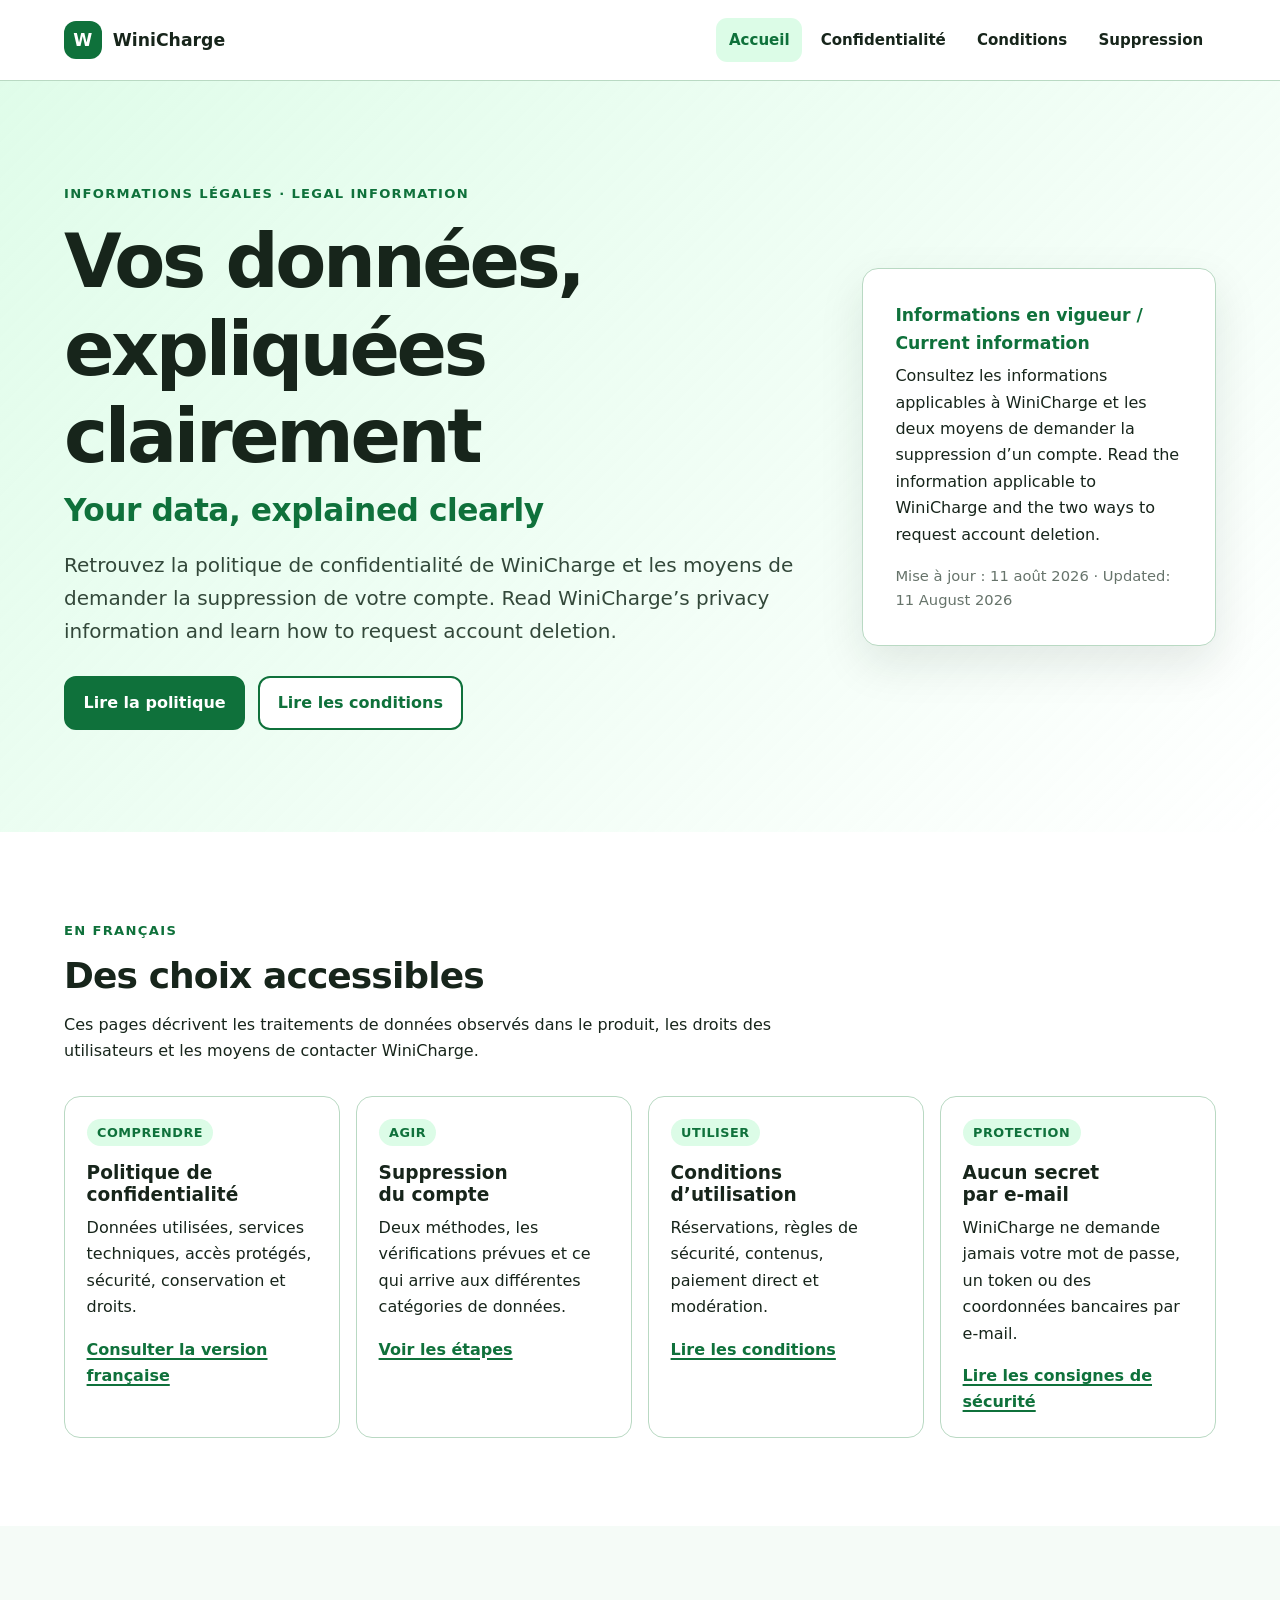
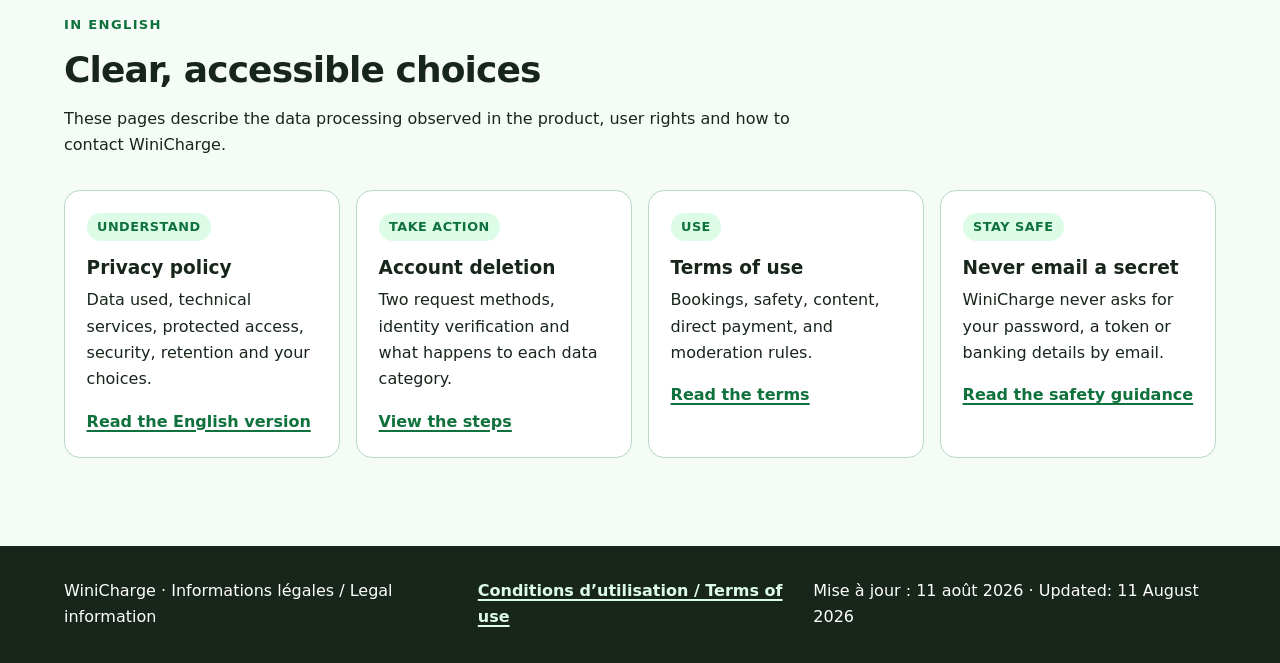
<file: index.html>
<!doctype html>
<html lang="fr">
  <head>
    <meta charset="utf-8">
    <meta name="viewport" content="width=device-width, initial-scale=1">
    <meta name="description" content="Informations de confidentialité et options de suppression de compte pour l’application WiniCharge.">
    <meta name="referrer" content="no-referrer">
    <title>Informations légales | WiniCharge</title>
    <link rel="stylesheet" href="styles.css">
  </head>
  <body>
    <a class="skip-link" href="#contenu">Aller au contenu / Skip to content</a>
    <header class="site-header">
      <div class="shell header-inner">
        <a class="brand" href="./" aria-label="WiniCharge — accueil">
          <span class="brand-mark" aria-hidden="true">W</span>
          <span>WiniCharge</span>
        </a>
        <nav class="site-nav" aria-label="Navigation principale / Main navigation">
          <ul>
            <li><a href="./" aria-current="page">Accueil</a></li>
            <li><a href="privacy/">Confidentialité</a></li>
            <li><a href="terms/">Conditions</a></li>
            <li><a href="delete-account/">Suppression</a></li>
          </ul>
        </nav>
      </div>
    </header>

    <main id="contenu" tabindex="-1">
      <section class="hero">
        <div class="shell hero-grid">
          <div>
            <p class="eyebrow">Informations légales · Legal information</p>
            <h1>
              Vos données, expliquées clairement
              <span class="title-translation" lang="en">Your data, explained clearly</span>
            </h1>
            <p class="lead">
              Retrouvez la politique de confidentialité de WiniCharge et les moyens de demander la suppression de votre compte.
              <span lang="en">Read WiniCharge’s privacy information and learn how to request account deletion.</span>
            </p>
            <div class="button-row">
              <a class="button" href="privacy/">Lire la politique</a>
              <a class="button button-secondary" href="terms/">Lire les conditions</a>
            </div>
          </div>
          <aside class="hero-panel" aria-label="État du document / Document status">
            <strong>Informations en vigueur / Current information</strong>
            <p>
              Consultez les informations applicables à WiniCharge et les deux moyens de demander la suppression d’un compte.
              <span lang="en">Read the information applicable to WiniCharge and the two ways to request account deletion.</span>
            </p>
            <p class="updated">Mise à jour : 11 août 2026 · Updated: 11 August 2026</p>
          </aside>
        </div>
      </section>

      <section class="section" id="francais" lang="fr" aria-labelledby="accueil-fr">
        <div class="shell">
          <div class="section-heading">
            <p class="eyebrow">En français</p>
            <h2 id="accueil-fr">Des choix accessibles</h2>
            <p>
              Ces pages décrivent les traitements de données observés dans le produit, les droits des utilisateurs et les moyens de contacter WiniCharge.
            </p>
          </div>
          <div class="card-grid">
            <article class="card">
              <span class="card-label">Comprendre</span>
              <h3>Politique de confidentialité</h3>
              <p>Données utilisées, services techniques, accès protégés, sécurité, conservation et droits.</p>
              <a href="privacy/#francais">Consulter la version française</a>
            </article>
            <article class="card">
              <span class="card-label">Agir</span>
              <h3>Suppression du compte</h3>
              <p>Deux méthodes, les vérifications prévues et ce qui arrive aux différentes catégories de données.</p>
              <a href="delete-account/#francais">Voir les étapes</a>
            </article>
            <article class="card">
              <span class="card-label">Utiliser</span>
              <h3>Conditions d’utilisation</h3>
              <p>Réservations, règles de sécurité, contenus, paiement direct et modération.</p>
              <a href="terms/#francais">Lire les conditions</a>
            </article>
            <article class="card">
              <span class="card-label">Protection</span>
              <h3>Aucun secret par e-mail</h3>
              <p>WiniCharge ne demande jamais votre mot de passe, un token ou des coordonnées bancaires par e-mail.</p>
              <a href="delete-account/#securite-fr">Lire les consignes de sécurité</a>
            </article>
          </div>
        </div>
      </section>

      <section class="section section-soft" id="english" lang="en" aria-labelledby="home-en">
        <div class="shell">
          <div class="section-heading">
            <p class="eyebrow">In English</p>
            <h2 id="home-en">Clear, accessible choices</h2>
            <p>
              These pages describe the data processing observed in the product, user rights and how to contact WiniCharge.
            </p>
          </div>
          <div class="card-grid">
            <article class="card">
              <span class="card-label">Understand</span>
              <h3>Privacy policy</h3>
              <p>Data used, technical services, protected access, security, retention and your choices.</p>
              <a href="privacy/#english">Read the English version</a>
            </article>
            <article class="card">
              <span class="card-label">Take action</span>
              <h3>Account deletion</h3>
              <p>Two request methods, identity verification and what happens to each data category.</p>
              <a href="delete-account/#english">View the steps</a>
            </article>
            <article class="card">
              <span class="card-label">Use</span>
              <h3>Terms of use</h3>
              <p>Bookings, safety, content, direct payment, and moderation rules.</p>
              <a href="terms/#english">Read the terms</a>
            </article>
            <article class="card">
              <span class="card-label">Stay safe</span>
              <h3>Never email a secret</h3>
              <p>WiniCharge never asks for your password, a token or banking details by email.</p>
              <a href="delete-account/#security-en">Read the safety guidance</a>
            </article>
          </div>
        </div>
      </section>
    </main>

    <footer class="site-footer">
      <div class="shell footer-inner">
        <p>WiniCharge · Informations légales / Legal information</p>
        <p><a href="terms/">Conditions d’utilisation / Terms of use</a></p>
        <p>Mise à jour : 11 août 2026 · Updated: 11 August 2026</p>
      </div>
    </footer>
  </body>
</html>
</file>
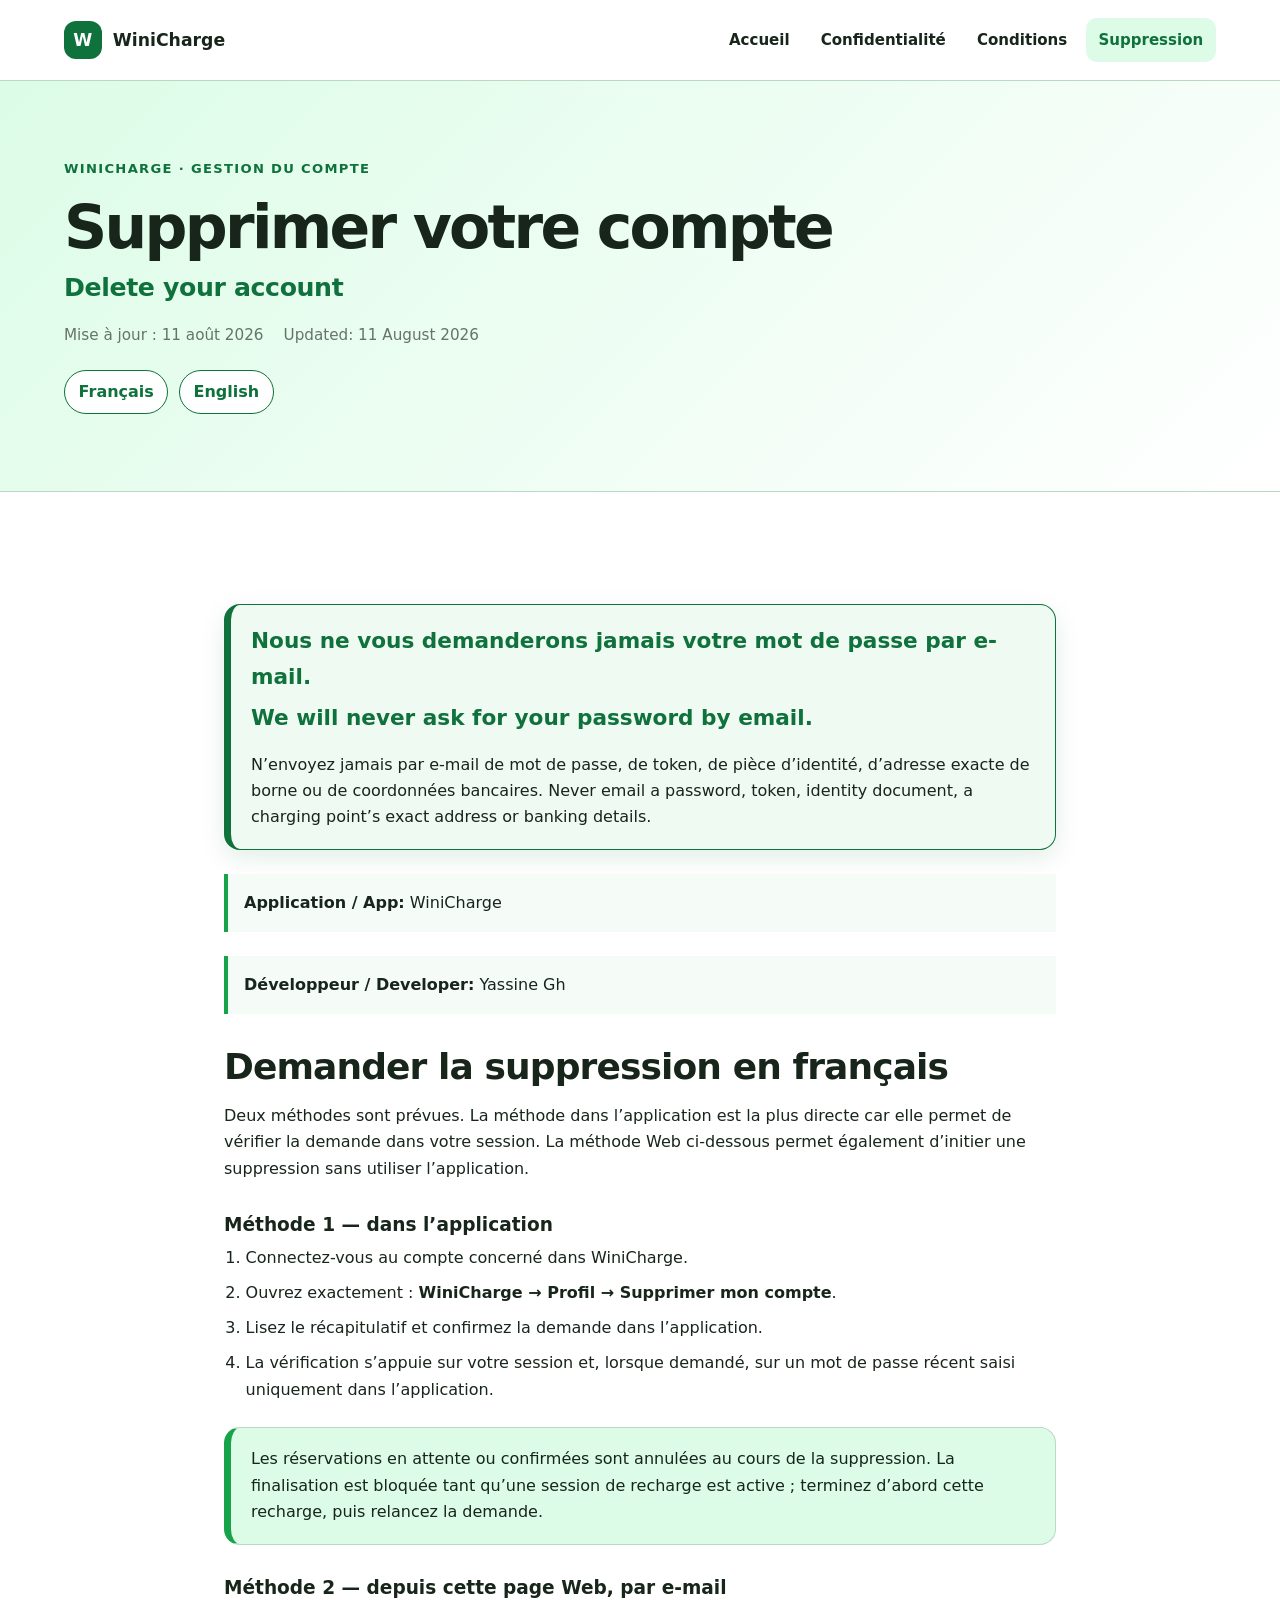
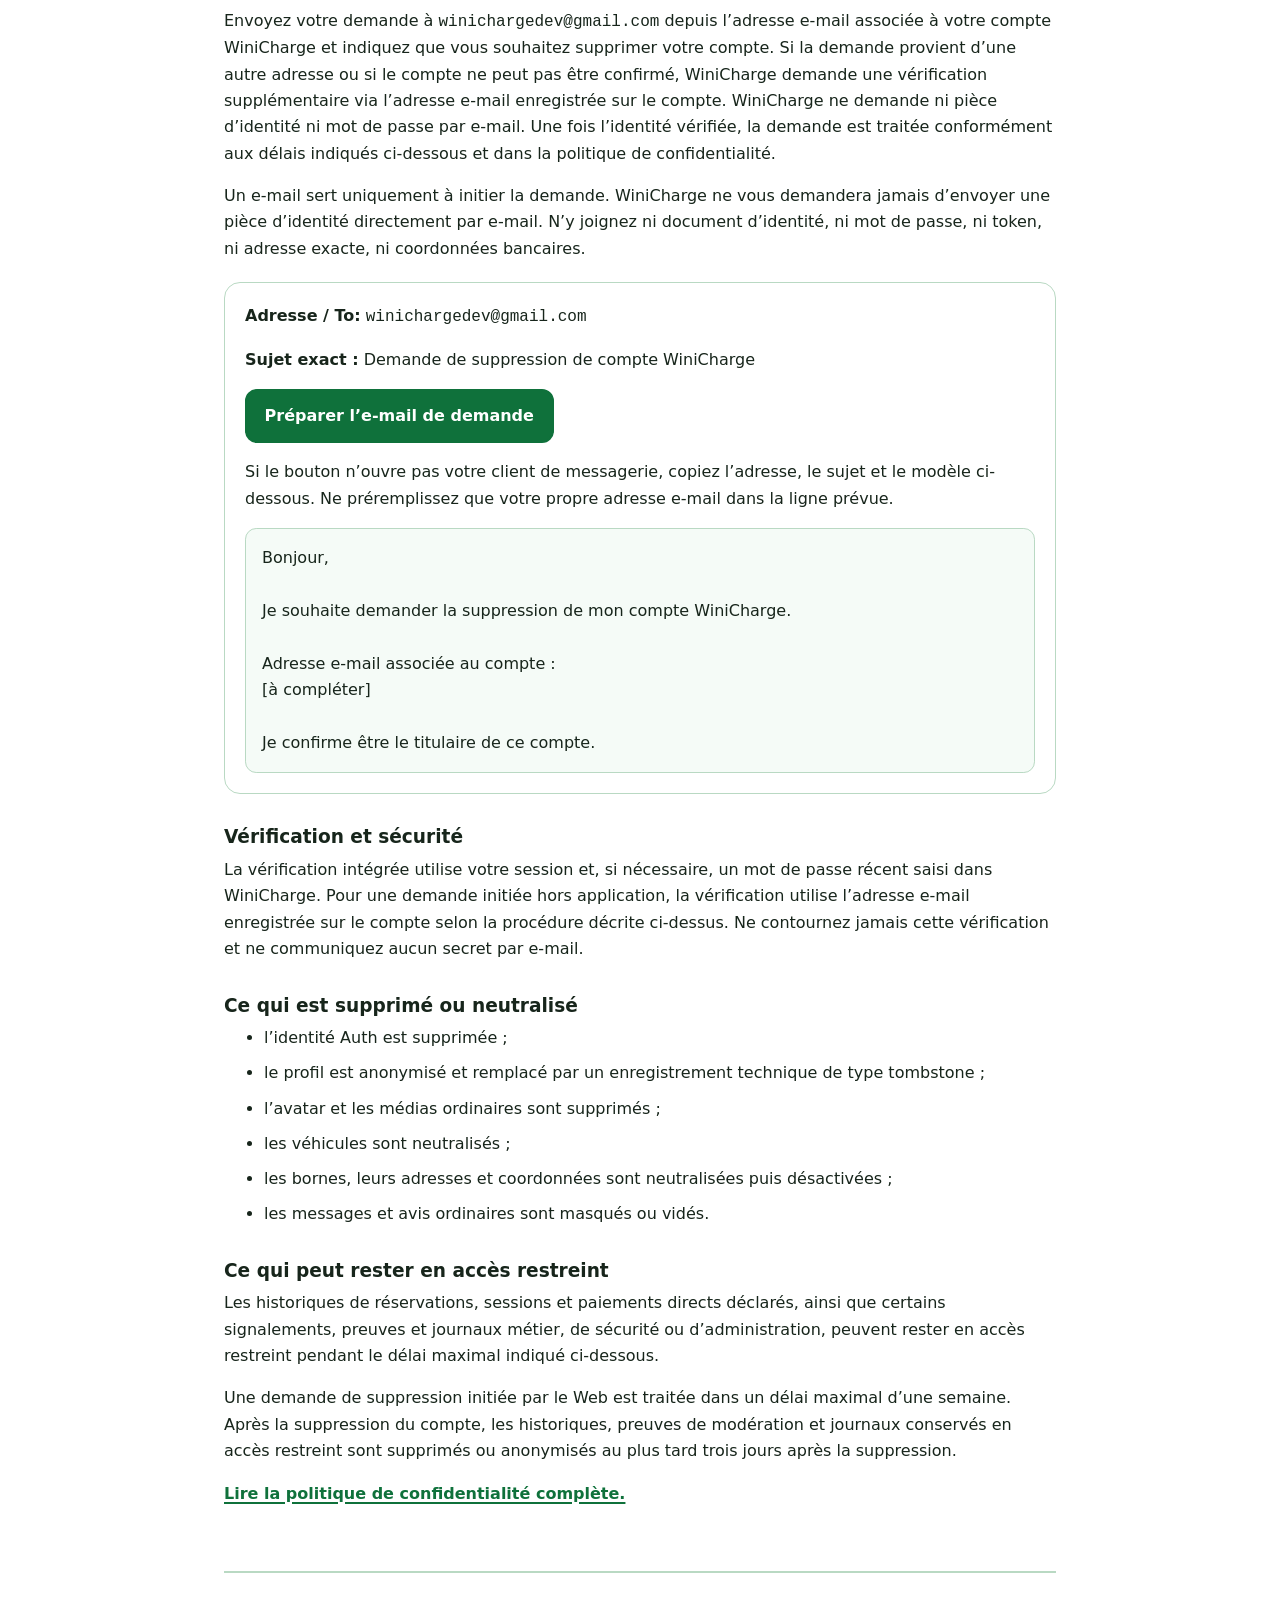
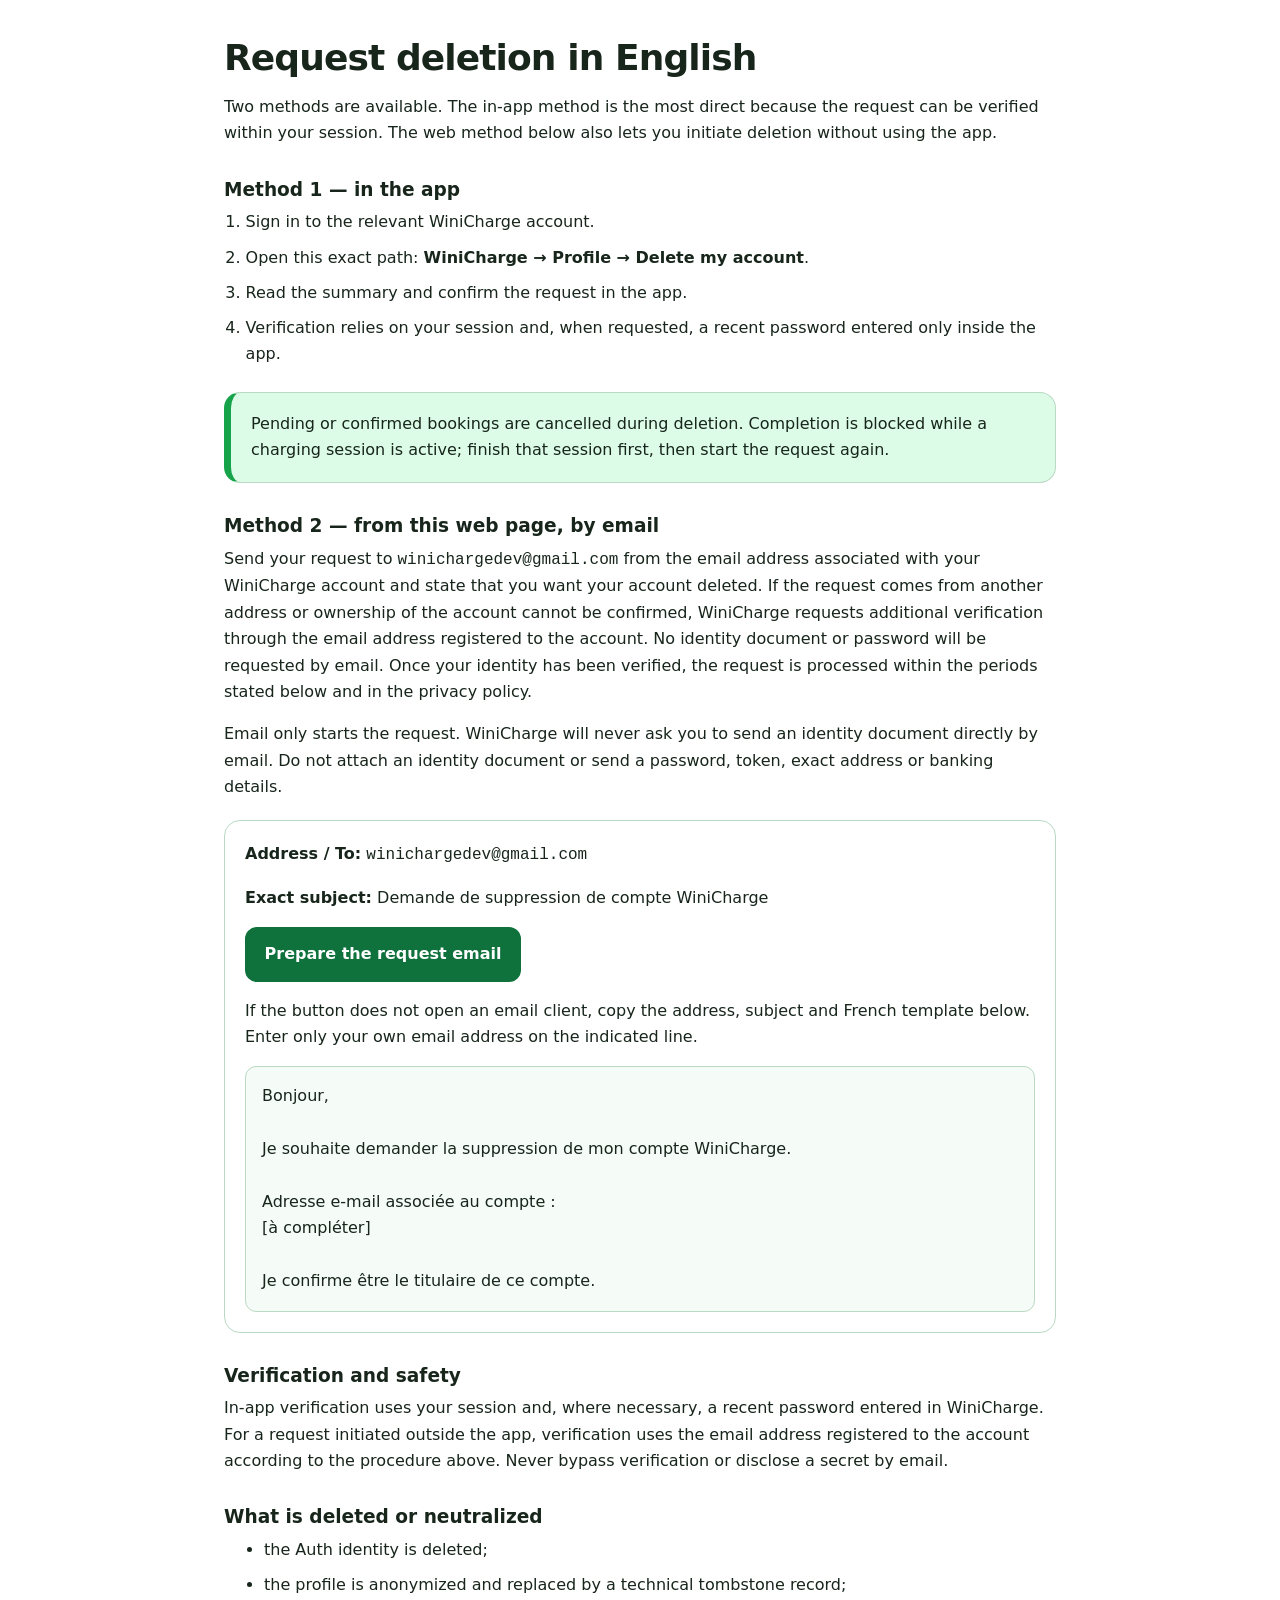
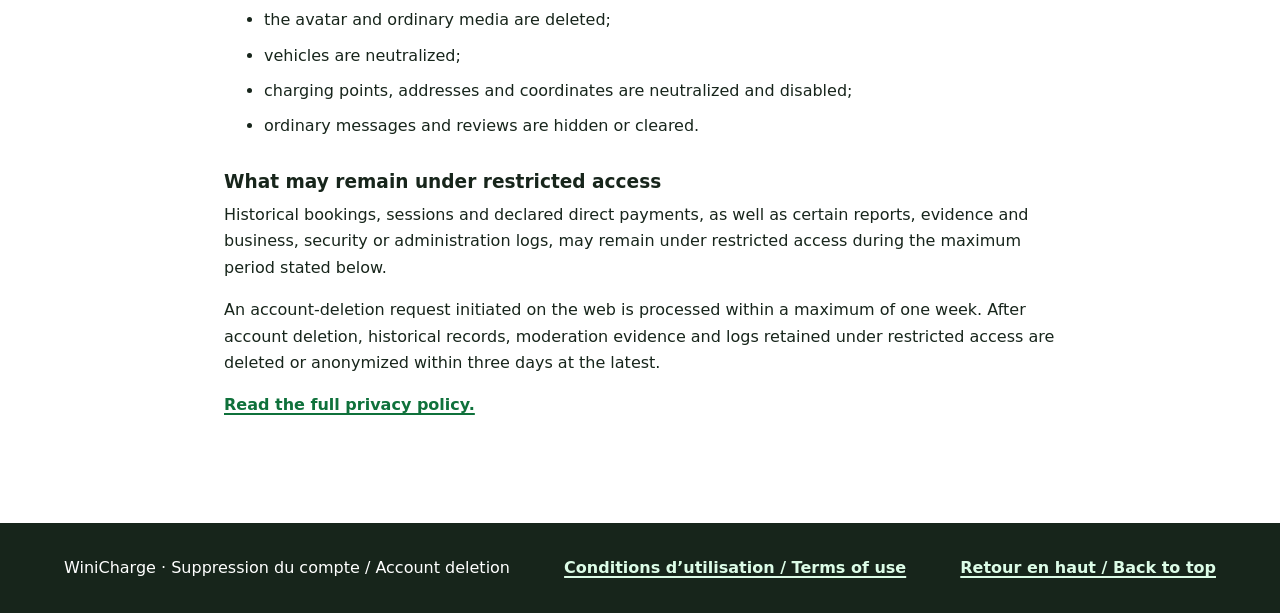
<file: delete-account/index.html>
<!doctype html>
<html lang="fr">
  <head>
    <meta charset="utf-8">
    <meta name="viewport" content="width=device-width, initial-scale=1">
    <meta name="description" content="Procédure bilingue pour demander la suppression d’un compte WiniCharge et comprendre le traitement des données associées.">
    <meta name="referrer" content="no-referrer">
    <title>Suppression du compte | WiniCharge</title>
    <link rel="stylesheet" href="../styles.css">
  </head>
  <body>
    <a class="skip-link" href="#contenu">Aller au contenu / Skip to content</a>
    <header class="site-header">
      <div class="shell header-inner">
        <a class="brand" href="../" aria-label="WiniCharge — accueil">
          <span class="brand-mark" aria-hidden="true">W</span>
          <span>WiniCharge</span>
        </a>
        <nav class="site-nav" aria-label="Navigation principale / Main navigation">
          <ul>
            <li><a href="../">Accueil</a></li>
            <li><a href="../privacy/">Confidentialité</a></li>
            <li><a href="../terms/">Conditions</a></li>
            <li><a href="../delete-account/" aria-current="page">Suppression</a></li>
          </ul>
        </nav>
      </div>
    </header>

    <main id="contenu" tabindex="-1">
      <header class="document-hero">
        <div class="shell">
          <p class="eyebrow">WiniCharge · Gestion du compte</p>
          <h1>
            Supprimer votre compte
            <span class="title-translation" lang="en">Delete your account</span>
          </h1>
          <div class="document-meta">
            <span>Mise à jour : 11 août 2026</span>
            <span lang="en">Updated: 11 August 2026</span>
          </div>
          <nav class="language-switcher" aria-label="Choisir la langue / Choose a language">
            <a href="#francais" hreflang="fr">Français</a>
            <a href="#english" hreflang="en" lang="en">English</a>
          </nav>
        </div>
      </header>

      <div class="section shell prose">
        <aside class="notice notice-critical" aria-label="Alerte de sécurité / Security warning">
          <strong>Nous ne vous demanderons jamais votre mot de passe par e-mail.</strong>
          <p lang="en"><strong>We will never ask for your password by email.</strong></p>
          <p>
            N’envoyez jamais par e-mail de mot de passe, de token, de pièce d’identité, d’adresse exacte de borne ou de coordonnées bancaires.
            <span lang="en">Never email a password, token, identity document, a charging point’s exact address or banking details.</span>
          </p>
        </aside>

        <ul class="fact-list" aria-label="Identification de l’application / App identification">
          <li><strong>Application / App:</strong> WiniCharge</li>
          <li><strong>Développeur / Developer:</strong> Yassine Gh</li>
        </ul>

        <section id="francais" lang="fr" aria-labelledby="titre-fr">
          <h2 id="titre-fr">Demander la suppression en français</h2>
          <p>Deux méthodes sont prévues. La méthode dans l’application est la plus directe car elle permet de vérifier la demande dans votre session. La méthode Web ci-dessous permet également d’initier une suppression sans utiliser l’application.</p>

          <h3>Méthode 1 — dans l’application</h3>
          <ol class="steps">
            <li>Connectez-vous au compte concerné dans WiniCharge.</li>
            <li>Ouvrez exactement : <strong>WiniCharge → Profil → Supprimer mon compte</strong>.</li>
            <li>Lisez le récapitulatif et confirmez la demande dans l’application.</li>
            <li>La vérification s’appuie sur votre session et, lorsque demandé, sur un mot de passe récent saisi uniquement dans l’application.</li>
          </ol>
          <div class="notice">
            <p>
              Les réservations en attente ou confirmées sont annulées au cours de la suppression. La finalisation est bloquée tant qu’une session de recharge est active ; terminez d’abord cette recharge, puis relancez la demande.
            </p>
          </div>

          <h3>Méthode 2 — depuis cette page Web, par e-mail</h3>
          <p>
            Envoyez votre demande à <code>winichargedev@gmail.com</code> depuis l’adresse e-mail associée à votre compte WiniCharge et indiquez que vous souhaitez supprimer votre compte. Si la demande provient d’une autre adresse ou si le compte ne peut pas être confirmé, WiniCharge demande une vérification supplémentaire via l’adresse e-mail enregistrée sur le compte. WiniCharge ne demande ni pièce d’identité ni mot de passe par e-mail. Une fois l’identité vérifiée, la demande est traitée conformément aux délais indiqués ci-dessous et dans la politique de confidentialité.
          </p>
          <p>
            Un e-mail sert uniquement à initier la demande. WiniCharge ne vous demandera jamais d’envoyer une pièce d’identité directement par e-mail. N’y joignez ni document d’identité, ni mot de passe, ni token, ni adresse exacte, ni coordonnées bancaires.
          </p>
          <div class="email-panel" id="demande-email">
            <p><strong>Adresse / To:</strong> <code>winichargedev@gmail.com</code></p>
            <p><strong>Sujet exact :</strong> Demande de suppression de compte WiniCharge</p>
            <p>
              <a class="button" href="mailto:winichargedev@gmail.com?subject=Demande%20de%20suppression%20de%20compte%20WiniCharge&amp;body=Bonjour%2C%0A%0AJe%20souhaite%20demander%20la%20suppression%20de%20mon%20compte%20WiniCharge.%0A%0AAdresse%20e-mail%20associ%C3%A9e%20au%20compte%20%3A%0A%5B%C3%A0%20compl%C3%A9ter%5D%0A%0AJe%20confirme%20%C3%AAtre%20le%20titulaire%20de%20ce%20compte.">Préparer l’e-mail de demande</a>
            </p>
            <p>Si le bouton n’ouvre pas votre client de messagerie, copiez l’adresse, le sujet et le modèle ci-dessous. Ne préremplissez que votre propre adresse e-mail dans la ligne prévue.</p>
            <pre class="email-template">Bonjour,

Je souhaite demander la suppression de mon compte WiniCharge.

Adresse e-mail associée au compte :
[à compléter]

Je confirme être le titulaire de ce compte.</pre>
          </div>

          <h3 id="securite-fr">Vérification et sécurité</h3>
          <p>
            La vérification intégrée utilise votre session et, si nécessaire, un mot de passe récent saisi dans WiniCharge. Pour une demande initiée hors application, la vérification utilise l’adresse e-mail enregistrée sur le compte selon la procédure décrite ci-dessus. Ne contournez jamais cette vérification et ne communiquez aucun secret par e-mail.
          </p>

          <h3>Ce qui est supprimé ou neutralisé</h3>
          <ul>
            <li>l’identité Auth est supprimée ;</li>
            <li>le profil est anonymisé et remplacé par un enregistrement technique de type tombstone ;</li>
            <li>l’avatar et les médias ordinaires sont supprimés ;</li>
            <li>les véhicules sont neutralisés ;</li>
            <li>les bornes, leurs adresses et coordonnées sont neutralisées puis désactivées ;</li>
            <li>les messages et avis ordinaires sont masqués ou vidés.</li>
          </ul>

          <h3>Ce qui peut rester en accès restreint</h3>
          <p>
            Les historiques de réservations, sessions et paiements directs déclarés, ainsi que certains signalements, preuves et journaux métier, de sécurité ou d’administration, peuvent rester en accès restreint pendant le délai maximal indiqué ci-dessous.
          </p>
          <p>
            Une demande de suppression initiée par le Web est traitée dans un délai maximal d’une semaine. Après la suppression du compte, les historiques, preuves de modération et journaux conservés en accès restreint sont supprimés ou anonymisés au plus tard trois jours après la suppression.
          </p>
          <p><a href="../privacy/#francais">Lire la politique de confidentialité complète.</a></p>
        </section>

        <section id="english" lang="en" aria-labelledby="title-en">
          <h2 id="title-en">Request deletion in English</h2>
          <p>Two methods are available. The in-app method is the most direct because the request can be verified within your session. The web method below also lets you initiate deletion without using the app.</p>

          <h3>Method 1 — in the app</h3>
          <ol class="steps">
            <li>Sign in to the relevant WiniCharge account.</li>
            <li>Open this exact path: <strong>WiniCharge → Profile → Delete my account</strong>.</li>
            <li>Read the summary and confirm the request in the app.</li>
            <li>Verification relies on your session and, when requested, a recent password entered only inside the app.</li>
          </ol>
          <div class="notice">
            <p>
              Pending or confirmed bookings are cancelled during deletion. Completion is blocked while a charging session is active; finish that session first, then start the request again.
            </p>
          </div>

          <h3>Method 2 — from this web page, by email</h3>
          <p>
            Send your request to <code>winichargedev@gmail.com</code> from the email address associated with your WiniCharge account and state that you want your account deleted. If the request comes from another address or ownership of the account cannot be confirmed, WiniCharge requests additional verification through the email address registered to the account. No identity document or password will be requested by email. Once your identity has been verified, the request is processed within the periods stated below and in the privacy policy.
          </p>
          <p>
            Email only starts the request. WiniCharge will never ask you to send an identity document directly by email. Do not attach an identity document or send a password, token, exact address or banking details.
          </p>
          <div class="email-panel">
            <p><strong>Address / To:</strong> <code>winichargedev@gmail.com</code></p>
            <p><strong>Exact subject:</strong> Demande de suppression de compte WiniCharge</p>
            <p>
              <a class="button" href="mailto:winichargedev@gmail.com?subject=Demande%20de%20suppression%20de%20compte%20WiniCharge&amp;body=Bonjour%2C%0A%0AJe%20souhaite%20demander%20la%20suppression%20de%20mon%20compte%20WiniCharge.%0A%0AAdresse%20e-mail%20associ%C3%A9e%20au%20compte%20%3A%0A%5B%C3%A0%20compl%C3%A9ter%5D%0A%0AJe%20confirme%20%C3%AAtre%20le%20titulaire%20de%20ce%20compte.">Prepare the request email</a>
            </p>
            <p>If the button does not open an email client, copy the address, subject and French template below. Enter only your own email address on the indicated line.</p>
            <pre class="email-template">Bonjour,

Je souhaite demander la suppression de mon compte WiniCharge.

Adresse e-mail associée au compte :
[à compléter]

Je confirme être le titulaire de ce compte.</pre>
          </div>

          <h3 id="security-en">Verification and safety</h3>
          <p>
            In-app verification uses your session and, where necessary, a recent password entered in WiniCharge. For a request initiated outside the app, verification uses the email address registered to the account according to the procedure above. Never bypass verification or disclose a secret by email.
          </p>

          <h3>What is deleted or neutralized</h3>
          <ul>
            <li>the Auth identity is deleted;</li>
            <li>the profile is anonymized and replaced by a technical tombstone record;</li>
            <li>the avatar and ordinary media are deleted;</li>
            <li>vehicles are neutralized;</li>
            <li>charging points, addresses and coordinates are neutralized and disabled;</li>
            <li>ordinary messages and reviews are hidden or cleared.</li>
          </ul>

          <h3>What may remain under restricted access</h3>
          <p>
            Historical bookings, sessions and declared direct payments, as well as certain reports, evidence and business, security or administration logs, may remain under restricted access during the maximum period stated below.
          </p>
          <p>
            An account-deletion request initiated on the web is processed within a maximum of one week. After account deletion, historical records, moderation evidence and logs retained under restricted access are deleted or anonymized within three days at the latest.
          </p>
          <p><a href="../privacy/#english">Read the full privacy policy.</a></p>
        </section>
      </div>
    </main>

    <footer class="site-footer">
      <div class="shell footer-inner">
        <p>WiniCharge · Suppression du compte / Account deletion</p>
        <p><a href="../terms/">Conditions d’utilisation / Terms of use</a></p>
        <p><a href="#contenu">Retour en haut / Back to top</a></p>
      </div>
    </footer>
  </body>
</html>
</file>
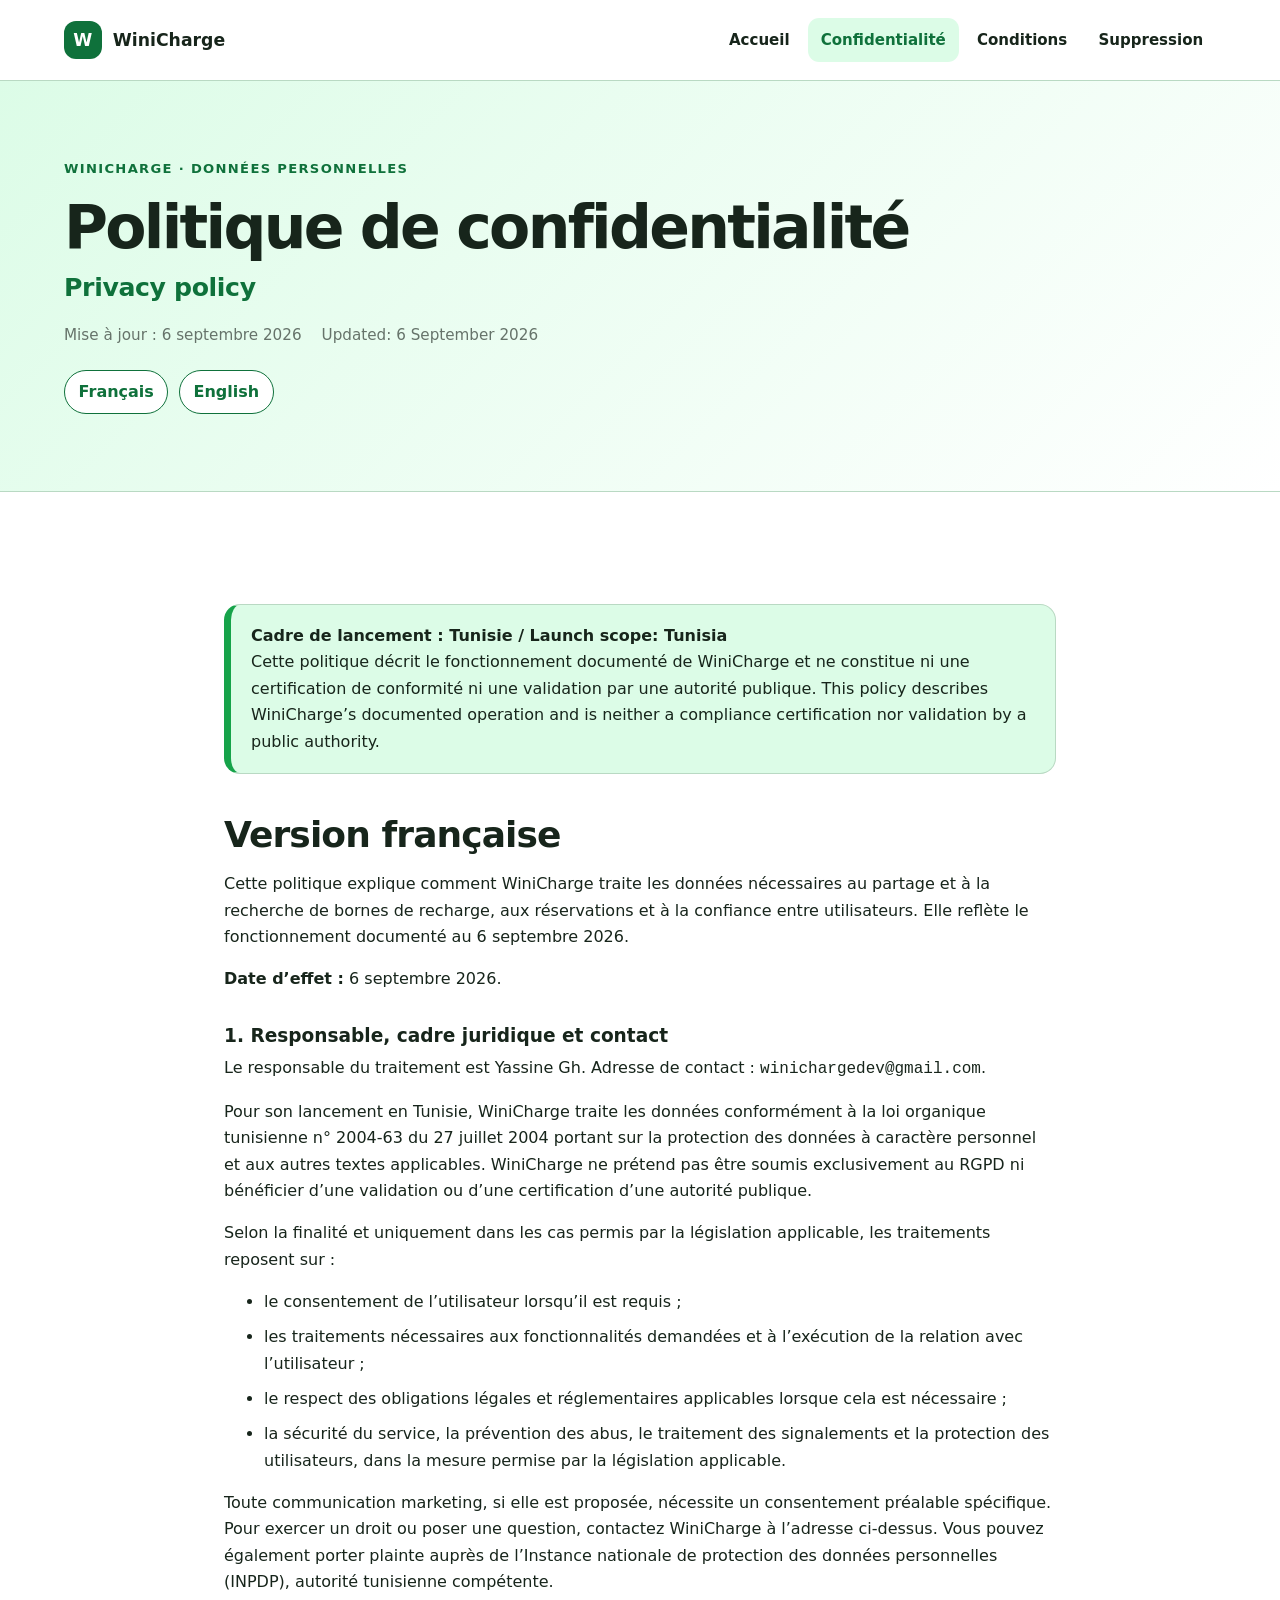
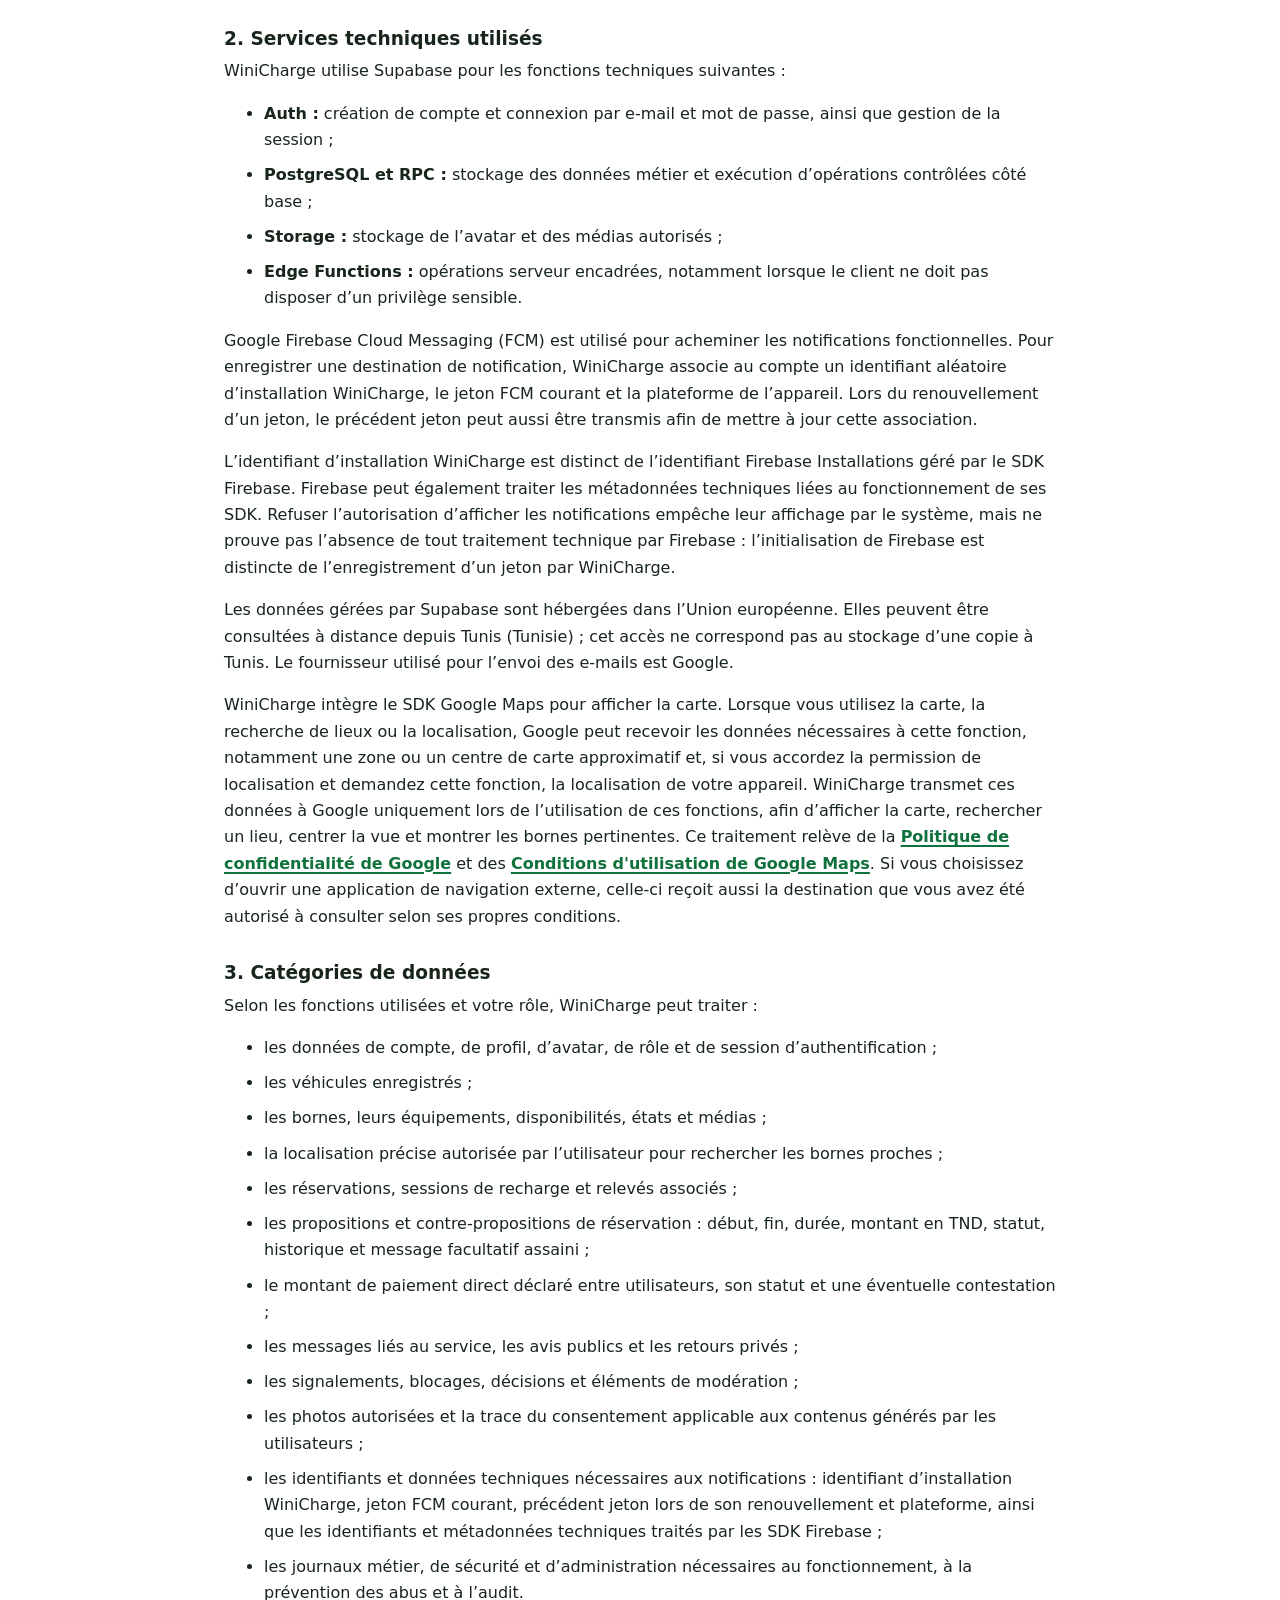
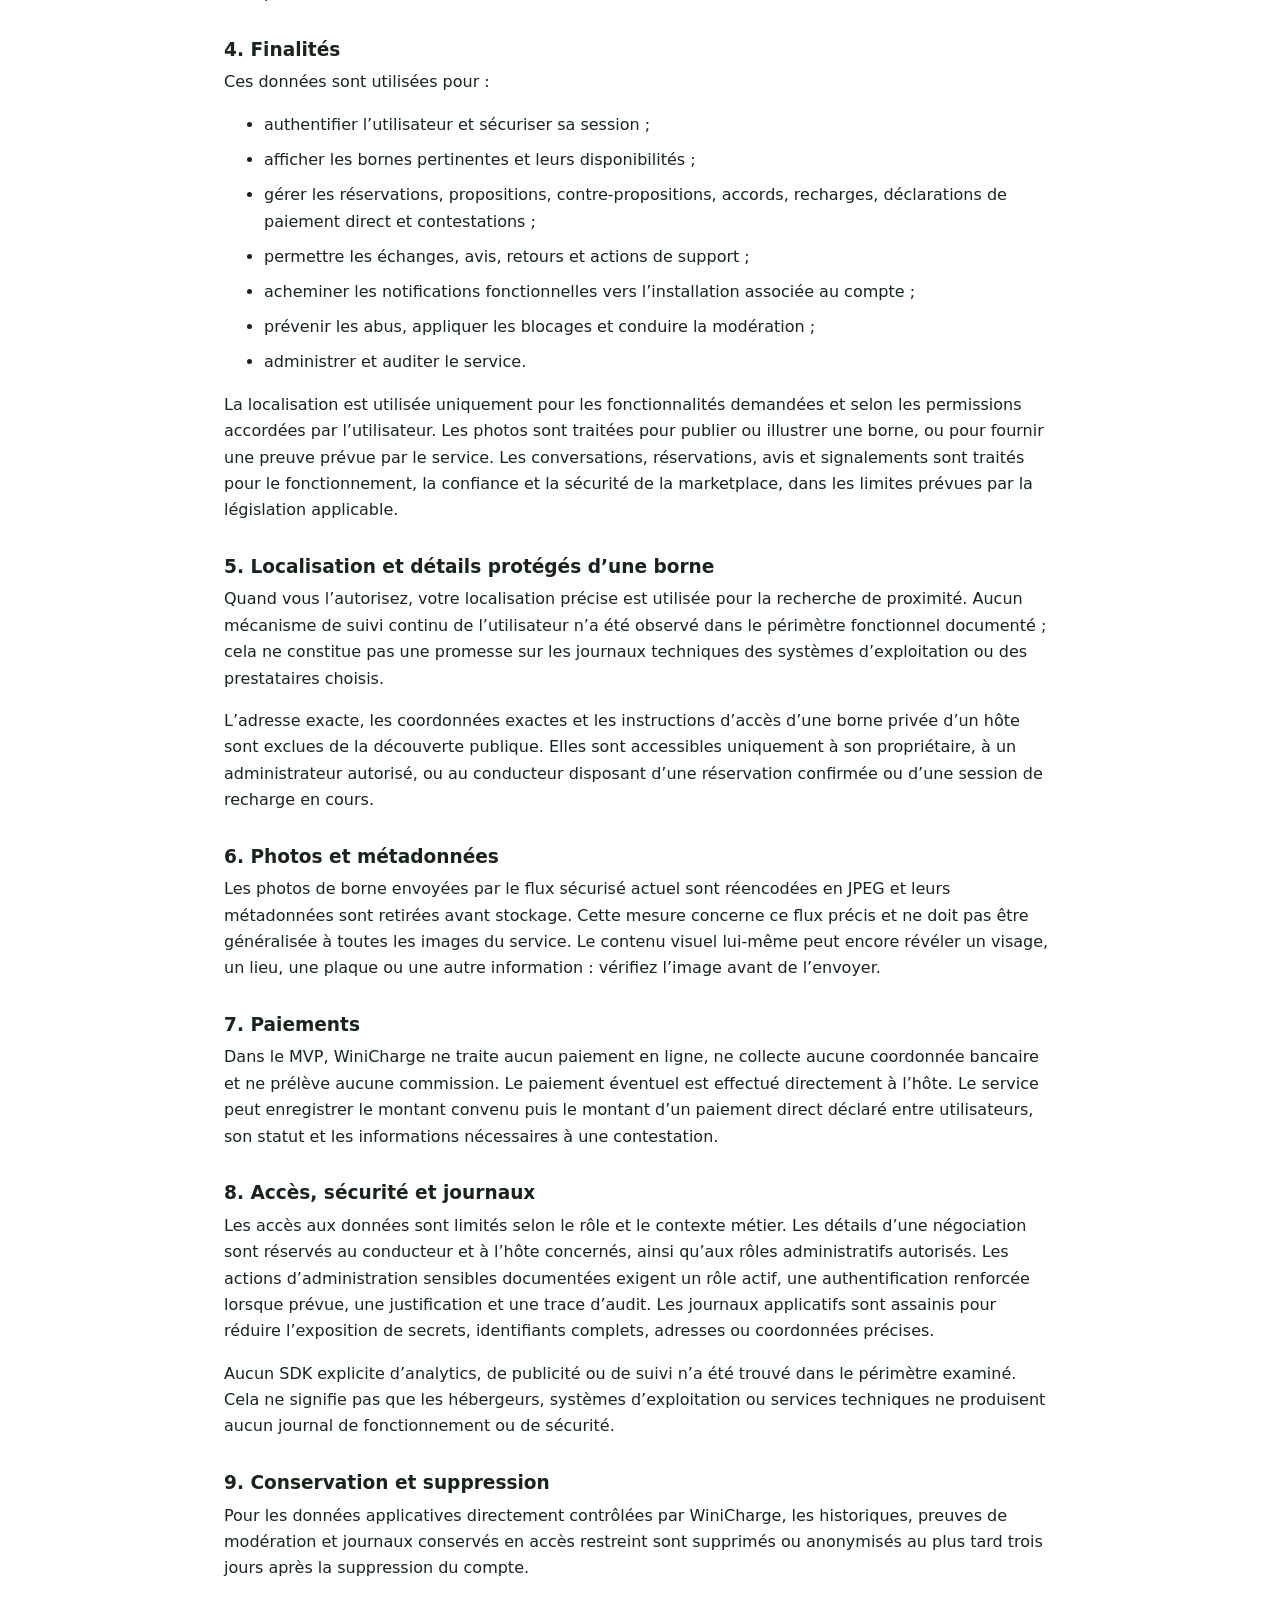
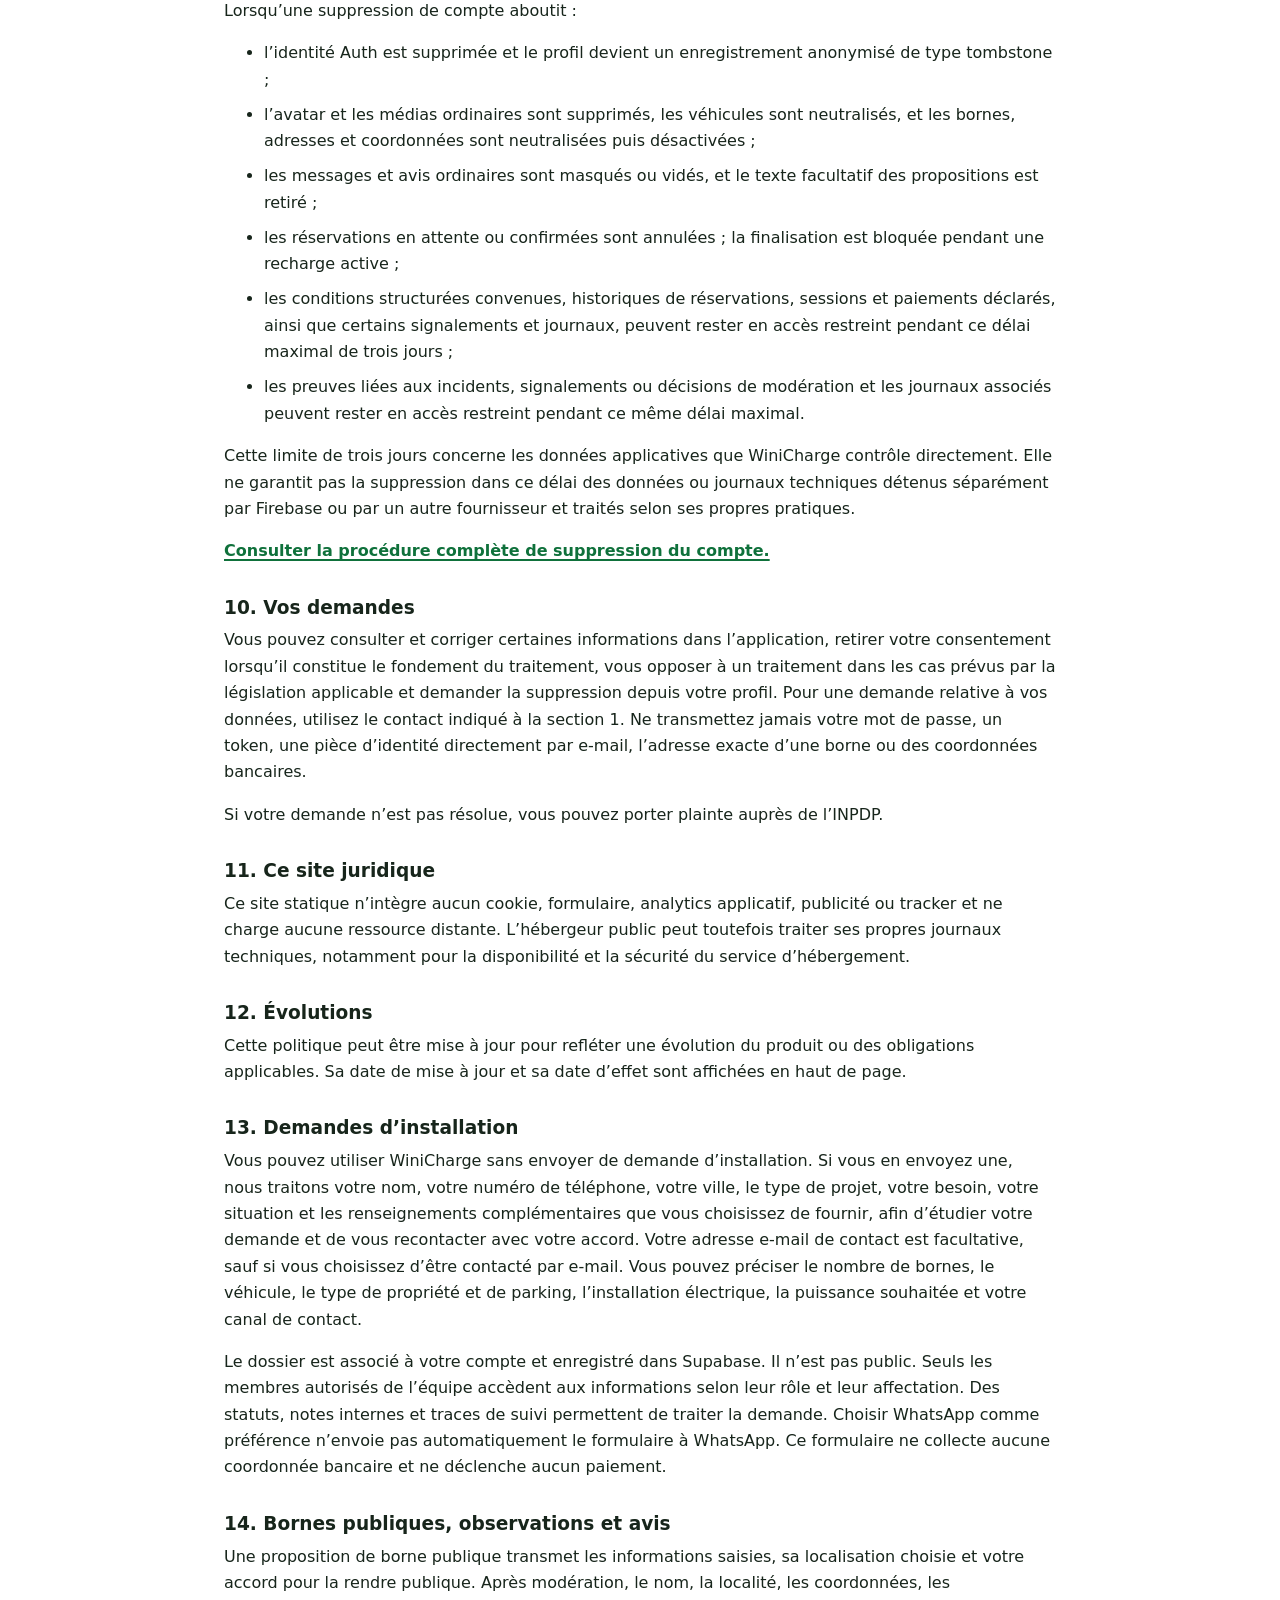
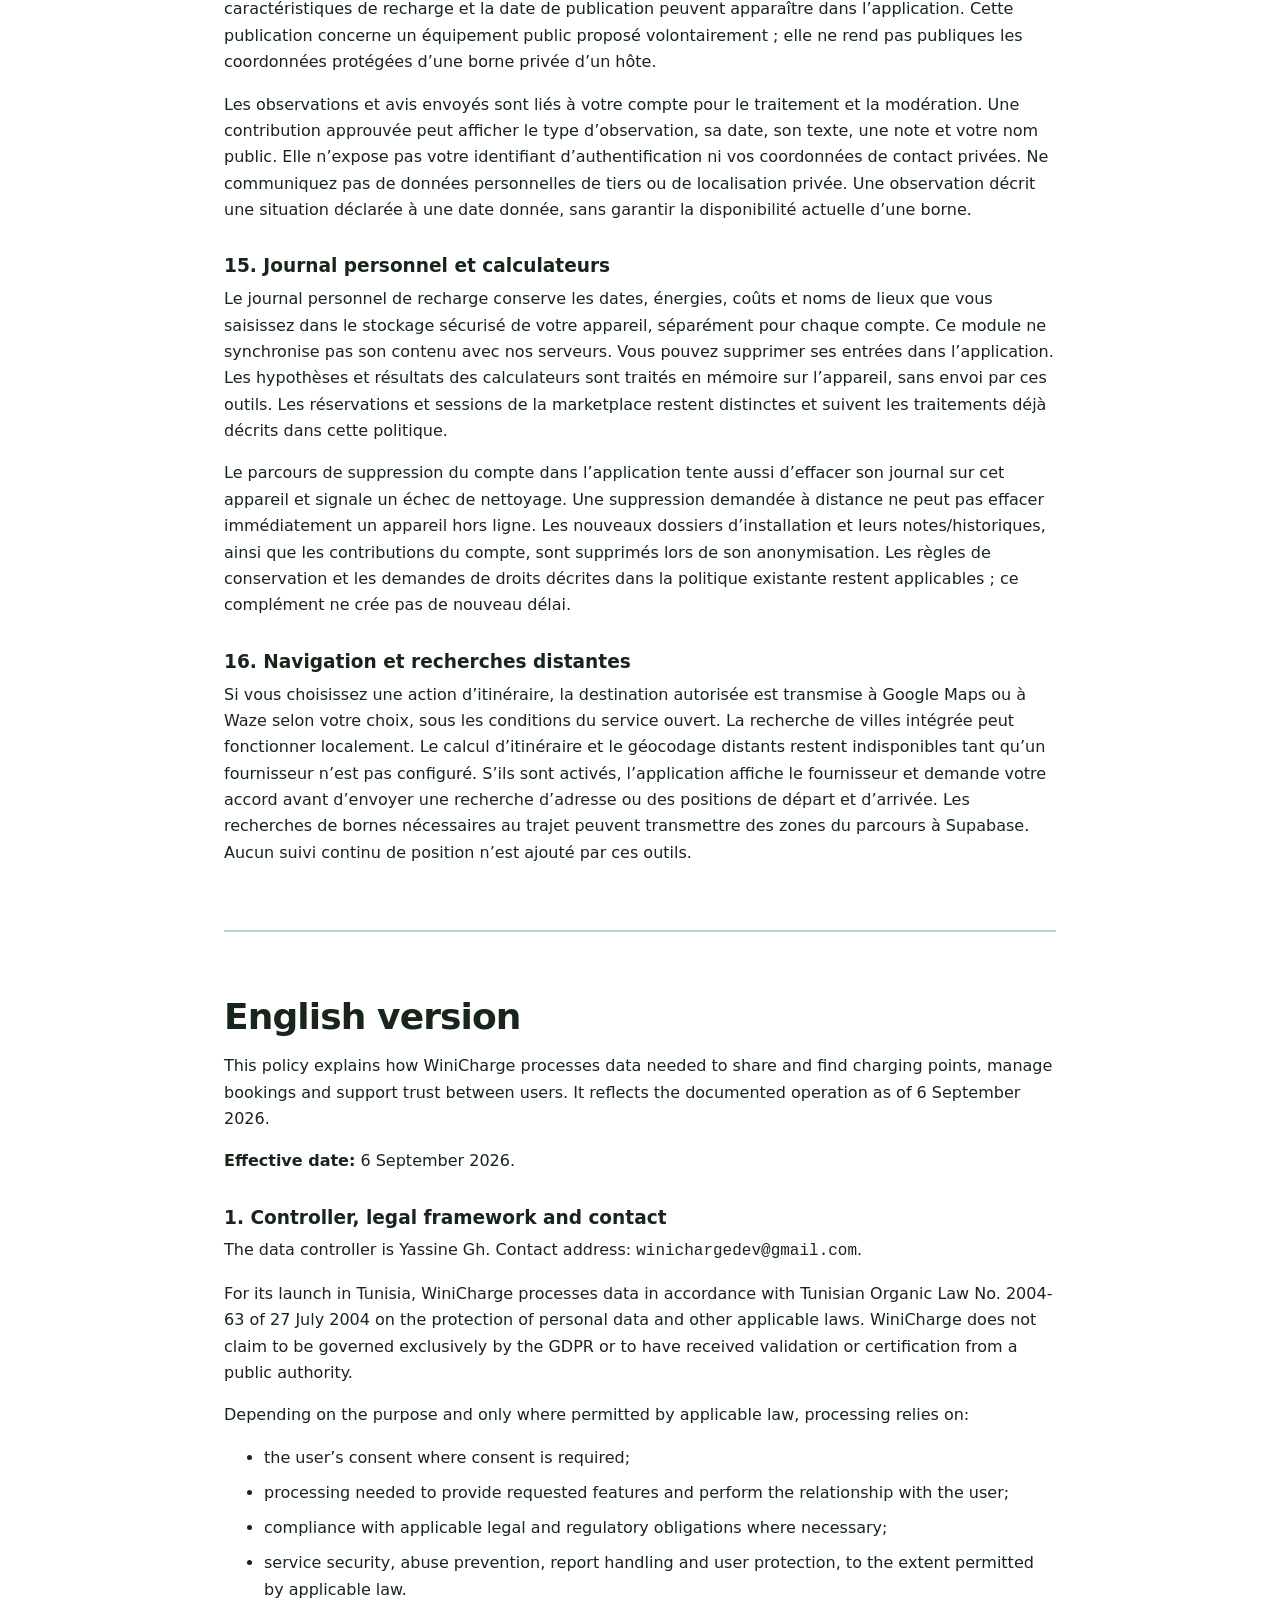
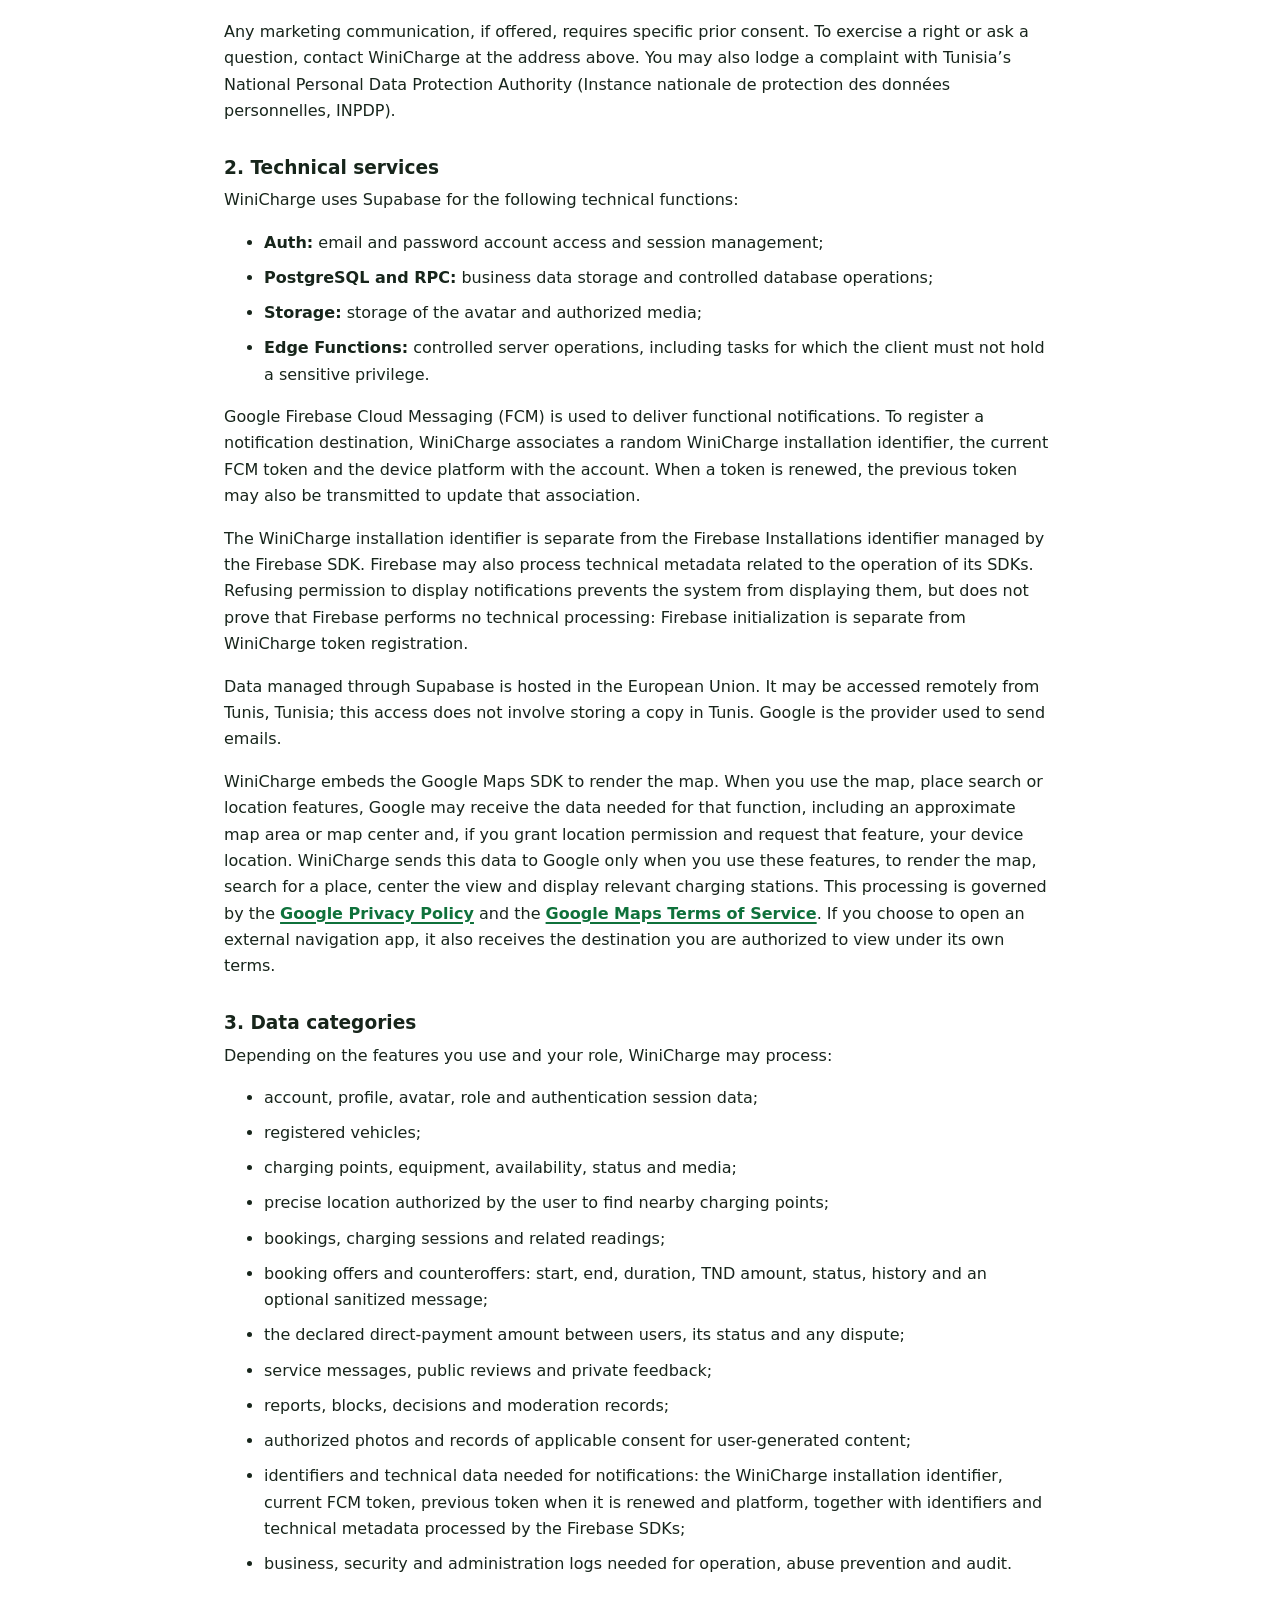
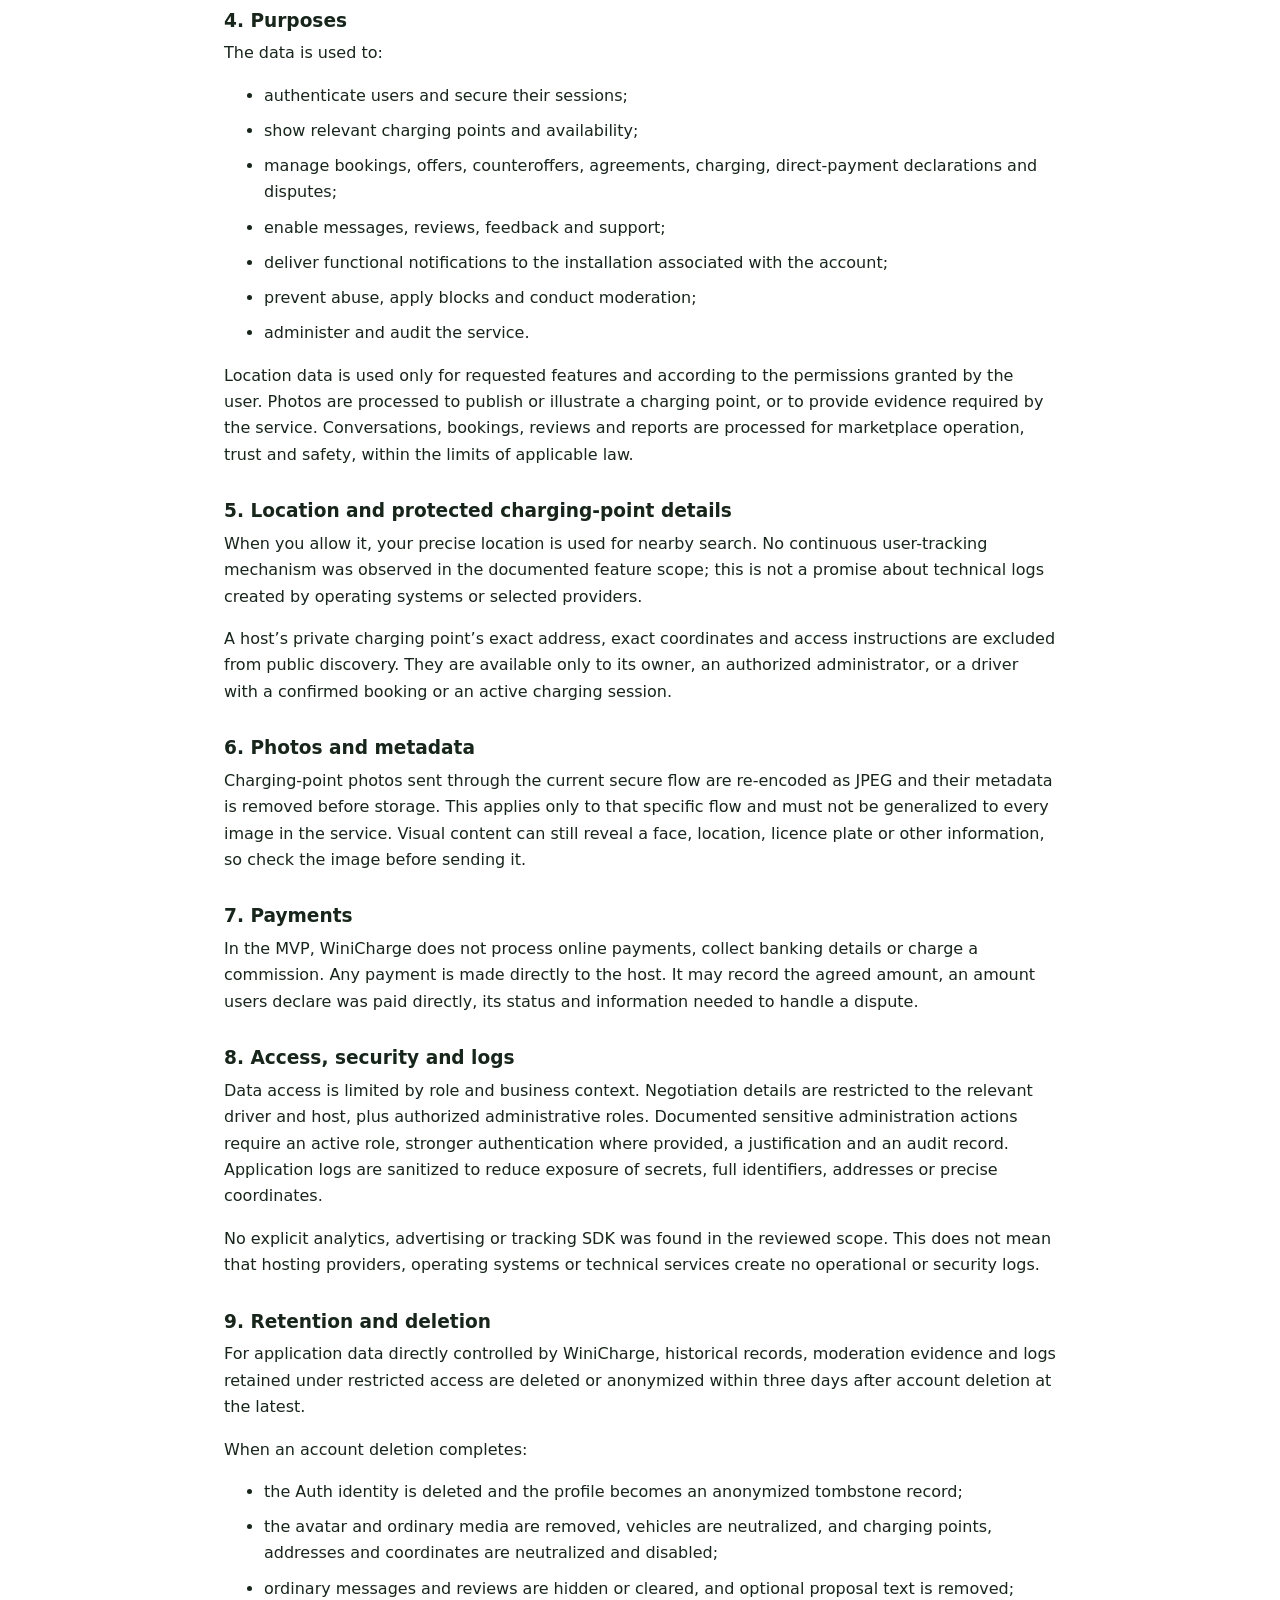
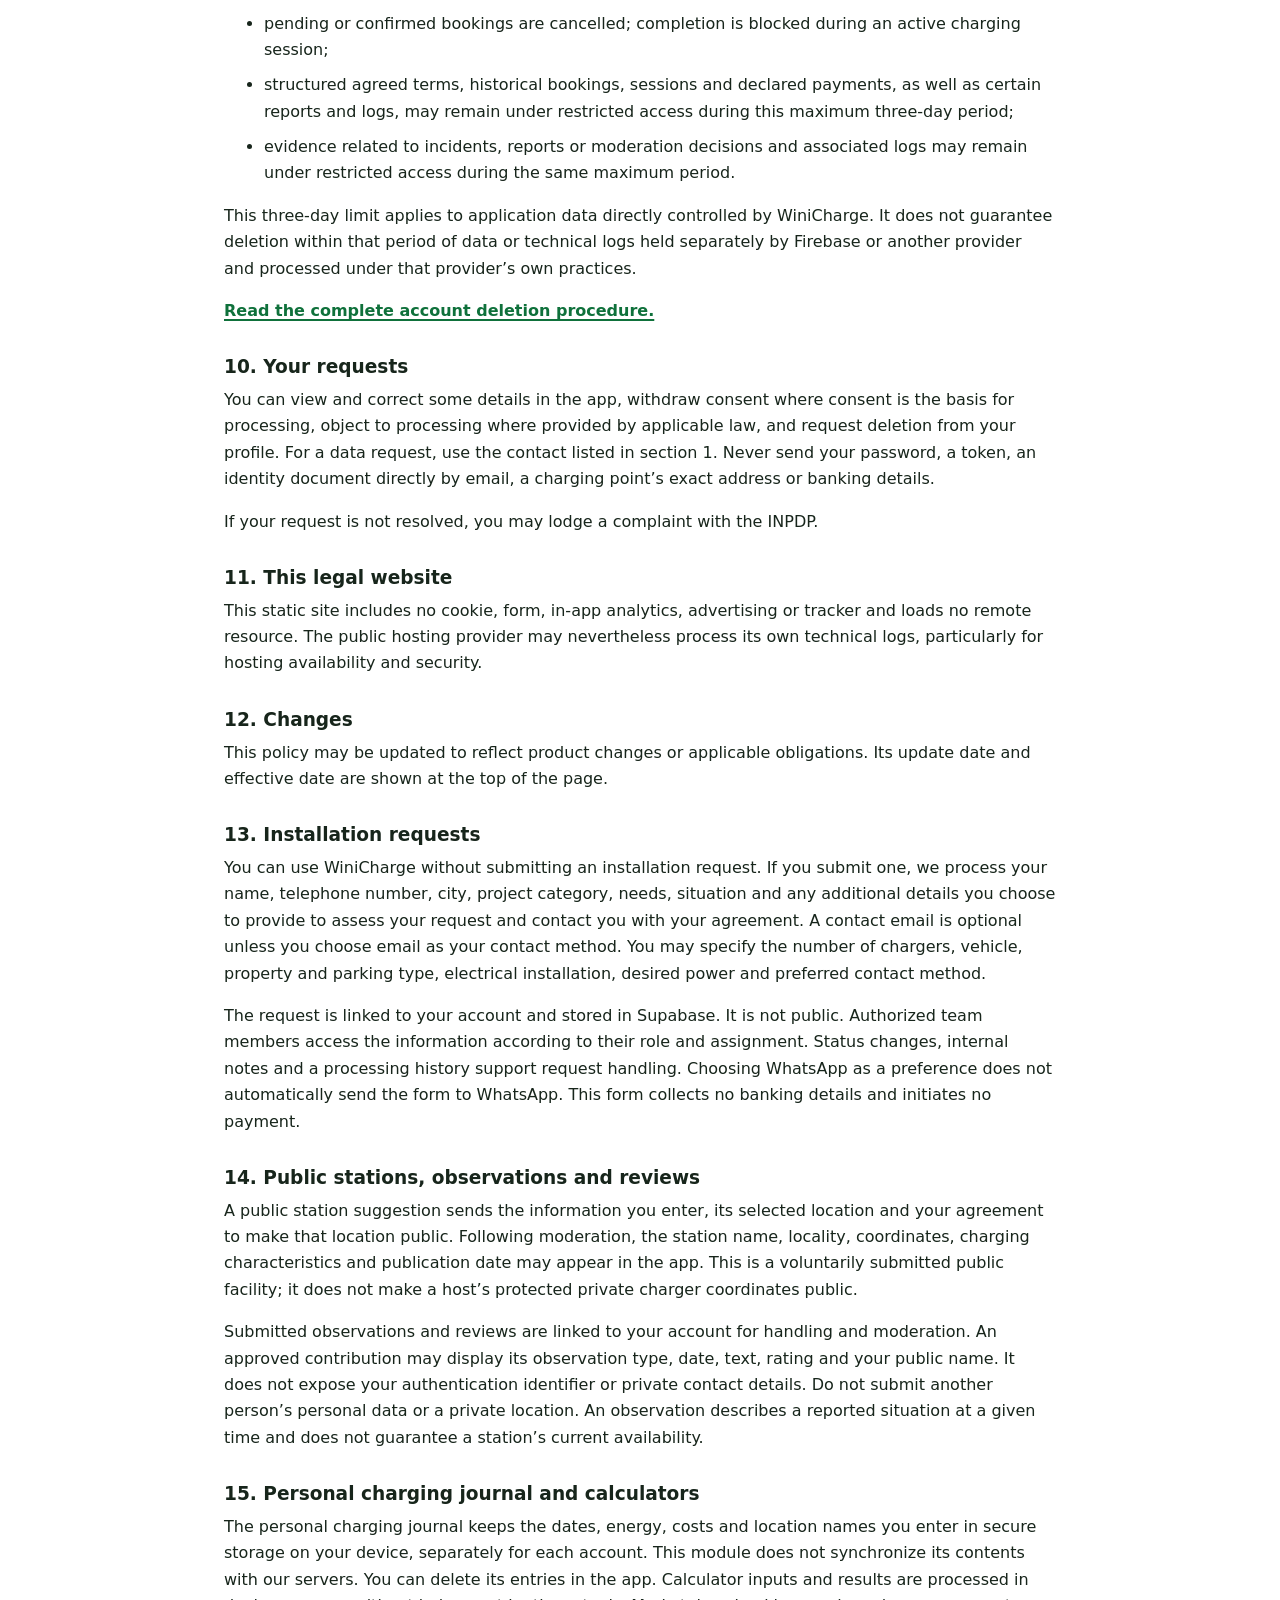
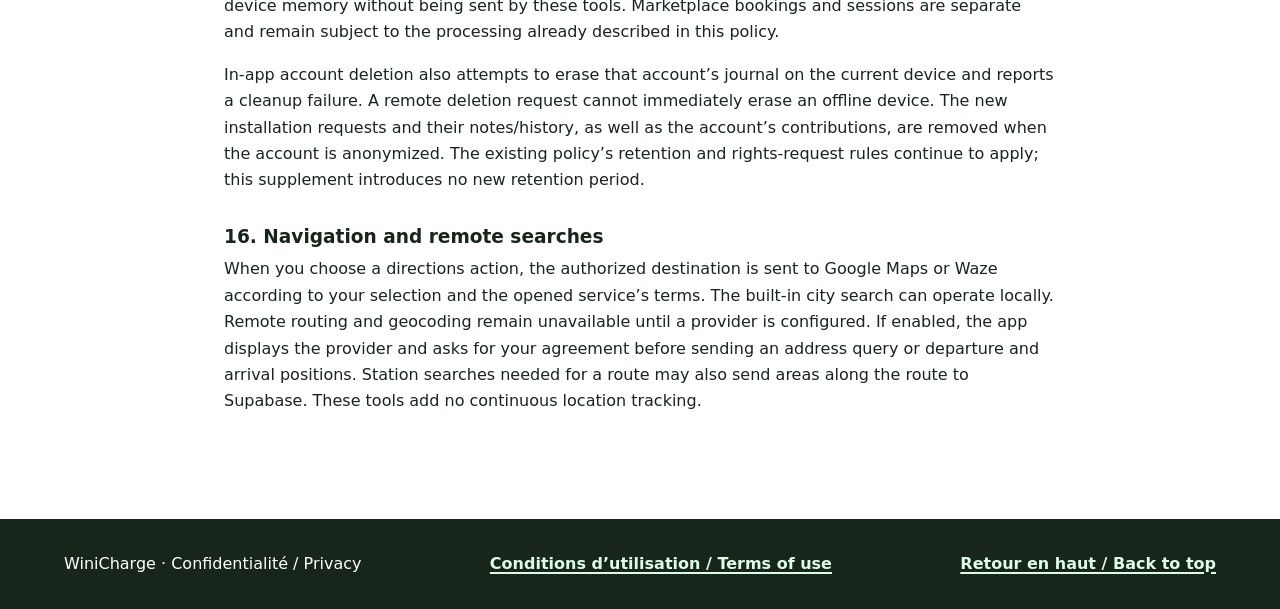
<file: privacy/index.html>
<!doctype html>
<html lang="fr">
  <head>
    <meta charset="utf-8">
    <meta name="viewport" content="width=device-width, initial-scale=1">
    <meta name="description" content="Politique de confidentialité bilingue de l’application WiniCharge : données, usages, sécurité et choix des utilisateurs.">
    <meta name="referrer" content="no-referrer">
    <title>Politique de confidentialité | WiniCharge</title>
    <link rel="stylesheet" href="../styles.css">
  </head>
  <body>
    <a class="skip-link" href="#contenu">Aller au contenu / Skip to content</a>
    <header class="site-header">
      <div class="shell header-inner">
        <a class="brand" href="../" aria-label="WiniCharge — accueil">
          <span class="brand-mark" aria-hidden="true">W</span>
          <span>WiniCharge</span>
        </a>
        <nav class="site-nav" aria-label="Navigation principale / Main navigation">
          <ul>
            <li><a href="../">Accueil</a></li>
            <li><a href="../privacy/" aria-current="page">Confidentialité</a></li>
            <li><a href="../terms/">Conditions</a></li>
            <li><a href="../delete-account/">Suppression</a></li>
          </ul>
        </nav>
      </div>
    </header>

    <main id="contenu" tabindex="-1">
      <header class="document-hero">
        <div class="shell">
          <p class="eyebrow">WiniCharge · Données personnelles</p>
          <h1>
            Politique de confidentialité
            <span class="title-translation" lang="en">Privacy policy</span>
          </h1>
          <div class="document-meta">
            <span>Mise à jour : 6 septembre 2026</span>
            <span lang="en">Updated: 6 September 2026</span>
          </div>
          <nav class="language-switcher" aria-label="Choisir la langue / Choose a language">
            <a href="#francais" hreflang="fr">Français</a>
            <a href="#english" hreflang="en" lang="en">English</a>
          </nav>
        </div>
      </header>

      <div class="section shell prose">
        <aside class="notice" aria-label="Cadre de la politique / Policy scope">
          <strong>Cadre de lancement : Tunisie / Launch scope: Tunisia</strong>
          <p>
            Cette politique décrit le fonctionnement documenté de WiniCharge et ne constitue ni une certification de conformité ni une validation par une autorité publique.
            <span lang="en">This policy describes WiniCharge’s documented operation and is neither a compliance certification nor validation by a public authority.</span>
          </p>
        </aside>

        <section id="francais" lang="fr" aria-labelledby="titre-fr">
          <h2 id="titre-fr">Version française</h2>
          <p>
            Cette politique explique comment WiniCharge traite les données nécessaires au partage et à la recherche de bornes de recharge, aux réservations et à la confiance entre utilisateurs. Elle reflète le fonctionnement documenté au 6 septembre 2026.
          </p>
          <p>
            <strong>Date d’effet :</strong> 6 septembre 2026.
          </p>

          <h3>1. Responsable, cadre juridique et contact</h3>
          <p>
            Le responsable du traitement est Yassine Gh. Adresse de contact : <code>winichargedev@gmail.com</code>.
          </p>
          <p>
            Pour son lancement en Tunisie, WiniCharge traite les données conformément à la loi organique tunisienne n° 2004-63 du 27 juillet 2004 portant sur la protection des données à caractère personnel et aux autres textes applicables. WiniCharge ne prétend pas être soumis exclusivement au RGPD ni bénéficier d’une validation ou d’une certification d’une autorité publique.
          </p>
          <p>Selon la finalité et uniquement dans les cas permis par la législation applicable, les traitements reposent sur :</p>
          <ul>
            <li>le consentement de l’utilisateur lorsqu’il est requis ;</li>
            <li>les traitements nécessaires aux fonctionnalités demandées et à l’exécution de la relation avec l’utilisateur ;</li>
            <li>le respect des obligations légales et réglementaires applicables lorsque cela est nécessaire ;</li>
            <li>la sécurité du service, la prévention des abus, le traitement des signalements et la protection des utilisateurs, dans la mesure permise par la législation applicable.</li>
          </ul>
          <p>
            Toute communication marketing, si elle est proposée, nécessite un consentement préalable spécifique. Pour exercer un droit ou poser une question, contactez WiniCharge à l’adresse ci-dessus. Vous pouvez également porter plainte auprès de l’Instance nationale de protection des données personnelles (INPDP), autorité tunisienne compétente.
          </p>

          <h3>2. Services techniques utilisés</h3>
          <p>WiniCharge utilise Supabase pour les fonctions techniques suivantes :</p>
          <ul>
            <li><strong>Auth :</strong> création de compte et connexion par e-mail et mot de passe, ainsi que gestion de la session ;</li>
            <li><strong>PostgreSQL et RPC :</strong> stockage des données métier et exécution d’opérations contrôlées côté base ;</li>
            <li><strong>Storage :</strong> stockage de l’avatar et des médias autorisés ;</li>
            <li><strong>Edge Functions :</strong> opérations serveur encadrées, notamment lorsque le client ne doit pas disposer d’un privilège sensible.</li>
          </ul>
          <p>
            Google Firebase Cloud Messaging (FCM) est utilisé pour acheminer les notifications fonctionnelles. Pour enregistrer une destination de notification, WiniCharge associe au compte un identifiant aléatoire d’installation WiniCharge, le jeton FCM courant et la plateforme de l’appareil. Lors du renouvellement d’un jeton, le précédent jeton peut aussi être transmis afin de mettre à jour cette association.
          </p>
          <p>
            L’identifiant d’installation WiniCharge est distinct de l’identifiant Firebase Installations géré par le SDK Firebase. Firebase peut également traiter les métadonnées techniques liées au fonctionnement de ses SDK. Refuser l’autorisation d’afficher les notifications empêche leur affichage par le système, mais ne prouve pas l’absence de tout traitement technique par Firebase : l’initialisation de Firebase est distincte de l’enregistrement d’un jeton par WiniCharge.
          </p>
          <p>
            Les données gérées par Supabase sont hébergées dans l’Union européenne. Elles peuvent être consultées à distance depuis Tunis (Tunisie) ; cet accès ne correspond pas au stockage d’une copie à Tunis. Le fournisseur utilisé pour l’envoi des e-mails est Google.
          </p>
          <p>
            WiniCharge intègre le SDK Google Maps pour afficher la carte. Lorsque vous utilisez la carte, la recherche de lieux ou la localisation, Google peut recevoir les données nécessaires à cette fonction, notamment une zone ou un centre de carte approximatif et, si vous accordez la permission de localisation et demandez cette fonction, la localisation de votre appareil. WiniCharge transmet ces données à Google uniquement lors de l’utilisation de ces fonctions, afin d’afficher la carte, rechercher un lieu, centrer la vue et montrer les bornes pertinentes. Ce traitement relève de la <a href="https://policies.google.com/privacy">Politique de confidentialité de Google</a> et des <a href="https://www.google.com/help/terms_maps/">Conditions d'utilisation de Google Maps</a>. Si vous choisissez d’ouvrir une application de navigation externe, celle-ci reçoit aussi la destination que vous avez été autorisé à consulter selon ses propres conditions.
          </p>

          <h3>3. Catégories de données</h3>
          <p>Selon les fonctions utilisées et votre rôle, WiniCharge peut traiter :</p>
          <ul>
            <li>les données de compte, de profil, d’avatar, de rôle et de session d’authentification ;</li>
            <li>les véhicules enregistrés ;</li>
            <li>les bornes, leurs équipements, disponibilités, états et médias ;</li>
            <li>la localisation précise autorisée par l’utilisateur pour rechercher les bornes proches ;</li>
            <li>les réservations, sessions de recharge et relevés associés ;</li>
            <li>les propositions et contre-propositions de réservation : début, fin, durée, montant en TND, statut, historique et message facultatif assaini ;</li>
            <li>le montant de paiement direct déclaré entre utilisateurs, son statut et une éventuelle contestation ;</li>
            <li>les messages liés au service, les avis publics et les retours privés ;</li>
            <li>les signalements, blocages, décisions et éléments de modération ;</li>
            <li>les photos autorisées et la trace du consentement applicable aux contenus générés par les utilisateurs ;</li>
            <li>les identifiants et données techniques nécessaires aux notifications : identifiant d’installation WiniCharge, jeton FCM courant, précédent jeton lors de son renouvellement et plateforme, ainsi que les identifiants et métadonnées techniques traités par les SDK Firebase ;</li>
            <li>les journaux métier, de sécurité et d’administration nécessaires au fonctionnement, à la prévention des abus et à l’audit.</li>
          </ul>

          <h3>4. Finalités</h3>
          <p>Ces données sont utilisées pour :</p>
          <ul>
            <li>authentifier l’utilisateur et sécuriser sa session ;</li>
            <li>afficher les bornes pertinentes et leurs disponibilités ;</li>
            <li>gérer les réservations, propositions, contre-propositions, accords, recharges, déclarations de paiement direct et contestations ;</li>
            <li>permettre les échanges, avis, retours et actions de support ;</li>
            <li>acheminer les notifications fonctionnelles vers l’installation associée au compte ;</li>
            <li>prévenir les abus, appliquer les blocages et conduire la modération ;</li>
            <li>administrer et auditer le service.</li>
          </ul>
          <p>
            La localisation est utilisée uniquement pour les fonctionnalités demandées et selon les permissions accordées par l’utilisateur. Les photos sont traitées pour publier ou illustrer une borne, ou pour fournir une preuve prévue par le service. Les conversations, réservations, avis et signalements sont traités pour le fonctionnement, la confiance et la sécurité de la marketplace, dans les limites prévues par la législation applicable.
          </p>

          <h3>5. Localisation et détails protégés d’une borne</h3>
          <p>
            Quand vous l’autorisez, votre localisation précise est utilisée pour la recherche de proximité. Aucun mécanisme de suivi continu de l’utilisateur n’a été observé dans le périmètre fonctionnel documenté ; cela ne constitue pas une promesse sur les journaux techniques des systèmes d’exploitation ou des prestataires choisis.
          </p>
          <p>
            L’adresse exacte, les coordonnées exactes et les instructions d’accès d’une borne privée d’un hôte sont exclues de la découverte publique. Elles sont accessibles uniquement à son propriétaire, à un administrateur autorisé, ou au conducteur disposant d’une réservation confirmée ou d’une session de recharge en cours.
          </p>

          <h3>6. Photos et métadonnées</h3>
          <p>
            Les photos de borne envoyées par le flux sécurisé actuel sont réencodées en JPEG et leurs métadonnées sont retirées avant stockage. Cette mesure concerne ce flux précis et ne doit pas être généralisée à toutes les images du service. Le contenu visuel lui-même peut encore révéler un visage, un lieu, une plaque ou une autre information : vérifiez l’image avant de l’envoyer.
          </p>

          <h3>7. Paiements</h3>
          <p>
            Dans le MVP, WiniCharge ne traite aucun paiement en ligne, ne collecte aucune coordonnée bancaire et ne prélève aucune commission. Le paiement éventuel est effectué directement à l’hôte. Le service peut enregistrer le montant convenu puis le montant d’un paiement direct déclaré entre utilisateurs, son statut et les informations nécessaires à une contestation.
          </p>

          <h3>8. Accès, sécurité et journaux</h3>
          <p>
            Les accès aux données sont limités selon le rôle et le contexte métier. Les détails d’une négociation sont réservés au conducteur et à l’hôte concernés, ainsi qu’aux rôles administratifs autorisés. Les actions d’administration sensibles documentées exigent un rôle actif, une authentification renforcée lorsque prévue, une justification et une trace d’audit. Les journaux applicatifs sont assainis pour réduire l’exposition de secrets, identifiants complets, adresses ou coordonnées précises.
          </p>
          <p>
            Aucun SDK explicite d’analytics, de publicité ou de suivi n’a été trouvé dans le périmètre examiné. Cela ne signifie pas que les hébergeurs, systèmes d’exploitation ou services techniques ne produisent aucun journal de fonctionnement ou de sécurité.
          </p>

          <h3>9. Conservation et suppression</h3>
          <p>
            Pour les données applicatives directement contrôlées par WiniCharge, les historiques, preuves de modération et journaux conservés en accès restreint sont supprimés ou anonymisés au plus tard trois jours après la suppression du compte.
          </p>
          <p>Lorsqu’une suppression de compte aboutit :</p>
          <ul>
            <li>l’identité Auth est supprimée et le profil devient un enregistrement anonymisé de type tombstone ;</li>
            <li>l’avatar et les médias ordinaires sont supprimés, les véhicules sont neutralisés, et les bornes, adresses et coordonnées sont neutralisées puis désactivées ;</li>
            <li>les messages et avis ordinaires sont masqués ou vidés, et le texte facultatif des propositions est retiré ;</li>
            <li>les réservations en attente ou confirmées sont annulées ; la finalisation est bloquée pendant une recharge active ;</li>
            <li>les conditions structurées convenues, historiques de réservations, sessions et paiements déclarés, ainsi que certains signalements et journaux, peuvent rester en accès restreint pendant ce délai maximal de trois jours ;</li>
            <li>les preuves liées aux incidents, signalements ou décisions de modération et les journaux associés peuvent rester en accès restreint pendant ce même délai maximal.</li>
          </ul>
          <p>
            Cette limite de trois jours concerne les données applicatives que WiniCharge contrôle directement. Elle ne garantit pas la suppression dans ce délai des données ou journaux techniques détenus séparément par Firebase ou par un autre fournisseur et traités selon ses propres pratiques.
          </p>
          <p><a href="../delete-account/#francais">Consulter la procédure complète de suppression du compte.</a></p>

          <h3>10. Vos demandes</h3>
          <p>
            Vous pouvez consulter et corriger certaines informations dans l’application, retirer votre consentement lorsqu’il constitue le fondement du traitement, vous opposer à un traitement dans les cas prévus par la législation applicable et demander la suppression depuis votre profil. Pour une demande relative à vos données, utilisez le contact indiqué à la section 1. Ne transmettez jamais votre mot de passe, un token, une pièce d’identité directement par e-mail, l’adresse exacte d’une borne ou des coordonnées bancaires.
          </p>
          <p>Si votre demande n’est pas résolue, vous pouvez porter plainte auprès de l’INPDP.</p>

          <h3>11. Ce site juridique</h3>
          <p>
            Ce site statique n’intègre aucun cookie, formulaire, analytics applicatif, publicité ou tracker et ne charge aucune ressource distante. L’hébergeur public peut toutefois traiter ses propres journaux techniques, notamment pour la disponibilité et la sécurité du service d’hébergement.
          </p>

          <h3>12. Évolutions</h3>
          <p>
            Cette politique peut être mise à jour pour refléter une évolution du produit ou des obligations applicables. Sa date de mise à jour et sa date d’effet sont affichées en haut de page.
          </p>
          <h3>13. Demandes d’installation</h3>

          <p>
            Vous pouvez utiliser WiniCharge sans envoyer de demande d’installation. Si vous en envoyez une, nous traitons votre nom, votre numéro de téléphone, votre ville, le type de projet, votre besoin, votre situation et les renseignements complémentaires que vous choisissez de fournir, afin d’étudier votre demande et de vous recontacter avec votre accord. Votre adresse e-mail de contact est facultative, sauf si vous choisissez d’être contacté par e-mail. Vous pouvez préciser le nombre de bornes, le véhicule, le type de propriété et de parking, l’installation électrique, la puissance souhaitée et votre canal de contact.
          </p>

          <p>
            Le dossier est associé à votre compte et enregistré dans Supabase. Il n’est pas public. Seuls les membres autorisés de l’équipe accèdent aux informations selon leur rôle et leur affectation. Des statuts, notes internes et traces de suivi permettent de traiter la demande. Choisir WhatsApp comme préférence n’envoie pas automatiquement le formulaire à WhatsApp. Ce formulaire ne collecte aucune coordonnée bancaire et ne déclenche aucun paiement.
          </p>

          <h3>14. Bornes publiques, observations et avis</h3>

          <p>
            Une proposition de borne publique transmet les informations saisies, sa localisation choisie et votre accord pour la rendre publique. Après modération, le nom, la localité, les coordonnées, les caractéristiques de recharge et la date de publication peuvent apparaître dans l’application. Cette publication concerne un équipement public proposé volontairement ; elle ne rend pas publiques les coordonnées protégées d’une borne privée d’un hôte.
          </p>

          <p>
            Les observations et avis envoyés sont liés à votre compte pour le traitement et la modération. Une contribution approuvée peut afficher le type d’observation, sa date, son texte, une note et votre nom public. Elle n’expose pas votre identifiant d’authentification ni vos coordonnées de contact privées. Ne communiquez pas de données personnelles de tiers ou de localisation privée. Une observation décrit une situation déclarée à une date donnée, sans garantir la disponibilité actuelle d’une borne.
          </p>

          <h3>15. Journal personnel et calculateurs</h3>

          <p>
            Le journal personnel de recharge conserve les dates, énergies, coûts et noms de lieux que vous saisissez dans le stockage sécurisé de votre appareil, séparément pour chaque compte. Ce module ne synchronise pas son contenu avec nos serveurs. Vous pouvez supprimer ses entrées dans l’application. Les hypothèses et résultats des calculateurs sont traités en mémoire sur l’appareil, sans envoi par ces outils. Les réservations et sessions de la marketplace restent distinctes et suivent les traitements déjà décrits dans cette politique.
          </p>

          <p>
            Le parcours de suppression du compte dans l’application tente aussi d’effacer son journal sur cet appareil et signale un échec de nettoyage. Une suppression demandée à distance ne peut pas effacer immédiatement un appareil hors ligne. Les nouveaux dossiers d’installation et leurs notes/historiques, ainsi que les contributions du compte, sont supprimés lors de son anonymisation. Les règles de conservation et les demandes de droits décrites dans la politique existante restent applicables ; ce complément ne crée pas de nouveau délai.
          </p>

          <h3>16. Navigation et recherches distantes</h3>

          <p>
            Si vous choisissez une action d’itinéraire, la destination autorisée est transmise à Google Maps ou à Waze selon votre choix, sous les conditions du service ouvert. La recherche de villes intégrée peut fonctionner localement. Le calcul d’itinéraire et le géocodage distants restent indisponibles tant qu’un fournisseur n’est pas configuré. S’ils sont activés, l’application affiche le fournisseur et demande votre accord avant d’envoyer une recherche d’adresse ou des positions de départ et d’arrivée. Les recherches de bornes nécessaires au trajet peuvent transmettre des zones du parcours à Supabase. Aucun suivi continu de position n’est ajouté par ces outils.
          </p>
        </section>

        <section id="english" lang="en" aria-labelledby="title-en">
          <h2 id="title-en">English version</h2>
          <p>
            This policy explains how WiniCharge processes data needed to share and find charging points, manage bookings and support trust between users. It reflects the documented operation as of 6 September 2026.
          </p>
          <p><strong>Effective date:</strong> 6 September 2026.</p>

          <h3>1. Controller, legal framework and contact</h3>
          <p>
            The data controller is Yassine Gh. Contact address: <code>winichargedev@gmail.com</code>.
          </p>
          <p>
            For its launch in Tunisia, WiniCharge processes data in accordance with Tunisian Organic Law No. 2004-63 of 27 July 2004 on the protection of personal data and other applicable laws. WiniCharge does not claim to be governed exclusively by the GDPR or to have received validation or certification from a public authority.
          </p>
          <p>Depending on the purpose and only where permitted by applicable law, processing relies on:</p>
          <ul>
            <li>the user’s consent where consent is required;</li>
            <li>processing needed to provide requested features and perform the relationship with the user;</li>
            <li>compliance with applicable legal and regulatory obligations where necessary;</li>
            <li>service security, abuse prevention, report handling and user protection, to the extent permitted by applicable law.</li>
          </ul>
          <p>
            Any marketing communication, if offered, requires specific prior consent. To exercise a right or ask a question, contact WiniCharge at the address above. You may also lodge a complaint with Tunisia’s National Personal Data Protection Authority (Instance nationale de protection des données personnelles, INPDP).
          </p>

          <h3>2. Technical services</h3>
          <p>WiniCharge uses Supabase for the following technical functions:</p>
          <ul>
            <li><strong>Auth:</strong> email and password account access and session management;</li>
            <li><strong>PostgreSQL and RPC:</strong> business data storage and controlled database operations;</li>
            <li><strong>Storage:</strong> storage of the avatar and authorized media;</li>
            <li><strong>Edge Functions:</strong> controlled server operations, including tasks for which the client must not hold a sensitive privilege.</li>
          </ul>
          <p>
            Google Firebase Cloud Messaging (FCM) is used to deliver functional notifications. To register a notification destination, WiniCharge associates a random WiniCharge installation identifier, the current FCM token and the device platform with the account. When a token is renewed, the previous token may also be transmitted to update that association.
          </p>
          <p>
            The WiniCharge installation identifier is separate from the Firebase Installations identifier managed by the Firebase SDK. Firebase may also process technical metadata related to the operation of its SDKs. Refusing permission to display notifications prevents the system from displaying them, but does not prove that Firebase performs no technical processing: Firebase initialization is separate from WiniCharge token registration.
          </p>
          <p>
            Data managed through Supabase is hosted in the European Union. It may be accessed remotely from Tunis, Tunisia; this access does not involve storing a copy in Tunis. Google is the provider used to send emails.
          </p>
          <p>
            WiniCharge embeds the Google Maps SDK to render the map. When you use the map, place search or location features, Google may receive the data needed for that function, including an approximate map area or map center and, if you grant location permission and request that feature, your device location. WiniCharge sends this data to Google only when you use these features, to render the map, search for a place, center the view and display relevant charging stations. This processing is governed by the <a href="https://policies.google.com/privacy">Google Privacy Policy</a> and the <a href="https://www.google.com/help/terms_maps/">Google Maps Terms of Service</a>. If you choose to open an external navigation app, it also receives the destination you are authorized to view under its own terms.
          </p>

          <h3>3. Data categories</h3>
          <p>Depending on the features you use and your role, WiniCharge may process:</p>
          <ul>
            <li>account, profile, avatar, role and authentication session data;</li>
            <li>registered vehicles;</li>
            <li>charging points, equipment, availability, status and media;</li>
            <li>precise location authorized by the user to find nearby charging points;</li>
            <li>bookings, charging sessions and related readings;</li>
            <li>booking offers and counteroffers: start, end, duration, TND amount, status, history and an optional sanitized message;</li>
            <li>the declared direct-payment amount between users, its status and any dispute;</li>
            <li>service messages, public reviews and private feedback;</li>
            <li>reports, blocks, decisions and moderation records;</li>
            <li>authorized photos and records of applicable consent for user-generated content;</li>
            <li>identifiers and technical data needed for notifications: the WiniCharge installation identifier, current FCM token, previous token when it is renewed and platform, together with identifiers and technical metadata processed by the Firebase SDKs;</li>
            <li>business, security and administration logs needed for operation, abuse prevention and audit.</li>
          </ul>

          <h3>4. Purposes</h3>
          <p>The data is used to:</p>
          <ul>
            <li>authenticate users and secure their sessions;</li>
            <li>show relevant charging points and availability;</li>
            <li>manage bookings, offers, counteroffers, agreements, charging, direct-payment declarations and disputes;</li>
            <li>enable messages, reviews, feedback and support;</li>
            <li>deliver functional notifications to the installation associated with the account;</li>
            <li>prevent abuse, apply blocks and conduct moderation;</li>
            <li>administer and audit the service.</li>
          </ul>
          <p>
            Location data is used only for requested features and according to the permissions granted by the user. Photos are processed to publish or illustrate a charging point, or to provide evidence required by the service. Conversations, bookings, reviews and reports are processed for marketplace operation, trust and safety, within the limits of applicable law.
          </p>

          <h3>5. Location and protected charging-point details</h3>
          <p>
            When you allow it, your precise location is used for nearby search. No continuous user-tracking mechanism was observed in the documented feature scope; this is not a promise about technical logs created by operating systems or selected providers.
          </p>
          <p>
            A host’s private charging point’s exact address, exact coordinates and access instructions are excluded from public discovery. They are available only to its owner, an authorized administrator, or a driver with a confirmed booking or an active charging session.
          </p>

          <h3>6. Photos and metadata</h3>
          <p>
            Charging-point photos sent through the current secure flow are re-encoded as JPEG and their metadata is removed before storage. This applies only to that specific flow and must not be generalized to every image in the service. Visual content can still reveal a face, location, licence plate or other information, so check the image before sending it.
          </p>

          <h3>7. Payments</h3>
          <p>
            In the MVP, WiniCharge does not process online payments, collect banking details or charge a commission. Any payment is made directly to the host. It may record the agreed amount, an amount users declare was paid directly, its status and information needed to handle a dispute.
          </p>

          <h3>8. Access, security and logs</h3>
          <p>
            Data access is limited by role and business context. Negotiation details are restricted to the relevant driver and host, plus authorized administrative roles. Documented sensitive administration actions require an active role, stronger authentication where provided, a justification and an audit record. Application logs are sanitized to reduce exposure of secrets, full identifiers, addresses or precise coordinates.
          </p>
          <p>
            No explicit analytics, advertising or tracking SDK was found in the reviewed scope. This does not mean that hosting providers, operating systems or technical services create no operational or security logs.
          </p>

          <h3>9. Retention and deletion</h3>
          <p>
            For application data directly controlled by WiniCharge, historical records, moderation evidence and logs retained under restricted access are deleted or anonymized within three days after account deletion at the latest.
          </p>
          <p>When an account deletion completes:</p>
          <ul>
            <li>the Auth identity is deleted and the profile becomes an anonymized tombstone record;</li>
            <li>the avatar and ordinary media are removed, vehicles are neutralized, and charging points, addresses and coordinates are neutralized and disabled;</li>
            <li>ordinary messages and reviews are hidden or cleared, and optional proposal text is removed;</li>
            <li>pending or confirmed bookings are cancelled; completion is blocked during an active charging session;</li>
            <li>structured agreed terms, historical bookings, sessions and declared payments, as well as certain reports and logs, may remain under restricted access during this maximum three-day period;</li>
            <li>evidence related to incidents, reports or moderation decisions and associated logs may remain under restricted access during the same maximum period.</li>
          </ul>
          <p>
            This three-day limit applies to application data directly controlled by WiniCharge. It does not guarantee deletion within that period of data or technical logs held separately by Firebase or another provider and processed under that provider’s own practices.
          </p>
          <p><a href="../delete-account/#english">Read the complete account deletion procedure.</a></p>

          <h3>10. Your requests</h3>
          <p>
            You can view and correct some details in the app, withdraw consent where consent is the basis for processing, object to processing where provided by applicable law, and request deletion from your profile. For a data request, use the contact listed in section 1. Never send your password, a token, an identity document directly by email, a charging point’s exact address or banking details.
          </p>
          <p>If your request is not resolved, you may lodge a complaint with the INPDP.</p>

          <h3>11. This legal website</h3>
          <p>
            This static site includes no cookie, form, in-app analytics, advertising or tracker and loads no remote resource. The public hosting provider may nevertheless process its own technical logs, particularly for hosting availability and security.
          </p>

          <h3>12. Changes</h3>
          <p>
            This policy may be updated to reflect product changes or applicable obligations. Its update date and effective date are shown at the top of the page.
          </p>
          <h3>13. Installation requests</h3>

          <p>
            You can use WiniCharge without submitting an installation request. If you submit one, we process your name, telephone number, city, project category, needs, situation and any additional details you choose to provide to assess your request and contact you with your agreement. A contact email is optional unless you choose email as your contact method. You may specify the number of chargers, vehicle, property and parking type, electrical installation, desired power and preferred contact method.
          </p>

          <p>
            The request is linked to your account and stored in Supabase. It is not public. Authorized team members access the information according to their role and assignment. Status changes, internal notes and a processing history support request handling. Choosing WhatsApp as a preference does not automatically send the form to WhatsApp. This form collects no banking details and initiates no payment.
          </p>

          <h3>14. Public stations, observations and reviews</h3>

          <p>
            A public station suggestion sends the information you enter, its selected location and your agreement to make that location public. Following moderation, the station name, locality, coordinates, charging characteristics and publication date may appear in the app. This is a voluntarily submitted public facility; it does not make a host’s protected private charger coordinates public.
          </p>

          <p>
            Submitted observations and reviews are linked to your account for handling and moderation. An approved contribution may display its observation type, date, text, rating and your public name. It does not expose your authentication identifier or private contact details. Do not submit another person’s personal data or a private location. An observation describes a reported situation at a given time and does not guarantee a station’s current availability.
          </p>

          <h3>15. Personal charging journal and calculators</h3>

          <p>
            The personal charging journal keeps the dates, energy, costs and location names you enter in secure storage on your device, separately for each account. This module does not synchronize its contents with our servers. You can delete its entries in the app. Calculator inputs and results are processed in device memory without being sent by these tools. Marketplace bookings and sessions are separate and remain subject to the processing already described in this policy.
          </p>

          <p>
            In-app account deletion also attempts to erase that account’s journal on the current device and reports a cleanup failure. A remote deletion request cannot immediately erase an offline device. The new installation requests and their notes/history, as well as the account’s contributions, are removed when the account is anonymized. The existing policy’s retention and rights-request rules continue to apply; this supplement introduces no new retention period.
          </p>

          <h3>16. Navigation and remote searches</h3>

          <p>
            When you choose a directions action, the authorized destination is sent to Google Maps or Waze according to your selection and the opened service’s terms. The built-in city search can operate locally. Remote routing and geocoding remain unavailable until a provider is configured. If enabled, the app displays the provider and asks for your agreement before sending an address query or departure and arrival positions. Station searches needed for a route may also send areas along the route to Supabase. These tools add no continuous location tracking.
          </p>
        </section>
      </div>
    </main>

    <footer class="site-footer">
      <div class="shell footer-inner">
        <p>WiniCharge · Confidentialité / Privacy</p>
        <p><a href="../terms/">Conditions d’utilisation / Terms of use</a></p>
        <p><a href="#contenu">Retour en haut / Back to top</a></p>
      </div>
    </footer>
  </body>
</html>
</file>
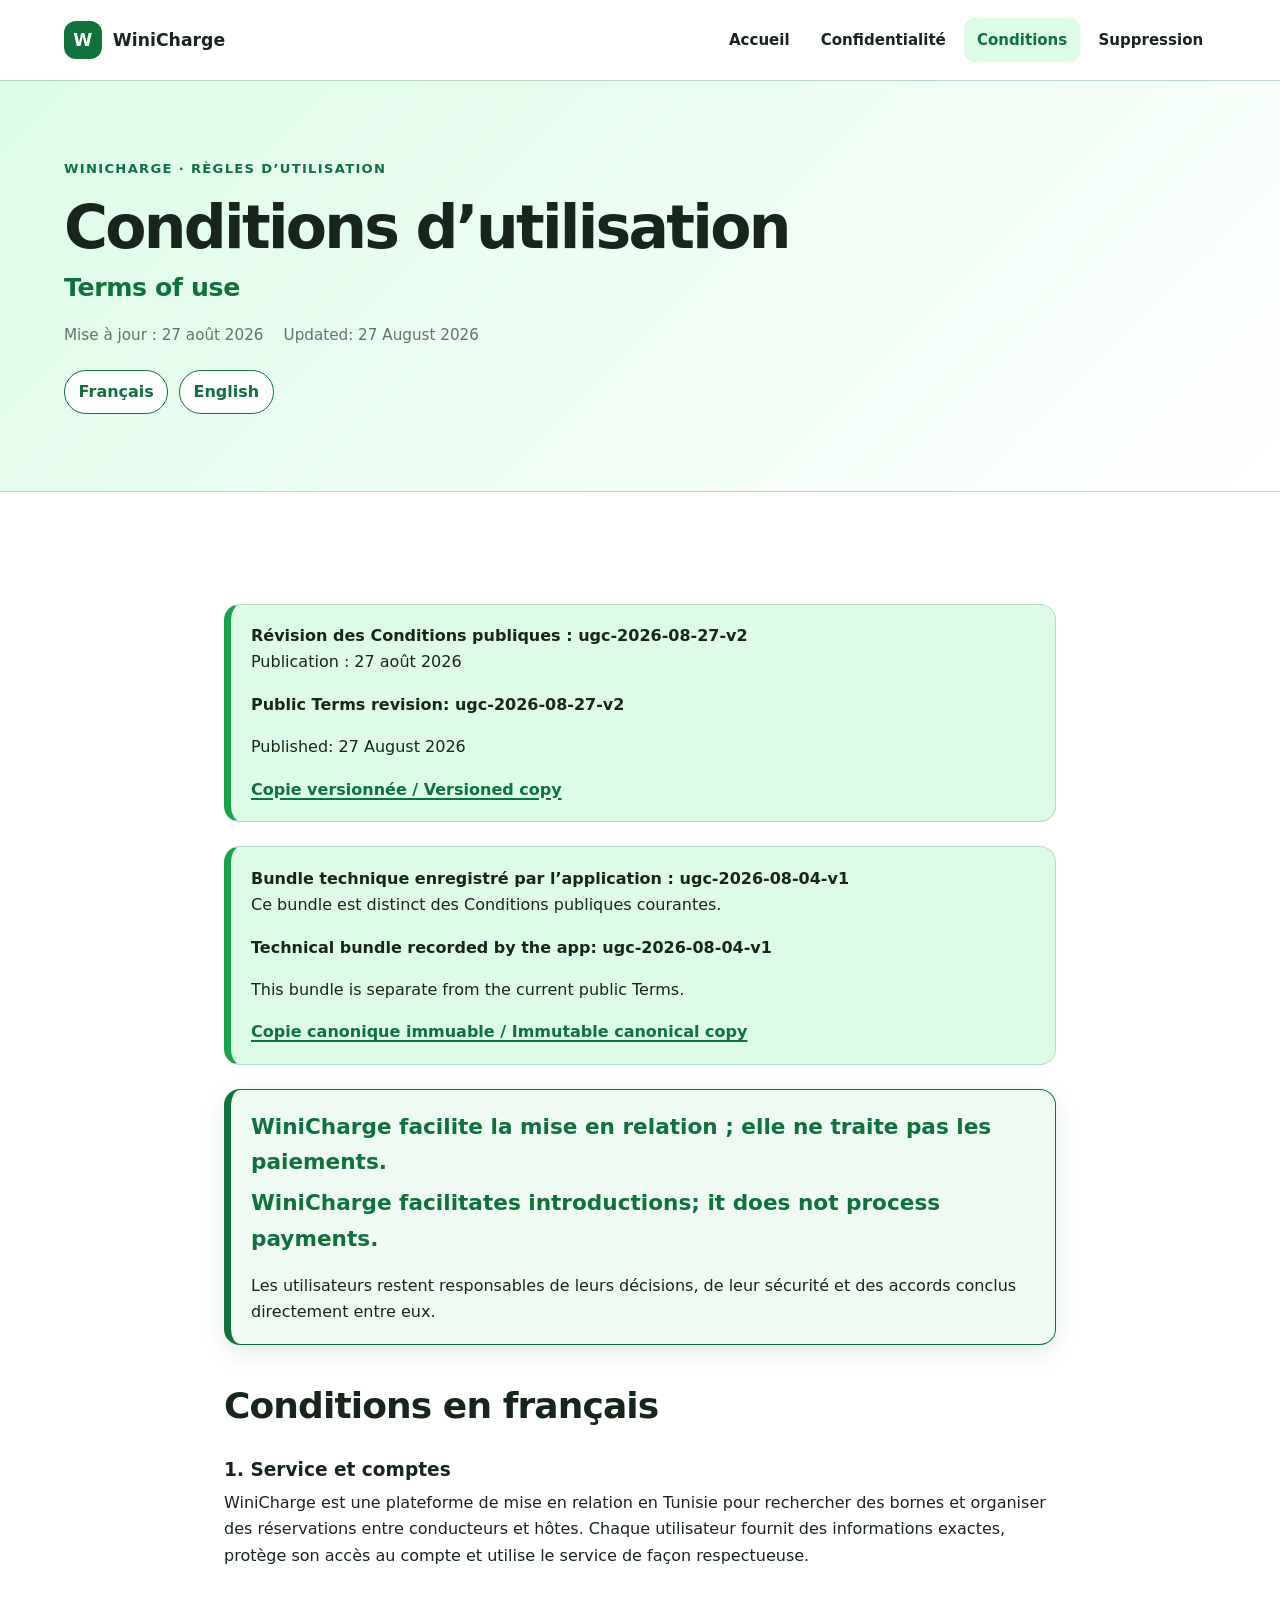
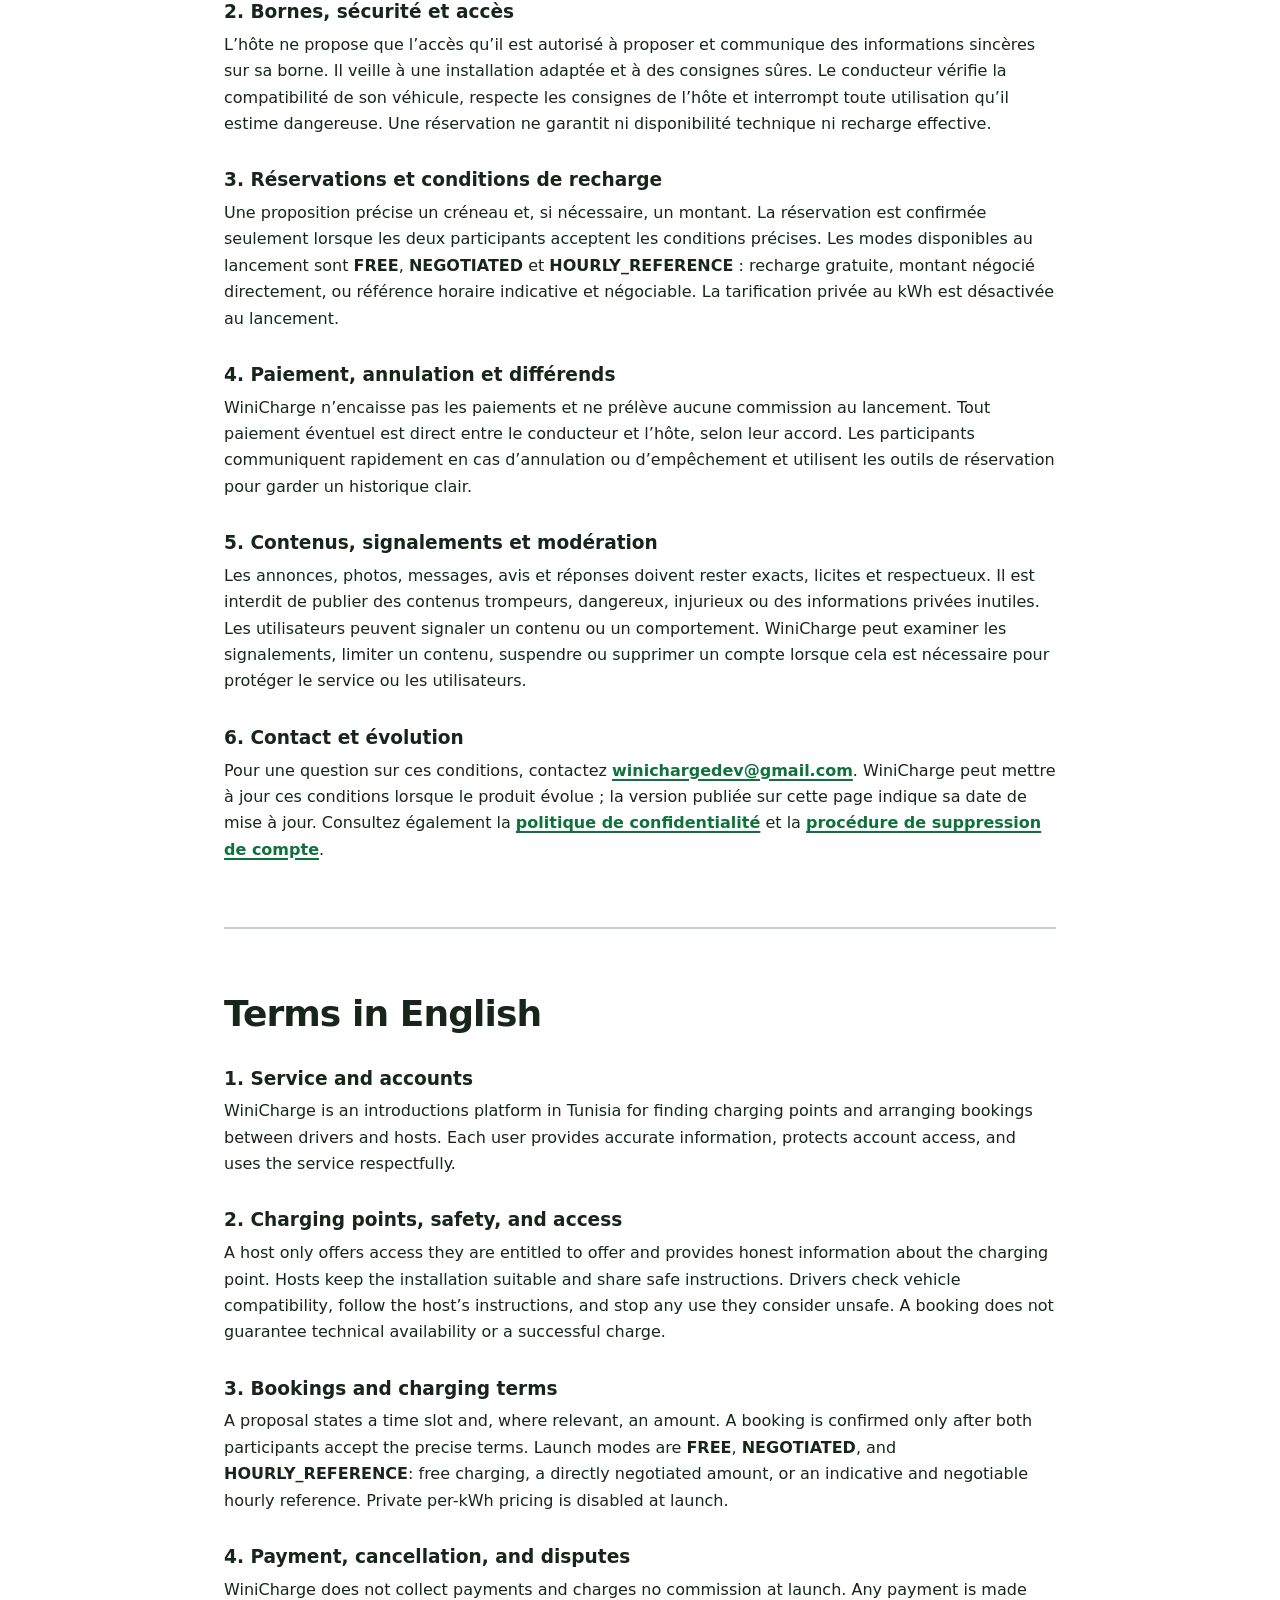
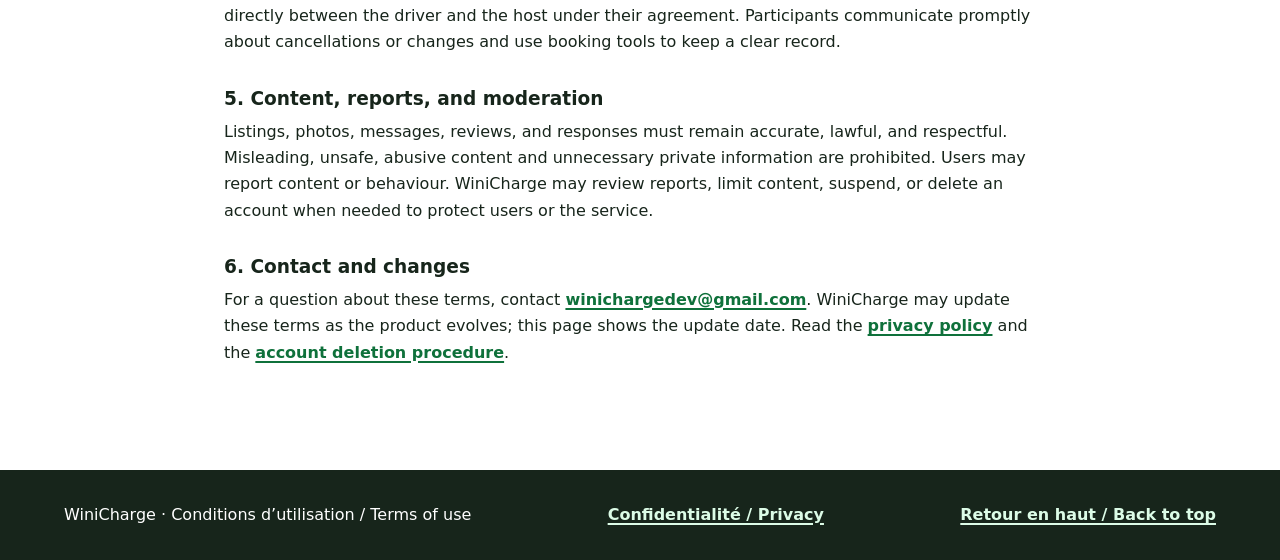
<file: terms/index.html>
<!doctype html>
<html lang="fr">
  <head>
    <meta charset="utf-8">
    <meta name="viewport" content="width=device-width, initial-scale=1">
    <meta name="description" content="Conditions d’utilisation bilingues de WiniCharge pour la mise en relation autour de bornes de recharge en Tunisie.">
    <meta name="referrer" content="no-referrer">
    <title>Conditions d’utilisation | WiniCharge</title>
    <link rel="stylesheet" href="../styles.css">
  </head>
  <body>
    <a class="skip-link" href="#contenu">Aller au contenu / Skip to content</a>
    <header class="site-header">
      <div class="shell header-inner">
        <a class="brand" href="../" aria-label="WiniCharge — accueil">
          <span class="brand-mark" aria-hidden="true">W</span>
          <span>WiniCharge</span>
        </a>
        <nav class="site-nav" aria-label="Navigation principale / Main navigation">
          <ul>
            <li><a href="../">Accueil</a></li>
            <li><a href="../privacy/">Confidentialité</a></li>
            <li><a href="../terms/" aria-current="page">Conditions</a></li>
            <li><a href="../delete-account/">Suppression</a></li>
          </ul>
        </nav>
      </div>
    </header>

    <main id="contenu" tabindex="-1">
      <header class="document-hero">
        <div class="shell">
          <p class="eyebrow">WiniCharge · Règles d’utilisation</p>
          <h1>
            Conditions d’utilisation
            <span class="title-translation" lang="en">Terms of use</span>
          </h1>
          <div class="document-meta">
            <span>Mise à jour : 27 août 2026</span>
            <span lang="en">Updated: 27 August 2026</span>
          </div>
          <nav class="language-switcher" aria-label="Choisir la langue / Choose a language">
            <a href="#francais" hreflang="fr">Français</a>
            <a href="#english" hreflang="en" lang="en">English</a>
          </nav>
        </div>
      </header>

      <div class="section shell prose">
        <aside id="ugc-2026-08-27-v2" class="notice" aria-label="Révision des Conditions publiques / Public Terms revision">
          <strong>Révision des Conditions publiques : ugc-2026-08-27-v2</strong>
          <p>Publication : 27 août 2026</p>
          <p lang="en"><strong>Public Terms revision: ugc-2026-08-27-v2</strong></p>
          <p lang="en">Published: 27 August 2026</p>
          <p><a href="revisions/ugc-2026-08-27-v2/">Copie versionnée / Versioned copy</a></p>
        </aside>

        <aside id="bundle-technique-ugc-2026-08-04-v1" class="notice" aria-label="Bundle technique enregistré / Recorded technical bundle">
          <strong>Bundle technique enregistré par l’application : ugc-2026-08-04-v1</strong>
          <p>Ce bundle est distinct des Conditions publiques courantes.</p>
          <p lang="en"><strong>Technical bundle recorded by the app: ugc-2026-08-04-v1</strong></p>
          <p lang="en">This bundle is separate from the current public Terms.</p>
          <p><a href="revisions/ugc-2026-08-04-v1/">Copie canonique immuable / Immutable canonical copy</a></p>
        </aside>

        <aside class="notice notice-critical" aria-label="Information importante / Important information">
          <strong>WiniCharge facilite la mise en relation ; elle ne traite pas les paiements.</strong>
          <p lang="en"><strong>WiniCharge facilitates introductions; it does not process payments.</strong></p>
          <p>Les utilisateurs restent responsables de leurs décisions, de leur sécurité et des accords conclus directement entre eux.</p>
        </aside>

        <section id="francais" lang="fr" aria-labelledby="titre-fr">
          <h2 id="titre-fr">Conditions en français</h2>
          <h3>1. Service et comptes</h3>
          <p>WiniCharge est une plateforme de mise en relation en Tunisie pour rechercher des bornes et organiser des réservations entre conducteurs et hôtes. Chaque utilisateur fournit des informations exactes, protège son accès au compte et utilise le service de façon respectueuse.</p>

          <h3>2. Bornes, sécurité et accès</h3>
          <p>L’hôte ne propose que l’accès qu’il est autorisé à proposer et communique des informations sincères sur sa borne. Il veille à une installation adaptée et à des consignes sûres. Le conducteur vérifie la compatibilité de son véhicule, respecte les consignes de l’hôte et interrompt toute utilisation qu’il estime dangereuse. Une réservation ne garantit ni disponibilité technique ni recharge effective.</p>

          <h3>3. Réservations et conditions de recharge</h3>
          <p>Une proposition précise un créneau et, si nécessaire, un montant. La réservation est confirmée seulement lorsque les deux participants acceptent les conditions précises. Les modes disponibles au lancement sont <strong>FREE</strong>, <strong>NEGOTIATED</strong> et <strong>HOURLY_REFERENCE</strong> : recharge gratuite, montant négocié directement, ou référence horaire indicative et négociable. La tarification privée au kWh est désactivée au lancement.</p>

          <h3>4. Paiement, annulation et différends</h3>
          <p>WiniCharge n’encaisse pas les paiements et ne prélève aucune commission au lancement. Tout paiement éventuel est direct entre le conducteur et l’hôte, selon leur accord. Les participants communiquent rapidement en cas d’annulation ou d’empêchement et utilisent les outils de réservation pour garder un historique clair.</p>

          <h3>5. Contenus, signalements et modération</h3>
          <p>Les annonces, photos, messages, avis et réponses doivent rester exacts, licites et respectueux. Il est interdit de publier des contenus trompeurs, dangereux, injurieux ou des informations privées inutiles. Les utilisateurs peuvent signaler un contenu ou un comportement. WiniCharge peut examiner les signalements, limiter un contenu, suspendre ou supprimer un compte lorsque cela est nécessaire pour protéger le service ou les utilisateurs.</p>

          <h3>6. Contact et évolution</h3>
          <p>Pour une question sur ces conditions, contactez <a href="mailto:winichargedev@gmail.com">winichargedev@gmail.com</a>. WiniCharge peut mettre à jour ces conditions lorsque le produit évolue ; la version publiée sur cette page indique sa date de mise à jour. Consultez également la <a href="../privacy/#francais">politique de confidentialité</a> et la <a href="../delete-account/#francais">procédure de suppression de compte</a>.</p>
        </section>

        <section id="english" lang="en" aria-labelledby="title-en">
          <h2 id="title-en">Terms in English</h2>
          <h3>1. Service and accounts</h3>
          <p>WiniCharge is an introductions platform in Tunisia for finding charging points and arranging bookings between drivers and hosts. Each user provides accurate information, protects account access, and uses the service respectfully.</p>

          <h3>2. Charging points, safety, and access</h3>
          <p>A host only offers access they are entitled to offer and provides honest information about the charging point. Hosts keep the installation suitable and share safe instructions. Drivers check vehicle compatibility, follow the host’s instructions, and stop any use they consider unsafe. A booking does not guarantee technical availability or a successful charge.</p>

          <h3>3. Bookings and charging terms</h3>
          <p>A proposal states a time slot and, where relevant, an amount. A booking is confirmed only after both participants accept the precise terms. Launch modes are <strong>FREE</strong>, <strong>NEGOTIATED</strong>, and <strong>HOURLY_REFERENCE</strong>: free charging, a directly negotiated amount, or an indicative and negotiable hourly reference. Private per-kWh pricing is disabled at launch.</p>

          <h3>4. Payment, cancellation, and disputes</h3>
          <p>WiniCharge does not collect payments and charges no commission at launch. Any payment is made directly between the driver and the host under their agreement. Participants communicate promptly about cancellations or changes and use booking tools to keep a clear record.</p>

          <h3>5. Content, reports, and moderation</h3>
          <p>Listings, photos, messages, reviews, and responses must remain accurate, lawful, and respectful. Misleading, unsafe, abusive content and unnecessary private information are prohibited. Users may report content or behaviour. WiniCharge may review reports, limit content, suspend, or delete an account when needed to protect users or the service.</p>

          <h3>6. Contact and changes</h3>
          <p>For a question about these terms, contact <a href="mailto:winichargedev@gmail.com">winichargedev@gmail.com</a>. WiniCharge may update these terms as the product evolves; this page shows the update date. Read the <a href="../privacy/#english">privacy policy</a> and the <a href="../delete-account/#english">account deletion procedure</a>.</p>
        </section>
      </div>
    </main>

    <footer class="site-footer">
      <div class="shell footer-inner">
        <p>WiniCharge · Conditions d’utilisation / Terms of use</p>
        <p><a href="../privacy/">Confidentialité / Privacy</a></p>
        <p><a href="#contenu">Retour en haut / Back to top</a></p>
      </div>
    </footer>
  </body>
</html>
</file>
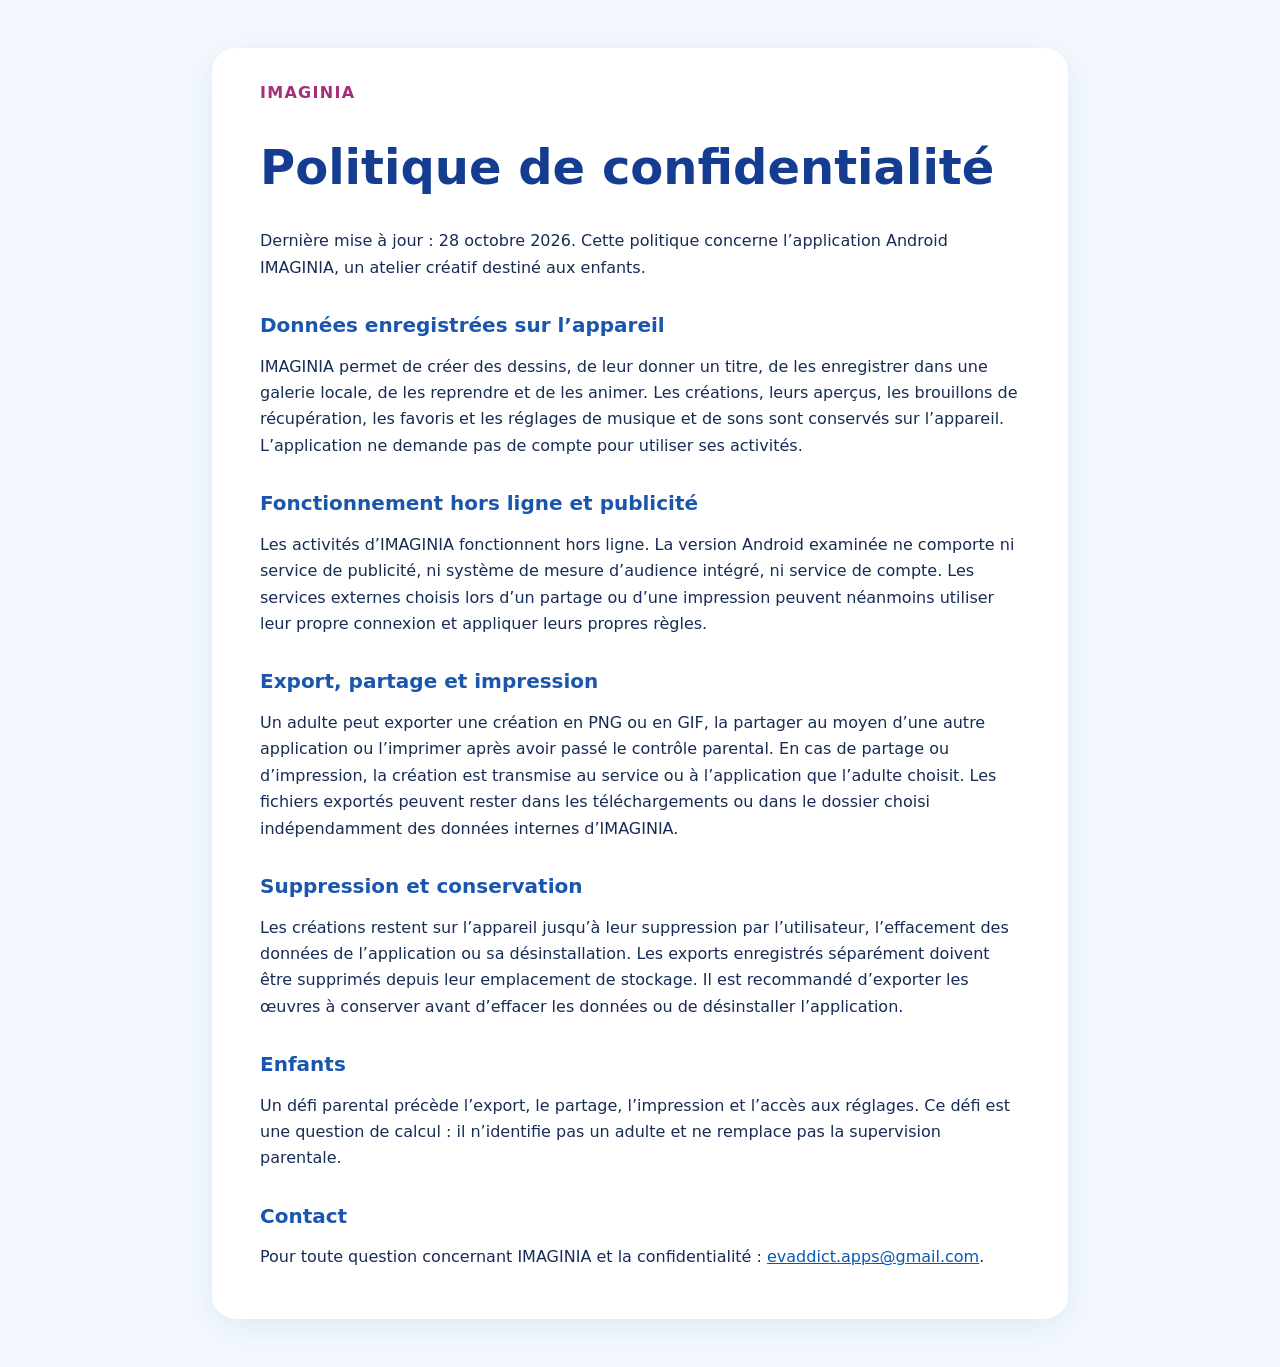
<file: imaginia/privacy/index.html>
<!doctype html>
<html lang="fr">
<head>
  <meta charset="utf-8">
  <meta name="viewport" content="width=device-width, initial-scale=1">
  <title>Politique de confidentialité — IMAGINIA</title>
  <meta name="description" content="Politique de confidentialité de l'application Android IMAGINIA.">
  <link rel="icon" href="data:,">
  <style>
    :root { color-scheme: light; font-family: system-ui, sans-serif; color: #172c55; background: #f4f9ff; }
    body { margin: 0; line-height: 1.65; }
    main { max-width: 760px; margin: 3rem auto; padding: 2rem clamp(1.25rem, 5vw, 3rem); background: white; border-radius: 24px; box-shadow: 0 8px 36px #143d6b18; }
    h1, h2 { line-height: 1.2; } h1 { font-size: clamp(2rem, 6vw, 3rem); color: #143d91; }
    h2 { margin-top: 2rem; font-size: 1.25rem; color: #1956ac; }
    a { color: #0759b9; } .label { color: #a72d78; font-weight: 700; letter-spacing: .08em; }
    @media (max-width: 600px) { main { margin: 0; border-radius: 0; min-height: 100vh; box-sizing: border-box; } }
  </style>
</head>
<body>
<main>
  <div class="label">IMAGINIA</div>
  <h1>Politique de confidentialité</h1>
  <p>Dernière mise à jour : 28 octobre 2026. Cette politique concerne l’application Android IMAGINIA, un atelier créatif destiné aux enfants.</p>

  <h2>Données enregistrées sur l’appareil</h2>
  <p>IMAGINIA permet de créer des dessins, de leur donner un titre, de les enregistrer dans une galerie locale, de les reprendre et de les animer. Les créations, leurs aperçus, les brouillons de récupération, les favoris et les réglages de musique et de sons sont conservés sur l’appareil. L’application ne demande pas de compte pour utiliser ses activités.</p>

  <h2>Fonctionnement hors ligne et publicité</h2>
  <p>Les activités d’IMAGINIA fonctionnent hors ligne. La version Android examinée ne comporte ni service de publicité, ni système de mesure d’audience intégré, ni service de compte. Les services externes choisis lors d’un partage ou d’une impression peuvent néanmoins utiliser leur propre connexion et appliquer leurs propres règles.</p>

  <h2>Export, partage et impression</h2>
  <p>Un adulte peut exporter une création en PNG ou en GIF, la partager au moyen d’une autre application ou l’imprimer après avoir passé le contrôle parental. En cas de partage ou d’impression, la création est transmise au service ou à l’application que l’adulte choisit. Les fichiers exportés peuvent rester dans les téléchargements ou dans le dossier choisi indépendamment des données internes d’IMAGINIA.</p>

  <h2>Suppression et conservation</h2>
  <p>Les créations restent sur l’appareil jusqu’à leur suppression par l’utilisateur, l’effacement des données de l’application ou sa désinstallation. Les exports enregistrés séparément doivent être supprimés depuis leur emplacement de stockage. Il est recommandé d’exporter les œuvres à conserver avant d’effacer les données ou de désinstaller l’application.</p>

  <h2>Enfants</h2>
  <p>Un défi parental précède l’export, le partage, l’impression et l’accès aux réglages. Ce défi est une question de calcul : il n’identifie pas un adulte et ne remplace pas la supervision parentale.</p>

  <h2>Contact</h2>
  <p>Pour toute question concernant IMAGINIA et la confidentialité : <a href="mailto:evaddict.apps@gmail.com">evaddict.apps@gmail.com</a>.</p>
</main>
</body>
</html>
</file>
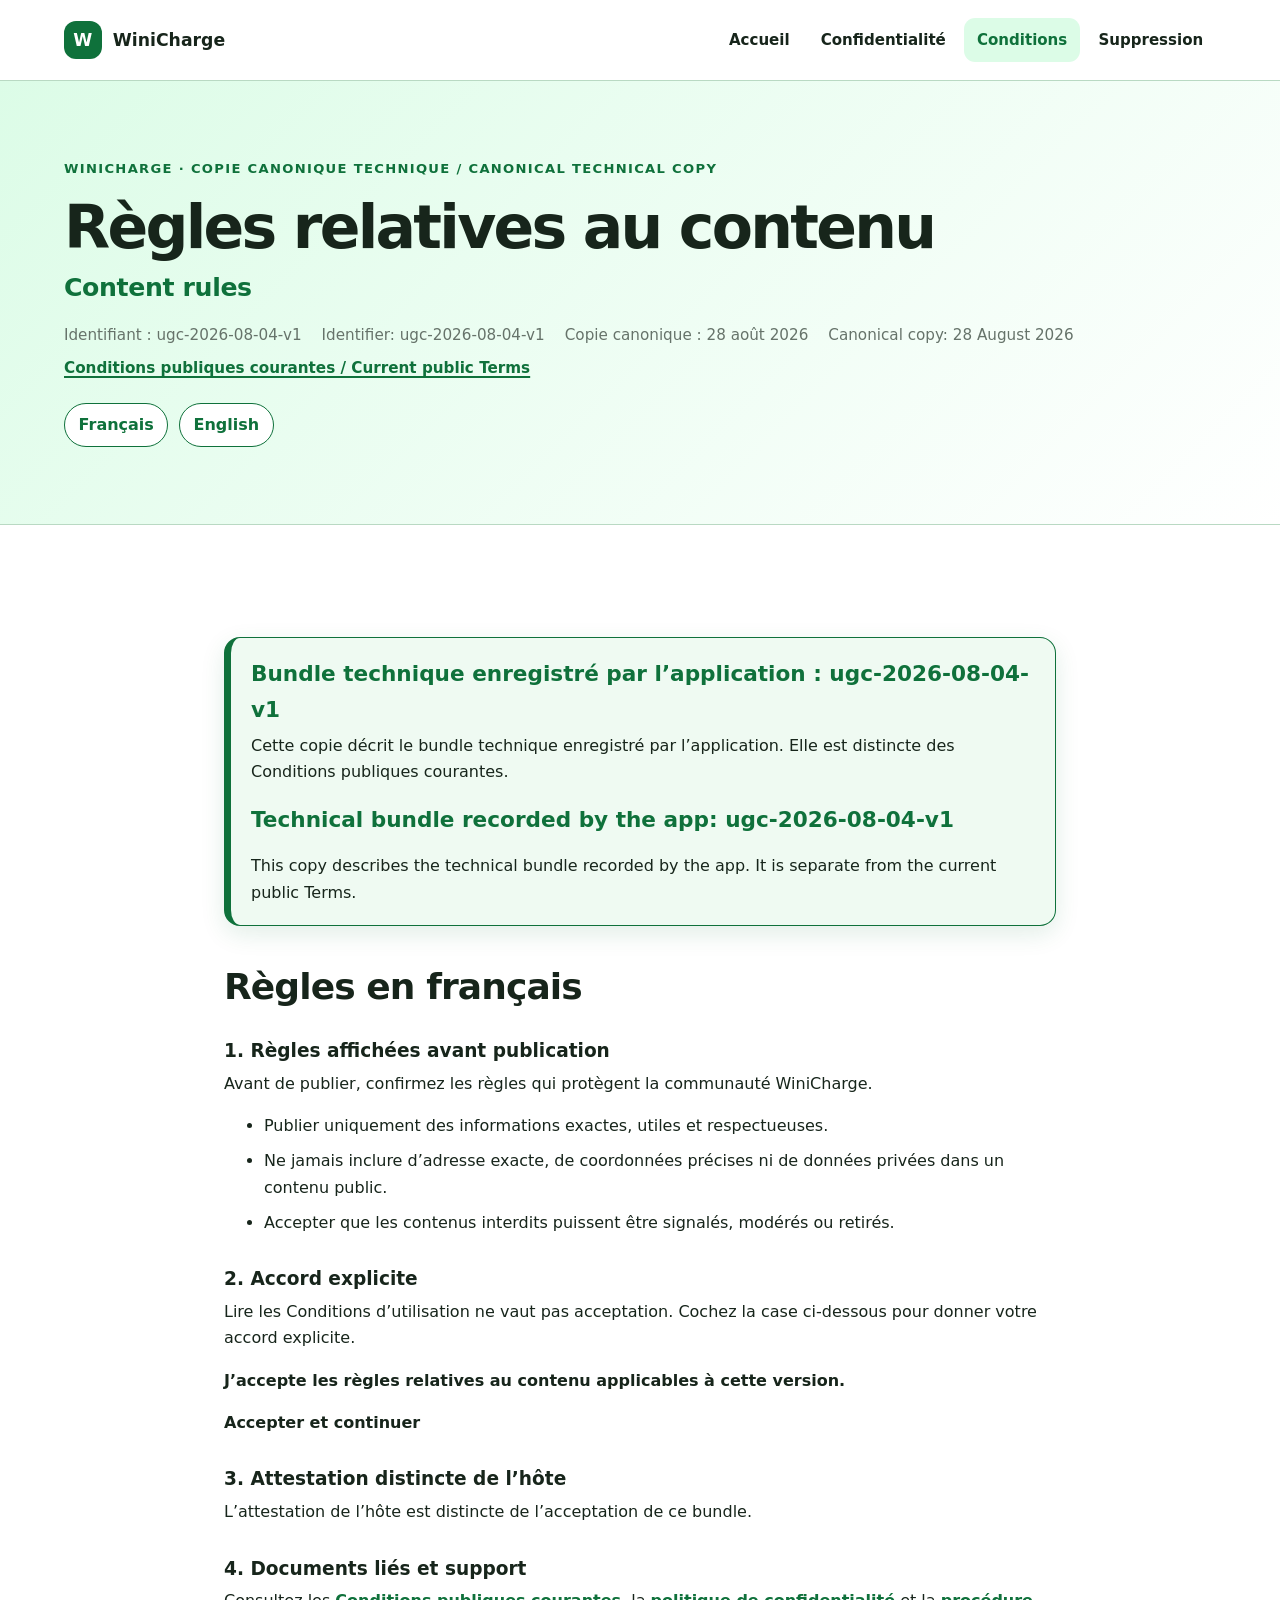
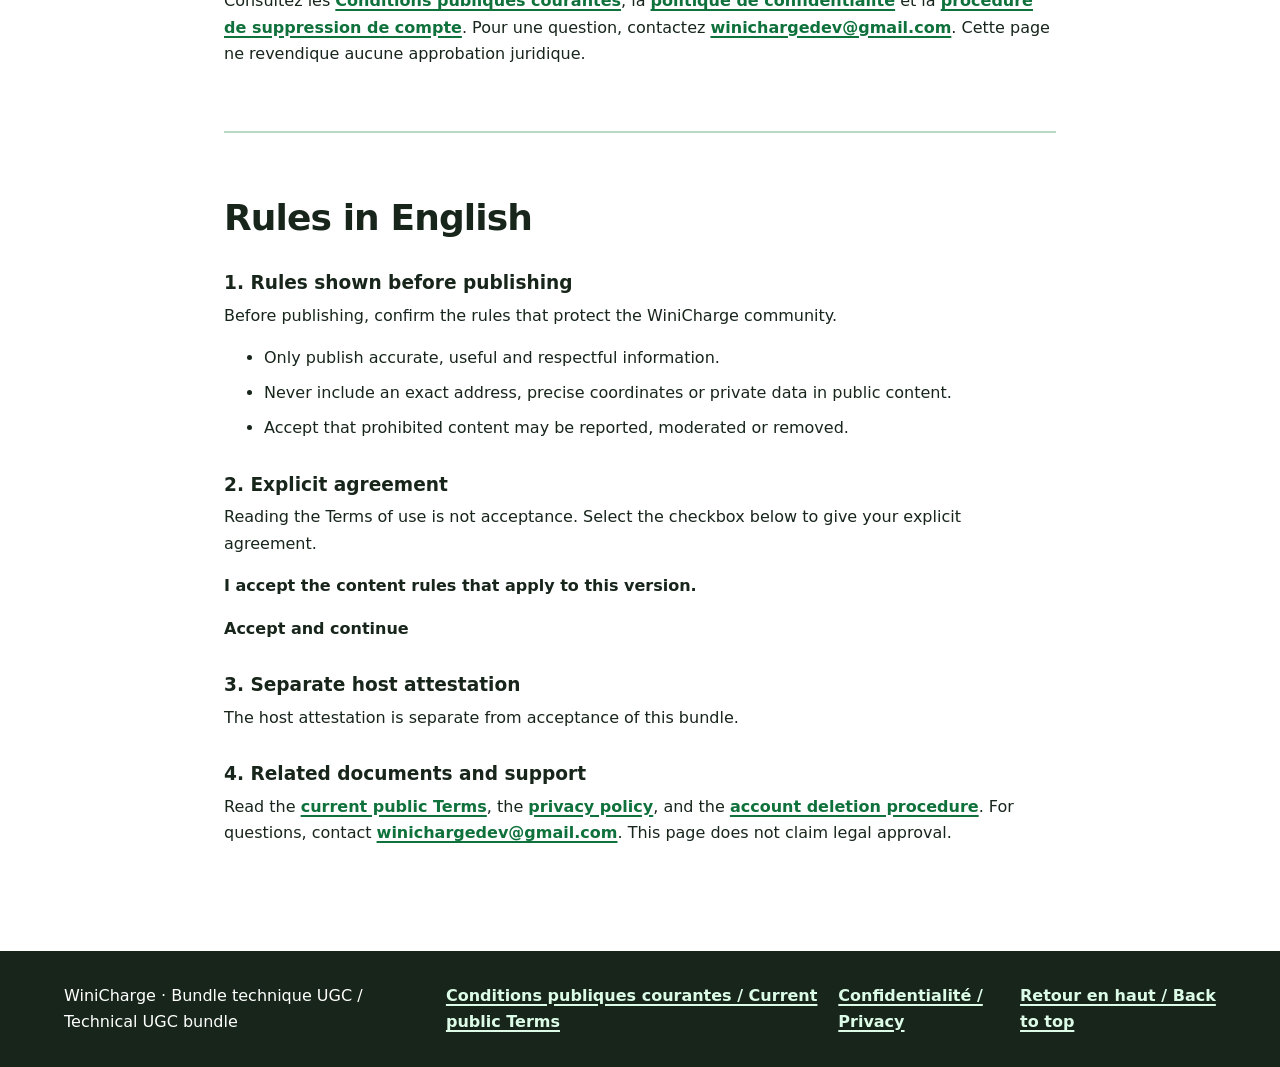
<file: terms/revisions/ugc-2026-08-04-v1/index.html>
<!doctype html>
<html lang="fr">
  <head>
    <meta charset="utf-8">
    <meta name="viewport" content="width=device-width, initial-scale=1">
    <meta name="description" content="Copie canonique bilingue du bundle technique de règles relatives au contenu ugc-2026-08-04-v1 de WiniCharge.">
    <meta name="referrer" content="no-referrer">
    <title>Bundle ugc-2026-08-04-v1 | WiniCharge</title>
    <link rel="stylesheet" href="../../../styles.css">
  </head>
  <body>
    <a class="skip-link" href="#contenu">Aller au contenu / Skip to content</a>
    <header class="site-header">
      <div class="shell header-inner">
        <a class="brand" href="../../../" aria-label="WiniCharge — accueil">
          <span class="brand-mark" aria-hidden="true">W</span>
          <span>WiniCharge</span>
        </a>
        <nav class="site-nav" aria-label="Navigation principale / Main navigation">
          <ul>
            <li><a href="../../../">Accueil</a></li>
            <li><a href="../../../privacy/">Confidentialité</a></li>
            <li><a href="../../../terms/" aria-current="page">Conditions</a></li>
            <li><a href="../../../delete-account/">Suppression</a></li>
          </ul>
        </nav>
      </div>
    </header>

    <main id="contenu" tabindex="-1">
      <header class="document-hero">
        <div class="shell">
          <p class="eyebrow">WiniCharge · Copie canonique technique / Canonical technical copy</p>
          <h1>
            Règles relatives au contenu
            <span class="title-translation" lang="en">Content rules</span>
          </h1>
          <div id="ugc-2026-08-04-v1" class="document-meta">
            <span>Identifiant : ugc-2026-08-04-v1</span>
            <span lang="en">Identifier: ugc-2026-08-04-v1</span>
            <span>Copie canonique : 28 août 2026</span>
            <span lang="en">Canonical copy: 28 August 2026</span>
            <a href="../../../terms/">Conditions publiques courantes / Current public Terms</a>
          </div>
          <nav class="language-switcher" aria-label="Choisir la langue / Choose a language">
            <a href="#francais" hreflang="fr">Français</a>
            <a href="#english" hreflang="en" lang="en">English</a>
          </nav>
        </div>
      </header>

      <div class="section shell prose">
        <aside class="notice notice-critical" aria-label="Nature du bundle / Bundle scope">
          <strong>Bundle technique enregistré par l’application : ugc-2026-08-04-v1</strong>
          <p>Cette copie décrit le bundle technique enregistré par l’application. Elle est distincte des Conditions publiques courantes.</p>
          <p lang="en"><strong>Technical bundle recorded by the app: ugc-2026-08-04-v1</strong></p>
          <p lang="en">This copy describes the technical bundle recorded by the app. It is separate from the current public Terms.</p>
        </aside>

        <section id="francais" lang="fr" aria-labelledby="titre-fr">
          <h2 id="titre-fr">Règles en français</h2>

          <h3>1. Règles affichées avant publication</h3>
          <p>Avant de publier, confirmez les règles qui protègent la communauté WiniCharge.</p>
          <ul>
            <li>Publier uniquement des informations exactes, utiles et respectueuses.</li>
            <li>Ne jamais inclure d’adresse exacte, de coordonnées précises ni de données privées dans un contenu public.</li>
            <li>Accepter que les contenus interdits puissent être signalés, modérés ou retirés.</li>
          </ul>

          <h3>2. Accord explicite</h3>
          <p>Lire les Conditions d’utilisation ne vaut pas acceptation. Cochez la case ci-dessous pour donner votre accord explicite.</p>
          <p><strong>J’accepte les règles relatives au contenu applicables à cette version.</strong></p>
          <p><strong>Accepter et continuer</strong></p>

          <h3>3. Attestation distincte de l’hôte</h3>
          <p>L’attestation de l’hôte est distincte de l’acceptation de ce bundle.</p>

          <h3>4. Documents liés et support</h3>
          <p>Consultez les <a href="../../../terms/#francais">Conditions publiques courantes</a>, la <a href="../../../privacy/#francais">politique de confidentialité</a> et la <a href="../../../delete-account/#francais">procédure de suppression de compte</a>. Pour une question, contactez <a href="mailto:winichargedev@gmail.com">winichargedev@gmail.com</a>. Cette page ne revendique aucune approbation juridique.</p>
        </section>

        <section id="english" lang="en" aria-labelledby="title-en">
          <h2 id="title-en">Rules in English</h2>

          <h3>1. Rules shown before publishing</h3>
          <p>Before publishing, confirm the rules that protect the WiniCharge community.</p>
          <ul>
            <li>Only publish accurate, useful and respectful information.</li>
            <li>Never include an exact address, precise coordinates or private data in public content.</li>
            <li>Accept that prohibited content may be reported, moderated or removed.</li>
          </ul>

          <h3>2. Explicit agreement</h3>
          <p>Reading the Terms of use is not acceptance. Select the checkbox below to give your explicit agreement.</p>
          <p><strong>I accept the content rules that apply to this version.</strong></p>
          <p><strong>Accept and continue</strong></p>

          <h3>3. Separate host attestation</h3>
          <p>The host attestation is separate from acceptance of this bundle.</p>

          <h3>4. Related documents and support</h3>
          <p>Read the <a href="../../../terms/#english">current public Terms</a>, the <a href="../../../privacy/#english">privacy policy</a>, and the <a href="../../../delete-account/#english">account deletion procedure</a>. For questions, contact <a href="mailto:winichargedev@gmail.com">winichargedev@gmail.com</a>. This page does not claim legal approval.</p>
        </section>
      </div>
    </main>

    <footer class="site-footer">
      <div class="shell footer-inner">
        <p>WiniCharge · Bundle technique UGC / Technical UGC bundle</p>
        <p><a href="../../../terms/">Conditions publiques courantes / Current public Terms</a></p>
        <p><a href="../../../privacy/">Confidentialité / Privacy</a></p>
        <p><a href="#contenu">Retour en haut / Back to top</a></p>
      </div>
    </footer>
  </body>
</html>
</file>
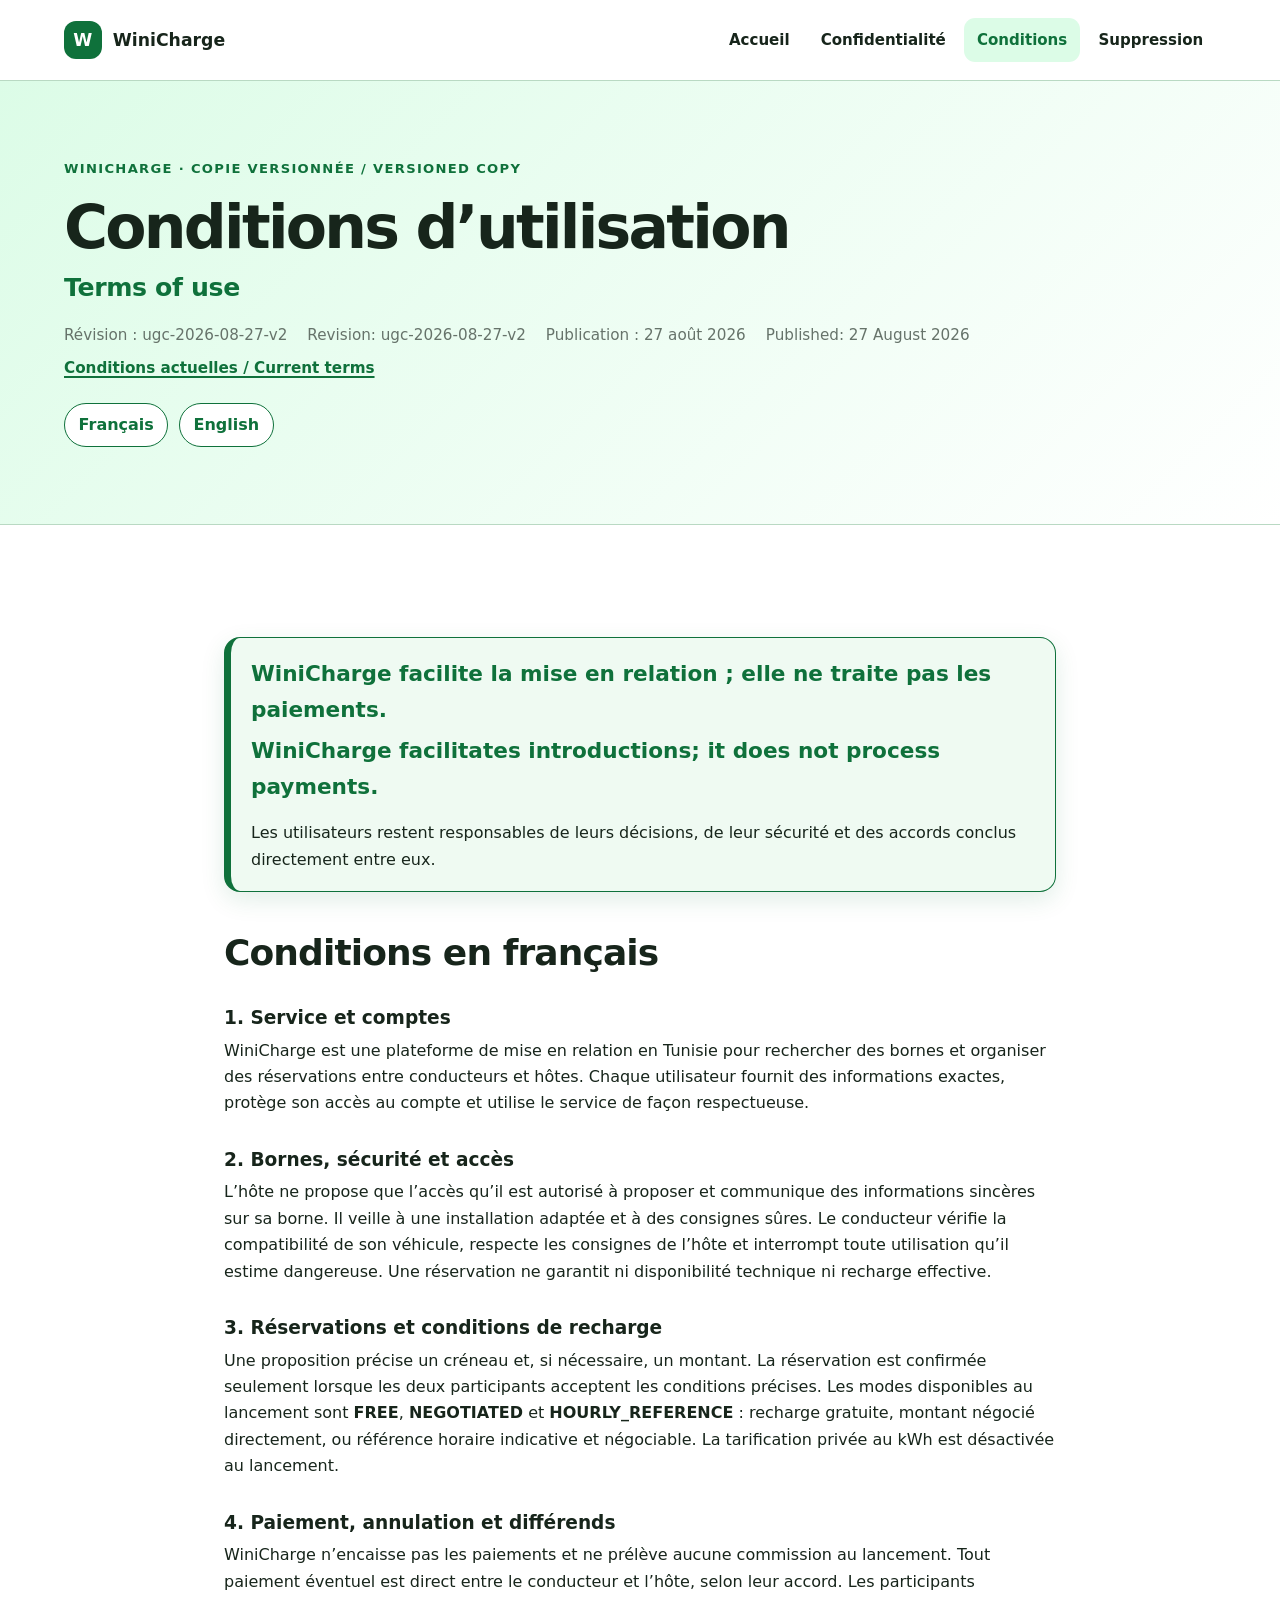
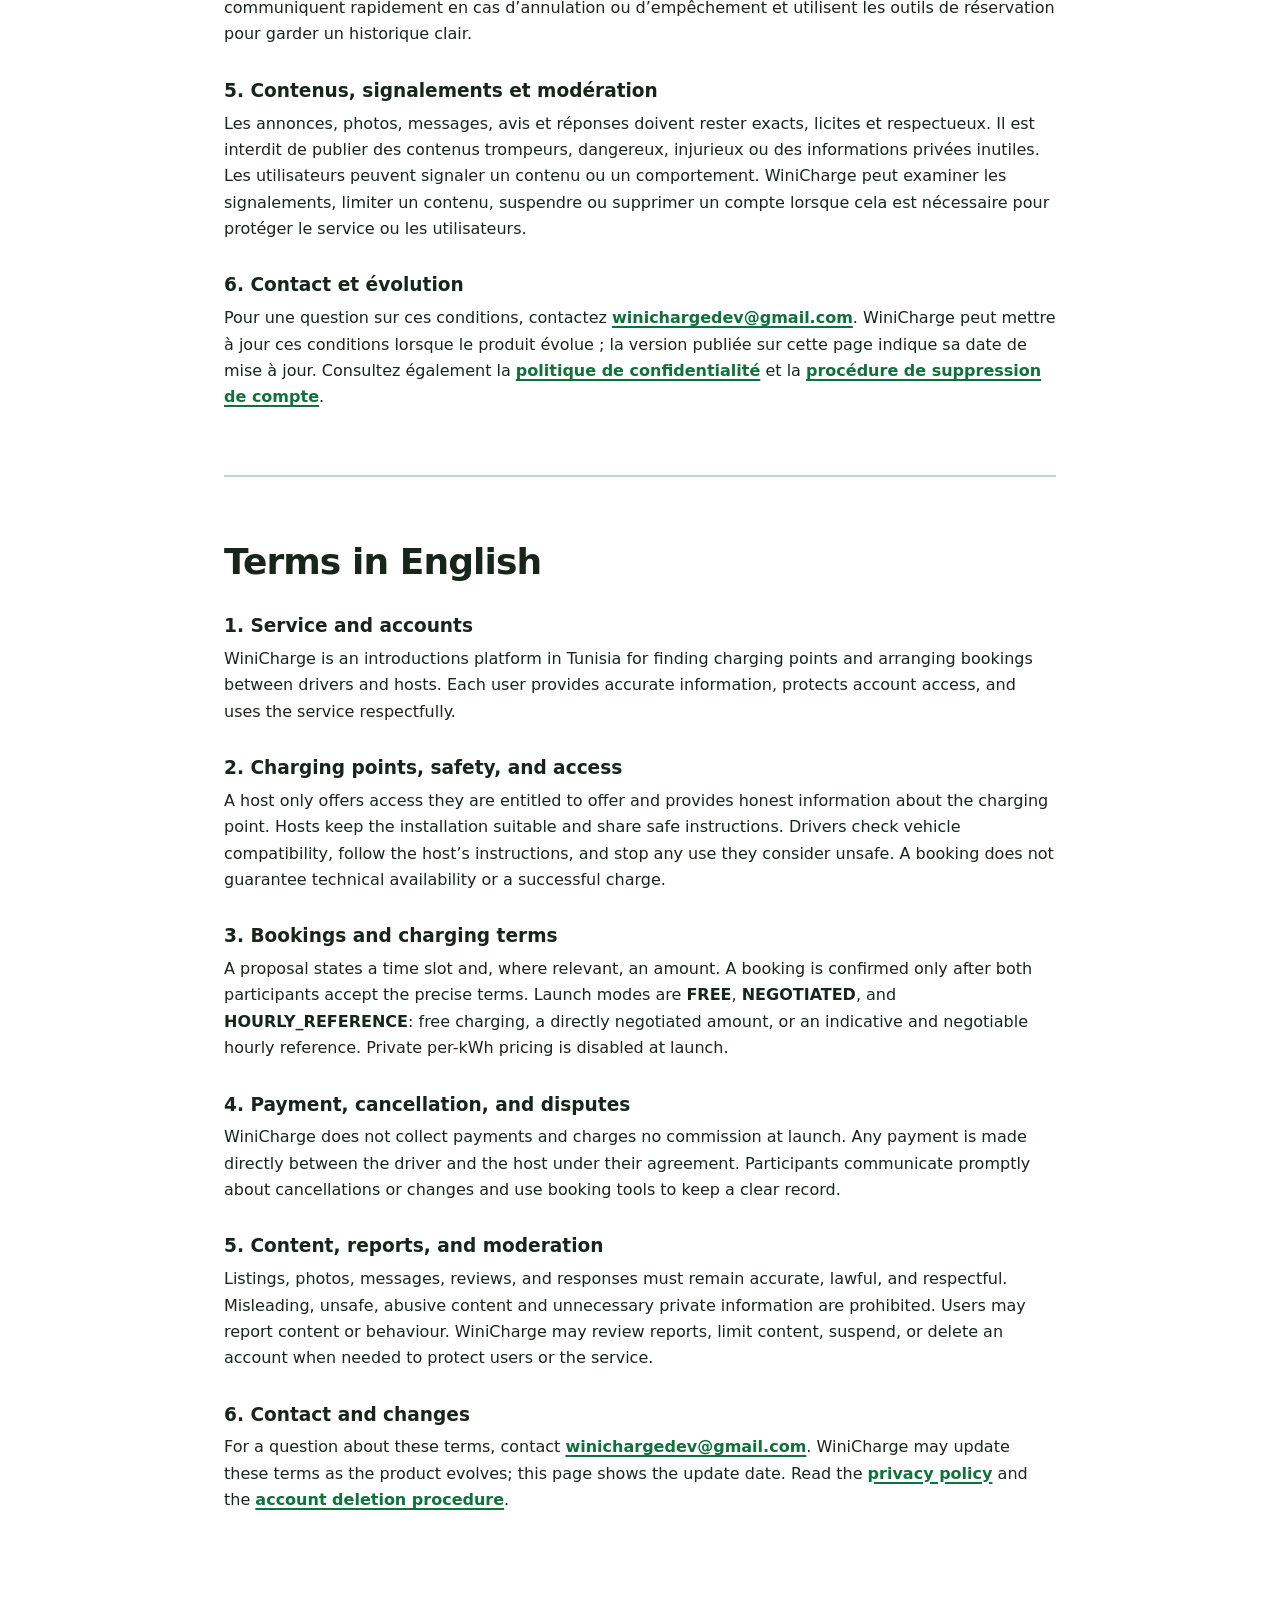
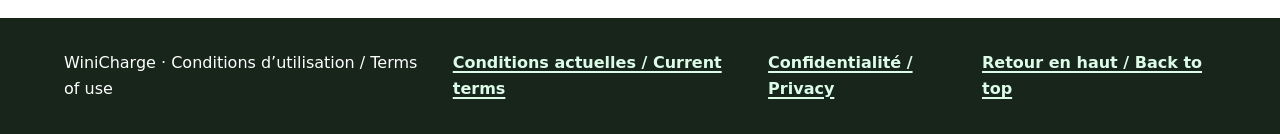
<file: terms/revisions/ugc-2026-08-27-v2/index.html>
<!doctype html>
<html lang="fr">
  <head>
    <meta charset="utf-8">
    <meta name="viewport" content="width=device-width, initial-scale=1">
    <meta name="description" content="Révision UGC bilingue versionnée des Conditions d’utilisation de WiniCharge.">
    <meta name="referrer" content="no-referrer">
    <title>Révision ugc-2026-08-27-v2 | WiniCharge</title>
    <link rel="stylesheet" href="../../../styles.css">
  </head>
  <body>
    <a class="skip-link" href="#contenu">Aller au contenu / Skip to content</a>
    <header class="site-header">
      <div class="shell header-inner">
        <a class="brand" href="../../../" aria-label="WiniCharge — accueil">
          <span class="brand-mark" aria-hidden="true">W</span>
          <span>WiniCharge</span>
        </a>
        <nav class="site-nav" aria-label="Navigation principale / Main navigation">
          <ul>
            <li><a href="../../../">Accueil</a></li>
            <li><a href="../../../privacy/">Confidentialité</a></li>
            <li><a href="/terms/" aria-current="page">Conditions</a></li>
            <li><a href="../../../delete-account/">Suppression</a></li>
          </ul>
        </nav>
      </div>
    </header>

    <main id="contenu" tabindex="-1">
      <header class="document-hero">
        <div class="shell">
          <p class="eyebrow">WiniCharge · Copie versionnée / Versioned copy</p>
          <h1>
            Conditions d’utilisation
            <span class="title-translation" lang="en">Terms of use</span>
          </h1>
          <div id="ugc-2026-08-27-v2" class="document-meta">
            <span>Révision : ugc-2026-08-27-v2</span>
            <span lang="en">Revision: ugc-2026-08-27-v2</span>
            <span>Publication : 27 août 2026</span>
            <span lang="en">Published: 27 August 2026</span>
            <a href="/terms/">Conditions actuelles / Current terms</a>
          </div>
          <nav class="language-switcher" aria-label="Choisir la langue / Choose a language">
            <a href="#francais" hreflang="fr">Français</a>
            <a href="#english" hreflang="en" lang="en">English</a>
          </nav>
        </div>
      </header>

      <div class="section shell prose">
        <aside class="notice notice-critical" aria-label="Information importante / Important information">
          <strong>WiniCharge facilite la mise en relation ; elle ne traite pas les paiements.</strong>
          <p lang="en"><strong>WiniCharge facilitates introductions; it does not process payments.</strong></p>
          <p>Les utilisateurs restent responsables de leurs décisions, de leur sécurité et des accords conclus directement entre eux.</p>
        </aside>

        <section id="francais" lang="fr" aria-labelledby="titre-fr">
          <h2 id="titre-fr">Conditions en français</h2>
          <h3>1. Service et comptes</h3>
          <p>WiniCharge est une plateforme de mise en relation en Tunisie pour rechercher des bornes et organiser des réservations entre conducteurs et hôtes. Chaque utilisateur fournit des informations exactes, protège son accès au compte et utilise le service de façon respectueuse.</p>

          <h3>2. Bornes, sécurité et accès</h3>
          <p>L’hôte ne propose que l’accès qu’il est autorisé à proposer et communique des informations sincères sur sa borne. Il veille à une installation adaptée et à des consignes sûres. Le conducteur vérifie la compatibilité de son véhicule, respecte les consignes de l’hôte et interrompt toute utilisation qu’il estime dangereuse. Une réservation ne garantit ni disponibilité technique ni recharge effective.</p>

          <h3>3. Réservations et conditions de recharge</h3>
          <p>Une proposition précise un créneau et, si nécessaire, un montant. La réservation est confirmée seulement lorsque les deux participants acceptent les conditions précises. Les modes disponibles au lancement sont <strong>FREE</strong>, <strong>NEGOTIATED</strong> et <strong>HOURLY_REFERENCE</strong> : recharge gratuite, montant négocié directement, ou référence horaire indicative et négociable. La tarification privée au kWh est désactivée au lancement.</p>

          <h3>4. Paiement, annulation et différends</h3>
          <p>WiniCharge n’encaisse pas les paiements et ne prélève aucune commission au lancement. Tout paiement éventuel est direct entre le conducteur et l’hôte, selon leur accord. Les participants communiquent rapidement en cas d’annulation ou d’empêchement et utilisent les outils de réservation pour garder un historique clair.</p>

          <h3>5. Contenus, signalements et modération</h3>
          <p>Les annonces, photos, messages, avis et réponses doivent rester exacts, licites et respectueux. Il est interdit de publier des contenus trompeurs, dangereux, injurieux ou des informations privées inutiles. Les utilisateurs peuvent signaler un contenu ou un comportement. WiniCharge peut examiner les signalements, limiter un contenu, suspendre ou supprimer un compte lorsque cela est nécessaire pour protéger le service ou les utilisateurs.</p>

          <h3>6. Contact et évolution</h3>
          <p>Pour une question sur ces conditions, contactez <a href="mailto:winichargedev@gmail.com">winichargedev@gmail.com</a>. WiniCharge peut mettre à jour ces conditions lorsque le produit évolue ; la version publiée sur cette page indique sa date de mise à jour. Consultez également la <a href="../../../privacy/#francais">politique de confidentialité</a> et la <a href="../../../delete-account/#francais">procédure de suppression de compte</a>.</p>
        </section>

        <section id="english" lang="en" aria-labelledby="title-en">
          <h2 id="title-en">Terms in English</h2>
          <h3>1. Service and accounts</h3>
          <p>WiniCharge is an introductions platform in Tunisia for finding charging points and arranging bookings between drivers and hosts. Each user provides accurate information, protects account access, and uses the service respectfully.</p>

          <h3>2. Charging points, safety, and access</h3>
          <p>A host only offers access they are entitled to offer and provides honest information about the charging point. Hosts keep the installation suitable and share safe instructions. Drivers check vehicle compatibility, follow the host’s instructions, and stop any use they consider unsafe. A booking does not guarantee technical availability or a successful charge.</p>

          <h3>3. Bookings and charging terms</h3>
          <p>A proposal states a time slot and, where relevant, an amount. A booking is confirmed only after both participants accept the precise terms. Launch modes are <strong>FREE</strong>, <strong>NEGOTIATED</strong>, and <strong>HOURLY_REFERENCE</strong>: free charging, a directly negotiated amount, or an indicative and negotiable hourly reference. Private per-kWh pricing is disabled at launch.</p>

          <h3>4. Payment, cancellation, and disputes</h3>
          <p>WiniCharge does not collect payments and charges no commission at launch. Any payment is made directly between the driver and the host under their agreement. Participants communicate promptly about cancellations or changes and use booking tools to keep a clear record.</p>

          <h3>5. Content, reports, and moderation</h3>
          <p>Listings, photos, messages, reviews, and responses must remain accurate, lawful, and respectful. Misleading, unsafe, abusive content and unnecessary private information are prohibited. Users may report content or behaviour. WiniCharge may review reports, limit content, suspend, or delete an account when needed to protect users or the service.</p>

          <h3>6. Contact and changes</h3>
          <p>For a question about these terms, contact <a href="mailto:winichargedev@gmail.com">winichargedev@gmail.com</a>. WiniCharge may update these terms as the product evolves; this page shows the update date. Read the <a href="../../../privacy/#english">privacy policy</a> and the <a href="../../../delete-account/#english">account deletion procedure</a>.</p>
        </section>
      </div>
    </main>

    <footer class="site-footer">
      <div class="shell footer-inner">
        <p>WiniCharge · Conditions d’utilisation / Terms of use</p>
        <p><a href="/terms/">Conditions actuelles / Current terms</a></p>
        <p><a href="../../../privacy/">Confidentialité / Privacy</a></p>
        <p><a href="#contenu">Retour en haut / Back to top</a></p>
      </div>
    </footer>
  </body>
</html>
</file>
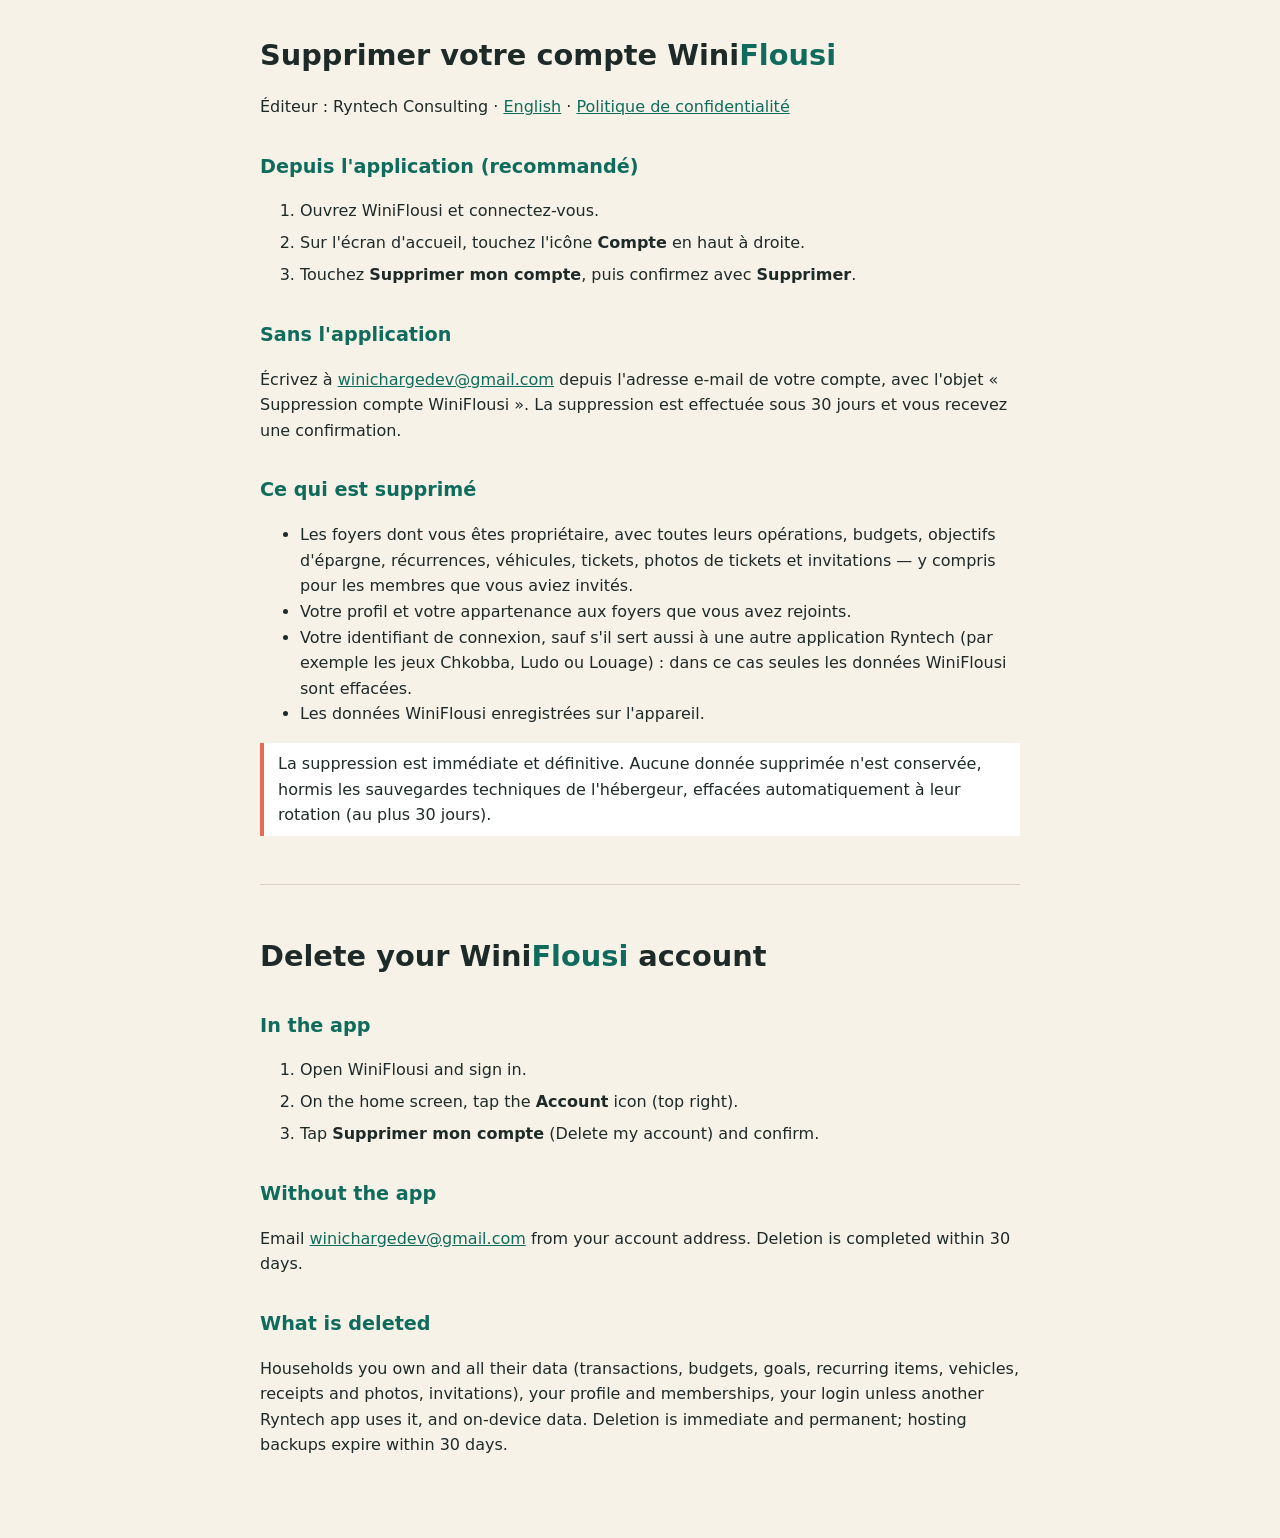
<file: winiflousi/delete-account.html>
<!doctype html>
<html lang="fr">
<head>
<meta charset="utf-8">
<meta name="viewport" content="width=device-width, initial-scale=1">
<title>WiniFlousi – Supprimer votre compte</title>
<style>
  :root { --ink:#1E2A28; --green:#0F6B5B; --coral:#E86955; --cream:#F7F2E8; --muted:#687873; }
  body { margin:0; background:var(--cream); color:var(--ink); font:16px/1.6 system-ui, -apple-system, "Segoe UI", Roboto, sans-serif; }
  main { max-width:760px; margin:0 auto; padding:32px 16px 64px; }
  h1 { font-size:1.8rem; margin:0 0 1rem; } h1 span { color:var(--green); }
  h2 { font-size:1.2rem; margin-top:2rem; color:var(--green); }
  ol li { margin-bottom:.4rem; }
  .warn { border-left:4px solid var(--coral); padding:8px 14px; background:#fff; }
  a { color:var(--green); }
  hr { border:0; border-top:1px solid #d9d3c6; margin:3rem 0; }
</style>
</head>
<body>
<main>
<h1>Supprimer votre compte Wini<span>Flousi</span></h1>
<p>Éditeur : Ryntech Consulting · <a href="#en">English</a> · <a href="privacy.html">Politique de confidentialité</a></p>

<h2>Depuis l'application (recommandé)</h2>
<ol>
  <li>Ouvrez WiniFlousi et connectez-vous.</li>
  <li>Sur l'écran d'accueil, touchez l'icône <strong>Compte</strong> en haut à droite.</li>
  <li>Touchez <strong>Supprimer mon compte</strong>, puis confirmez avec <strong>Supprimer</strong>.</li>
</ol>

<h2>Sans l'application</h2>
<p>Écrivez à <a href="mailto:winichargedev@gmail.com?subject=Suppression%20compte%20WiniFlousi">winichargedev@gmail.com</a> depuis l'adresse e-mail de votre compte, avec l'objet « Suppression compte WiniFlousi ». La suppression est effectuée sous 30 jours et vous recevez une confirmation.</p>

<h2>Ce qui est supprimé</h2>
<ul>
  <li>Les foyers dont vous êtes propriétaire, avec toutes leurs opérations, budgets, objectifs d'épargne, récurrences, véhicules, tickets, photos de tickets et invitations — y compris pour les membres que vous aviez invités.</li>
  <li>Votre profil et votre appartenance aux foyers que vous avez rejoints.</li>
  <li>Votre identifiant de connexion, sauf s'il sert aussi à une autre application Ryntech (par exemple les jeux Chkobba, Ludo ou Louage) : dans ce cas seules les données WiniFlousi sont effacées.</li>
  <li>Les données WiniFlousi enregistrées sur l'appareil.</li>
</ul>
<p class="warn">La suppression est immédiate et définitive. Aucune donnée supprimée n'est conservée, hormis les sauvegardes techniques de l'hébergeur, effacées automatiquement à leur rotation (au plus 30 jours).</p>

<hr>

<h1 id="en">Delete your Wini<span>Flousi</span> account</h1>
<h2>In the app</h2>
<ol>
  <li>Open WiniFlousi and sign in.</li>
  <li>On the home screen, tap the <strong>Account</strong> icon (top right).</li>
  <li>Tap <strong>Supprimer mon compte</strong> (Delete my account) and confirm.</li>
</ol>
<h2>Without the app</h2>
<p>Email <a href="mailto:winichargedev@gmail.com?subject=WiniFlousi%20account%20deletion">winichargedev@gmail.com</a> from your account address. Deletion is completed within 30 days.</p>
<h2>What is deleted</h2>
<p>Households you own and all their data (transactions, budgets, goals, recurring items, vehicles, receipts and photos, invitations), your profile and memberships, your login unless another Ryntech app uses it, and on-device data. Deletion is immediate and permanent; hosting backups expire within 30 days.</p>
</main>
</body>
</html>
</file>
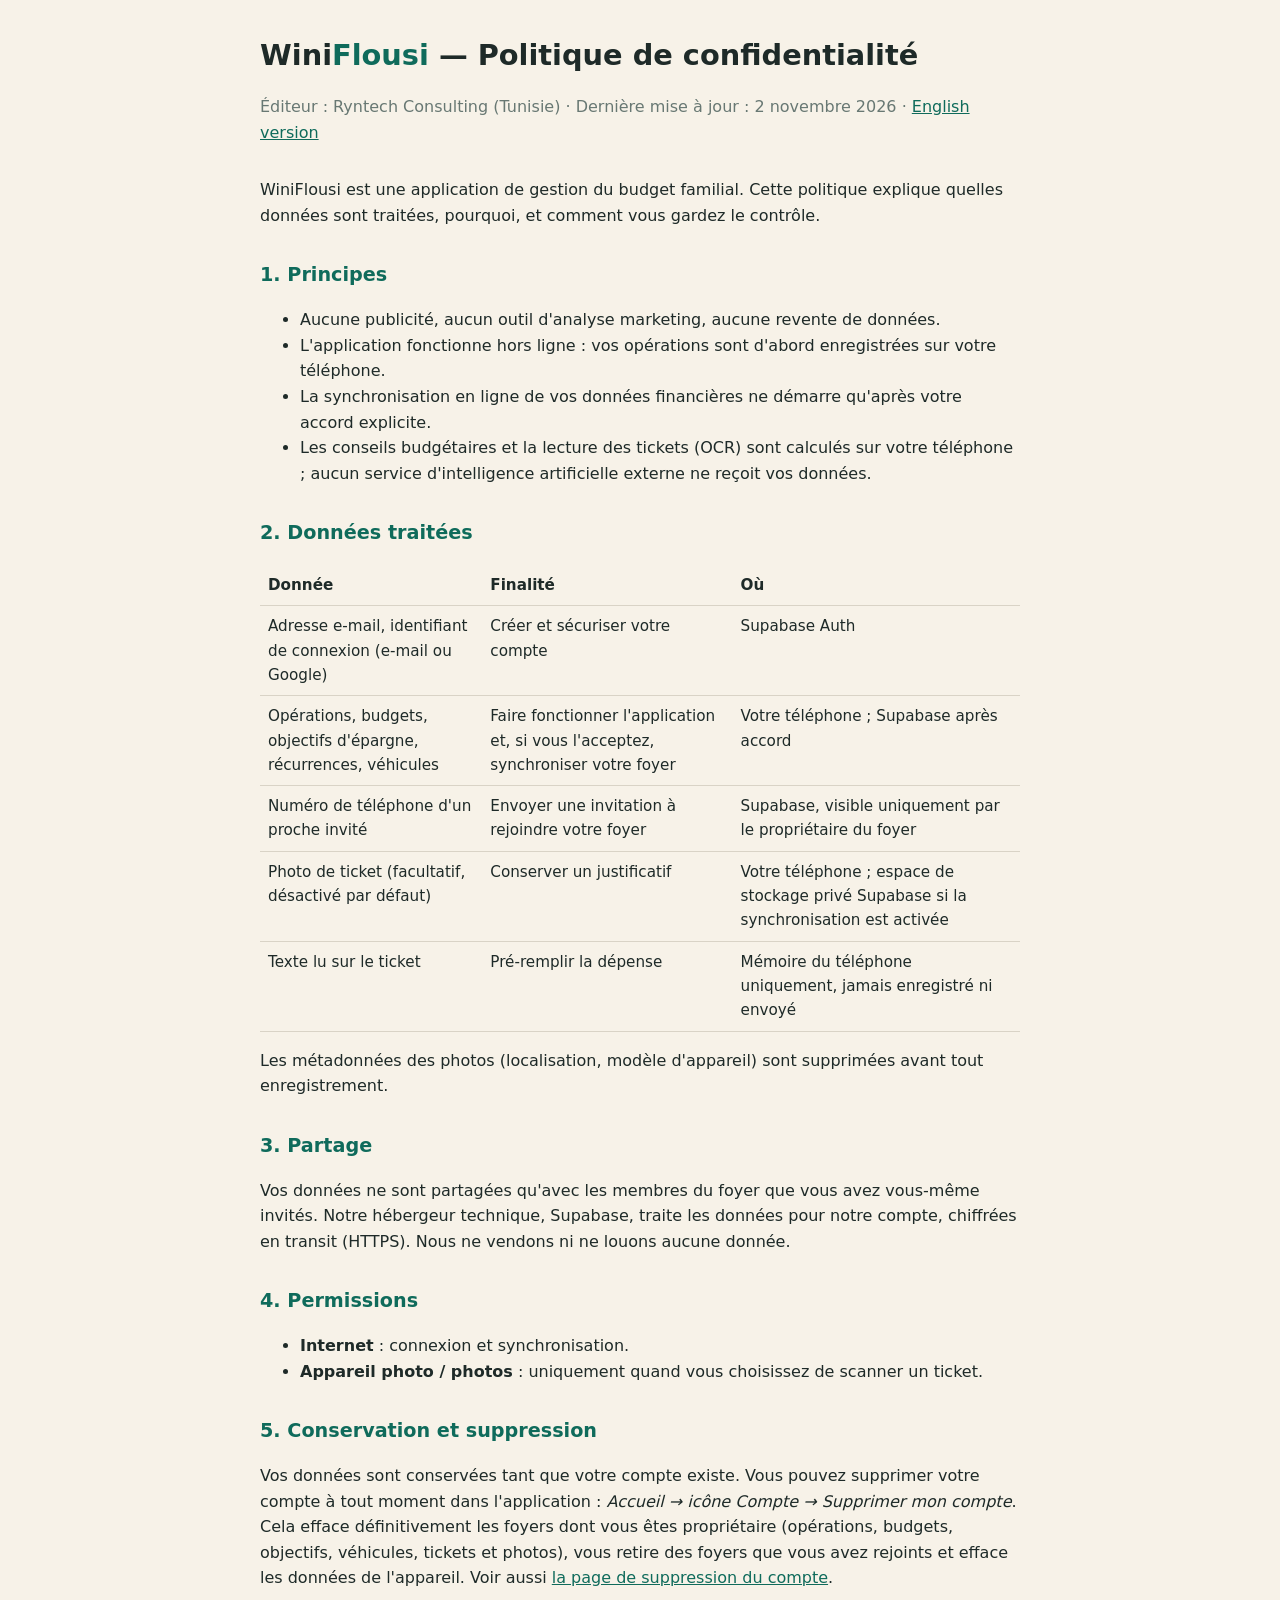
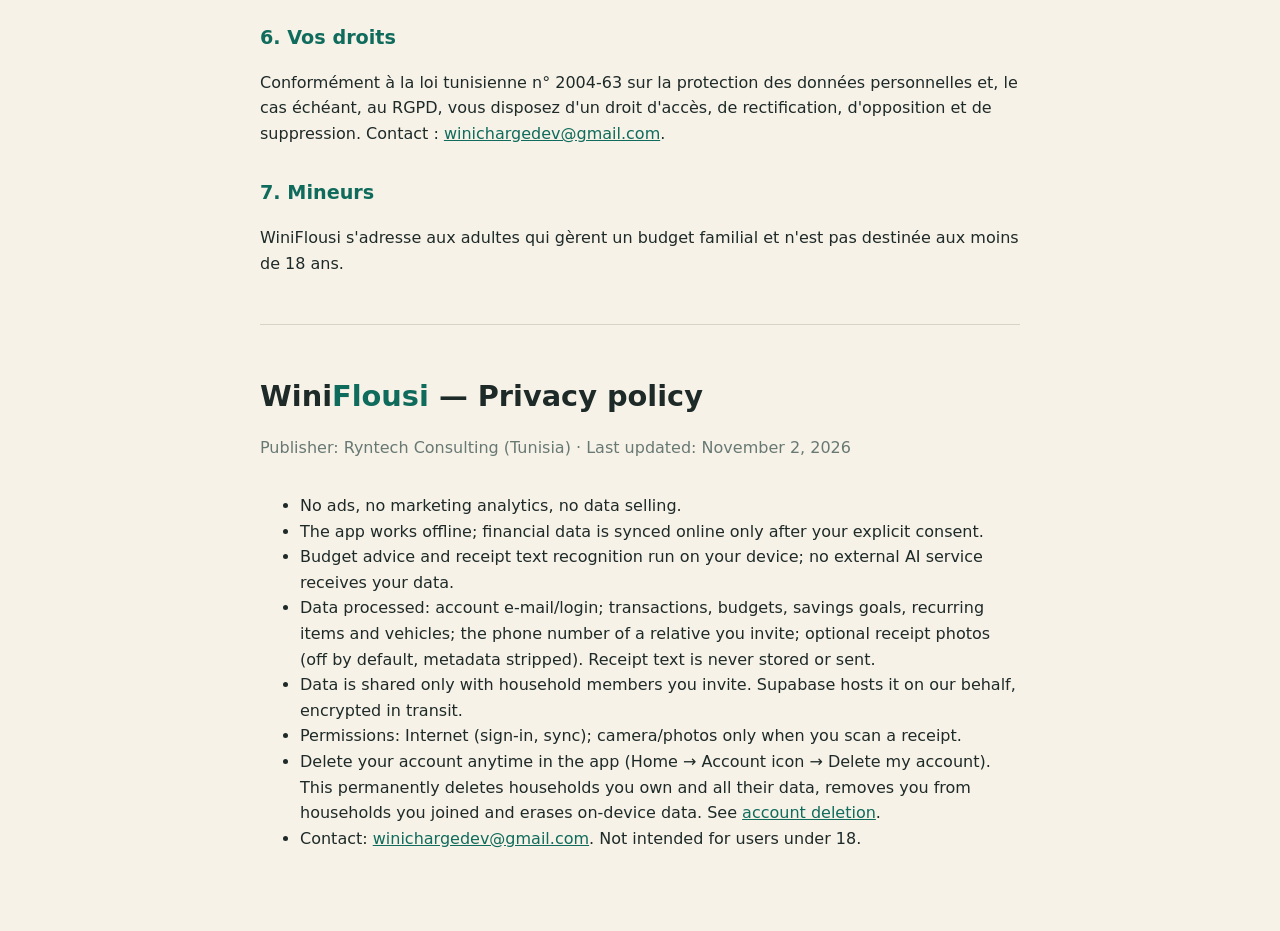
<file: winiflousi/privacy.html>
<!doctype html>
<html lang="fr">
<head>
<meta charset="utf-8">
<meta name="viewport" content="width=device-width, initial-scale=1">
<title>WiniFlousi – Politique de confidentialité</title>
<style>
  :root { --ink:#1E2A28; --green:#0F6B5B; --cream:#F7F2E8; --muted:#687873; }
  body { margin:0; background:var(--cream); color:var(--ink); font:16px/1.6 system-ui, -apple-system, "Segoe UI", Roboto, sans-serif; }
  main { max-width:760px; margin:0 auto; padding:32px 16px 64px; }
  h1 { font-size:1.8rem; margin:0 0 4px; } h1 span { color:var(--green); }
  h2 { font-size:1.2rem; margin-top:2rem; color:var(--green); }
  .meta { color:var(--muted); margin-bottom:2rem; }
  table { width:100%; border-collapse:collapse; font-size:.95rem; }
  th, td { text-align:left; padding:8px; border-bottom:1px solid #d9d3c6; vertical-align:top; }
  a { color:var(--green); }
  hr { border:0; border-top:1px solid #d9d3c6; margin:3rem 0; }
</style>
</head>
<body>
<main>
<h1>Wini<span>Flousi</span> — Politique de confidentialité</h1>
<p class="meta">Éditeur : Ryntech Consulting (Tunisie) · Dernière mise à jour : 2 novembre 2026 · <a href="#en">English version</a></p>

<p>WiniFlousi est une application de gestion du budget familial. Cette politique explique quelles données sont traitées, pourquoi, et comment vous gardez le contrôle.</p>

<h2>1. Principes</h2>
<ul>
  <li>Aucune publicité, aucun outil d'analyse marketing, aucune revente de données.</li>
  <li>L'application fonctionne hors ligne : vos opérations sont d'abord enregistrées sur votre téléphone.</li>
  <li>La synchronisation en ligne de vos données financières ne démarre qu'après votre accord explicite.</li>
  <li>Les conseils budgétaires et la lecture des tickets (OCR) sont calculés sur votre téléphone ; aucun service d'intelligence artificielle externe ne reçoit vos données.</li>
</ul>

<h2>2. Données traitées</h2>
<table>
  <tr><th>Donnée</th><th>Finalité</th><th>Où</th></tr>
  <tr><td>Adresse e-mail, identifiant de connexion (e-mail ou Google)</td><td>Créer et sécuriser votre compte</td><td>Supabase Auth</td></tr>
  <tr><td>Opérations, budgets, objectifs d'épargne, récurrences, véhicules</td><td>Faire fonctionner l'application et, si vous l'acceptez, synchroniser votre foyer</td><td>Votre téléphone ; Supabase après accord</td></tr>
  <tr><td>Numéro de téléphone d'un proche invité</td><td>Envoyer une invitation à rejoindre votre foyer</td><td>Supabase, visible uniquement par le propriétaire du foyer</td></tr>
  <tr><td>Photo de ticket (facultatif, désactivé par défaut)</td><td>Conserver un justificatif</td><td>Votre téléphone ; espace de stockage privé Supabase si la synchronisation est activée</td></tr>
  <tr><td>Texte lu sur le ticket</td><td>Pré-remplir la dépense</td><td>Mémoire du téléphone uniquement, jamais enregistré ni envoyé</td></tr>
</table>
<p>Les métadonnées des photos (localisation, modèle d'appareil) sont supprimées avant tout enregistrement.</p>

<h2>3. Partage</h2>
<p>Vos données ne sont partagées qu'avec les membres du foyer que vous avez vous-même invités. Notre hébergeur technique, Supabase, traite les données pour notre compte, chiffrées en transit (HTTPS). Nous ne vendons ni ne louons aucune donnée.</p>

<h2>4. Permissions</h2>
<ul>
  <li><strong>Internet</strong> : connexion et synchronisation.</li>
  <li><strong>Appareil photo / photos</strong> : uniquement quand vous choisissez de scanner un ticket.</li>
</ul>

<h2>5. Conservation et suppression</h2>
<p>Vos données sont conservées tant que votre compte existe. Vous pouvez supprimer votre compte à tout moment dans l'application : <em>Accueil → icône Compte → Supprimer mon compte</em>. Cela efface définitivement les foyers dont vous êtes propriétaire (opérations, budgets, objectifs, véhicules, tickets et photos), vous retire des foyers que vous avez rejoints et efface les données de l'appareil. Voir aussi <a href="delete-account.html">la page de suppression du compte</a>.</p>

<h2>6. Vos droits</h2>
<p>Conformément à la loi tunisienne n° 2004-63 sur la protection des données personnelles et, le cas échéant, au RGPD, vous disposez d'un droit d'accès, de rectification, d'opposition et de suppression. Contact : <a href="mailto:winichargedev@gmail.com">winichargedev@gmail.com</a>.</p>

<h2>7. Mineurs</h2>
<p>WiniFlousi s'adresse aux adultes qui gèrent un budget familial et n'est pas destinée aux moins de 18 ans.</p>

<hr>

<h1 id="en">Wini<span>Flousi</span> — Privacy policy</h1>
<p class="meta">Publisher: Ryntech Consulting (Tunisia) · Last updated: November 2, 2026</p>
<ul>
  <li>No ads, no marketing analytics, no data selling.</li>
  <li>The app works offline; financial data is synced online only after your explicit consent.</li>
  <li>Budget advice and receipt text recognition run on your device; no external AI service receives your data.</li>
  <li>Data processed: account e-mail/login; transactions, budgets, savings goals, recurring items and vehicles; the phone number of a relative you invite; optional receipt photos (off by default, metadata stripped). Receipt text is never stored or sent.</li>
  <li>Data is shared only with household members you invite. Supabase hosts it on our behalf, encrypted in transit.</li>
  <li>Permissions: Internet (sign-in, sync); camera/photos only when you scan a receipt.</li>
  <li>Delete your account anytime in the app (Home → Account icon → Delete my account). This permanently deletes households you own and all their data, removes you from households you joined and erases on-device data. See <a href="delete-account.html">account deletion</a>.</li>
  <li>Contact: <a href="mailto:winichargedev@gmail.com">winichargedev@gmail.com</a>. Not intended for users under 18.</li>
</ul>
</main>
</body>
</html>
</file>
<file: styles.css>
:root {
  color-scheme: light;
  --white: #ffffff;
  --green: #16a34a;
  --green-dark: #0f713b;
  --green-soft: #dcfce7;
  --ink: #17251b;
  --muted: #66736a;
  --border: #b9d9c3;
  --shadow: 0 18px 45px rgba(23, 37, 27, 0.1);
  --radius-large: 1.5rem;
  --radius-medium: 1rem;
  --content-width: 72rem;
}

*,
*::before,
*::after {
  box-sizing: border-box;
}

html {
  scroll-behavior: smooth;
}

body {
  margin: 0;
  background: var(--white);
  color: var(--ink);
  font-family:
    Inter, ui-sans-serif, system-ui, -apple-system, BlinkMacSystemFont, "Segoe UI",
    sans-serif;
  font-size: 1rem;
  line-height: 1.65;
}

a {
  color: var(--green-dark);
  font-weight: 650;
  text-decoration-thickness: 0.1em;
  text-underline-offset: 0.18em;
}

a:hover {
  text-decoration-thickness: 0.16em;
}

:focus-visible {
  outline: 3px solid var(--ink);
  outline-offset: 3px;
}

.skip-link {
  position: fixed;
  top: 0.75rem;
  left: 0.75rem;
  z-index: 100;
  padding: 0.7rem 1rem;
  border-radius: 0.6rem;
  background: var(--ink);
  color: var(--white);
  transform: translateY(-180%);
}

.skip-link:focus {
  transform: translateY(0);
}

.shell {
  width: min(calc(100% - 2rem), var(--content-width));
  margin-inline: auto;
}

.site-header {
  position: relative;
  z-index: 10;
  border-bottom: 1px solid var(--border);
  background: rgba(255, 255, 255, 0.98);
}

.header-inner {
  display: flex;
  min-height: 5rem;
  align-items: center;
  justify-content: space-between;
  gap: 1.25rem;
}

.brand {
  display: inline-flex;
  align-items: center;
  gap: 0.7rem;
  color: var(--ink);
  font-size: 1.08rem;
  font-weight: 800;
  text-decoration: none;
}

.brand-mark {
  display: grid;
  width: 2.35rem;
  height: 2.35rem;
  place-items: center;
  border-radius: 0.75rem;
  background: var(--green-dark);
  color: var(--white);
  font-weight: 850;
}

.site-nav ul {
  display: flex;
  margin: 0;
  padding: 0;
  align-items: center;
  gap: 0.35rem;
  list-style: none;
}

.site-nav a {
  display: inline-flex;
  min-height: 2.75rem;
  align-items: center;
  padding: 0.55rem 0.8rem;
  border-radius: 0.7rem;
  color: var(--ink);
  font-size: 0.94rem;
  text-decoration: none;
}

.site-nav a:hover,
.site-nav a[aria-current="page"] {
  background: var(--green-soft);
  color: var(--green-dark);
}

main:focus {
  outline: none;
}

.hero {
  padding-block: clamp(3.5rem, 8vw, 7rem);
  background:
    linear-gradient(135deg, rgba(220, 252, 231, 0.9), rgba(255, 255, 255, 0.45)),
    var(--white);
}

.hero-grid {
  display: grid;
  align-items: center;
  gap: clamp(2rem, 5vw, 4.5rem);
  grid-template-columns: minmax(0, 1.35fr) minmax(16rem, 0.65fr);
}

.eyebrow {
  margin: 0 0 0.8rem;
  color: var(--green-dark);
  font-size: 0.82rem;
  font-weight: 800;
  letter-spacing: 0.1em;
  text-transform: uppercase;
}

h1,
h2,
h3 {
  margin-top: 0;
  color: var(--ink);
  line-height: 1.18;
  text-wrap: balance;
}

h1 {
  max-width: 18ch;
  margin-bottom: 1.25rem;
  font-size: clamp(2.35rem, 6vw, 4.65rem);
  letter-spacing: -0.045em;
}

h1 .title-translation {
  display: block;
  margin-top: 0.65rem;
  color: var(--green-dark);
  font-size: 0.42em;
  letter-spacing: -0.015em;
}

h2 {
  margin-bottom: 0.9rem;
  font-size: clamp(1.55rem, 3vw, 2.25rem);
  letter-spacing: -0.025em;
}

h3 {
  margin-bottom: 0.55rem;
  font-size: 1.16rem;
}

p,
ul,
ol,
dl,
pre {
  margin-top: 0;
}

.lead {
  max-width: 63ch;
  color: #33483a;
  font-size: clamp(1.08rem, 2vw, 1.25rem);
}

.button-row {
  display: flex;
  flex-wrap: wrap;
  gap: 0.8rem;
  margin-top: 1.75rem;
}

.button {
  display: inline-flex;
  min-height: 3rem;
  align-items: center;
  justify-content: center;
  padding: 0.75rem 1.1rem;
  border: 2px solid var(--green-dark);
  border-radius: 0.75rem;
  background: var(--green-dark);
  color: var(--white);
  font-weight: 750;
  text-decoration: none;
}

.button:hover {
  background: #095b2e;
  color: var(--white);
}

.button:focus-visible {
  box-shadow: 0 0 0 5px var(--white);
}

.button-secondary {
  background: var(--white);
  color: var(--green-dark);
}

.button-secondary:hover {
  background: var(--green-soft);
  color: var(--green-dark);
}

.hero-panel,
.card,
.notice,
.email-panel {
  border: 1px solid var(--border);
  border-radius: var(--radius-medium);
  background: var(--white);
}

.hero-panel {
  padding: clamp(1.35rem, 4vw, 2rem);
  box-shadow: var(--shadow);
}

.hero-panel strong {
  display: block;
  margin-bottom: 0.35rem;
  color: var(--green-dark);
  font-size: 1.08rem;
}

.section {
  padding-block: clamp(3.5rem, 7vw, 5.5rem);
}

.section-soft {
  background: #f5fbf7;
}

.section-heading {
  max-width: 48rem;
  margin-bottom: 2rem;
}

.card-grid {
  display: grid;
  gap: 1rem;
  grid-template-columns: repeat(auto-fit, minmax(15rem, 1fr));
}

.card {
  padding: 1.35rem;
}

.card p:last-child,
.notice p:last-child,
.hero-panel p:last-child,
.email-panel p:last-child {
  margin-bottom: 0;
}

.card-label {
  display: inline-flex;
  margin-bottom: 1rem;
  padding: 0.2rem 0.65rem;
  border-radius: 999px;
  background: var(--green-soft);
  color: var(--green-dark);
  font-size: 0.8rem;
  font-weight: 800;
  letter-spacing: 0.04em;
  text-transform: uppercase;
}

.notice {
  margin-block: 1.5rem;
  padding: 1.15rem 1.25rem;
  border-left: 0.45rem solid var(--green);
  background: var(--green-soft);
}

.notice-critical {
  border-color: var(--green-dark);
  background: #effaf2;
  box-shadow: 0 8px 24px rgba(15, 113, 59, 0.12);
}

.notice-critical strong {
  display: block;
  margin-bottom: 0.35rem;
  color: var(--green-dark);
  font-size: clamp(1.1rem, 2.5vw, 1.35rem);
}

.document-hero {
  padding-block: clamp(2.75rem, 6vw, 5rem);
  border-bottom: 1px solid var(--border);
  background: linear-gradient(135deg, var(--green-soft), var(--white));
}

.document-hero h1 {
  max-width: 23ch;
  font-size: clamp(2.15rem, 5vw, 3.75rem);
}

.document-meta {
  display: flex;
  flex-wrap: wrap;
  gap: 0.5rem 1.25rem;
  color: var(--muted);
  font-size: 0.95rem;
}

.language-switcher {
  display: flex;
  flex-wrap: wrap;
  gap: 0.65rem;
  margin-top: 1.35rem;
}

.language-switcher a {
  display: inline-flex;
  min-height: 2.75rem;
  align-items: center;
  padding: 0.45rem 0.85rem;
  border: 1px solid var(--green-dark);
  border-radius: 999px;
  background: var(--white);
  text-decoration: none;
}

.prose {
  max-width: 52rem;
}

.prose > section {
  padding-top: 1rem;
  scroll-margin-top: 1rem;
}

.prose > section + section {
  margin-top: 4rem;
  padding-top: 4rem;
  border-top: 2px solid var(--border);
}

.prose h2 {
  margin-top: 0;
}

.prose h3 {
  margin-top: 2rem;
}

.prose li + li {
  margin-top: 0.55rem;
}

.prose code,
.code-line {
  overflow-wrap: anywhere;
  color: var(--ink);
  font-family: ui-monospace, SFMono-Regular, Consolas, "Liberation Mono", monospace;
}

.fact-list {
  display: grid;
  gap: 0.9rem;
  padding: 0;
  list-style: none;
}

.fact-list li {
  padding: 1rem;
  border-left: 0.3rem solid var(--green);
  background: #f5fbf7;
}

.email-panel {
  margin-block: 1.25rem;
  padding: 1.25rem;
}

.email-template {
  overflow-x: auto;
  margin-bottom: 0;
  padding: 1rem;
  border: 1px solid var(--border);
  border-radius: 0.7rem;
  background: #f5fbf7;
  color: var(--ink);
  font: inherit;
  white-space: pre-wrap;
}

.steps {
  padding-left: 1.35rem;
}

.updated {
  color: var(--muted);
  font-size: 0.92rem;
}

.site-footer {
  padding-block: 2rem;
  background: var(--ink);
  color: var(--white);
}

.footer-inner {
  display: flex;
  align-items: center;
  justify-content: space-between;
  gap: 1rem;
}

.site-footer p {
  margin: 0;
}

.site-footer a {
  color: var(--green-soft);
}

@media (max-width: 52rem) {
  .header-inner,
  .footer-inner {
    align-items: flex-start;
    flex-direction: column;
  }

  .header-inner {
    padding-block: 0.85rem;
  }

  .site-nav {
    width: 100%;
    overflow-x: auto;
  }

  .site-nav ul {
    width: max-content;
  }

  .hero-grid,
  .card-grid {
    grid-template-columns: 1fr;
  }
}

@media (max-width: 34rem) {
  .shell {
    width: min(calc(100% - 1.25rem), var(--content-width));
  }

  .button-row,
  .button {
    width: 100%;
  }

  .site-nav a {
    padding-inline: 0.65rem;
    font-size: 0.89rem;
  }
}

@media (prefers-reduced-motion: reduce) {
  html {
    scroll-behavior: auto;
  }
}

@media print {
  .skip-link,
  .site-header,
  .button-row,
  .language-switcher,
  .site-footer {
    display: none;
  }

  body {
    color: #000000;
    font-size: 11pt;
  }

  .document-hero,
  .section,
  .prose > section + section {
    margin: 0;
    padding-block: 1rem;
    background: transparent;
  }
}
</file>
